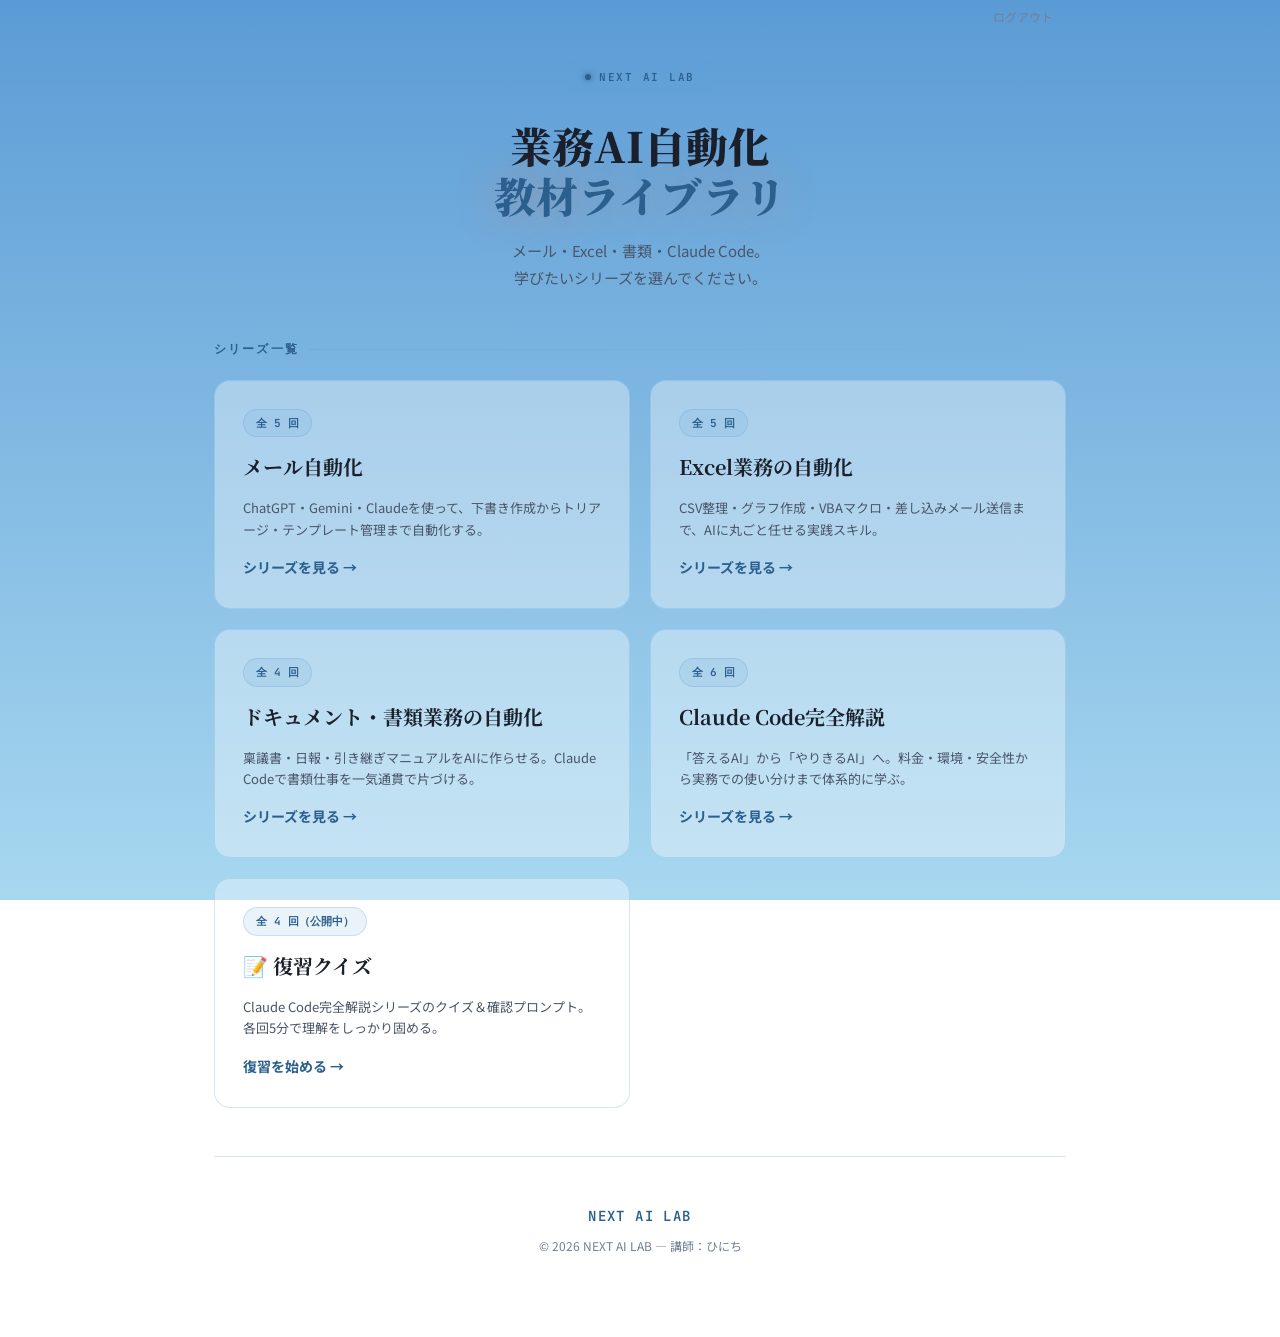
<file: index.html>
<!DOCTYPE html>
<html lang="ja">
<head>
  <meta charset="UTF-8">
  <meta name="viewport" content="width=device-width, initial-scale=1.0">
  <title>NEXT AI LAB 教材ライブラリ</title>
  <link rel="preconnect" href="https://fonts.googleapis.com">
  <link rel="preconnect" href="https://fonts.gstatic.com" crossorigin>
  <link href="https://fonts.googleapis.com/css2?family=Noto+Serif+JP:wght@400;700;900&family=Noto+Sans+JP:wght@300;400;500;700&family=JetBrains+Mono:wght@400;600&display=swap" rel="stylesheet">
  <link rel="stylesheet" href="style.css">
</head>
<body>
  <div class="wrapper wrapper--hub">
    <header>
      <a href="/api/logout" class="logout-link">ログアウト</a>
      <div class="label-badge"><span class="label-dot"></span>NEXT AI LAB</div>
      <h1>業務AI自動化<br><span>教材ライブラリ</span></h1>
      <p class="header-desc">メール・Excel・書類・Claude Code。<br>学びたいシリーズを選んでください。</p>
    </header>
    <section>
      <div class="section-title">シリーズ一覧</div>
      <div class="hub-grid">
        <a href="mail.html" class="hub-card">
          <span class="hub-card-badge">全 5 回</span>
          <div class="hub-card-title">メール自動化</div>
          <div class="hub-card-desc">ChatGPT・Gemini・Claudeを使って、下書き作成からトリアージ・テンプレート管理まで自動化する。</div>
          <span class="hub-card-cta">シリーズを見る →</span>
        </a>
        <a href="excel.html" class="hub-card">
          <span class="hub-card-badge">全 5 回</span>
          <div class="hub-card-title">Excel業務の自動化</div>
          <div class="hub-card-desc">CSV整理・グラフ作成・VBAマクロ・差し込みメール送信まで、AIに丸ごと任せる実践スキル。</div>
          <span class="hub-card-cta">シリーズを見る →</span>
        </a>
        <a href="doc.html" class="hub-card">
          <span class="hub-card-badge">全 4 回</span>
          <div class="hub-card-title">ドキュメント・書類業務の自動化</div>
          <div class="hub-card-desc">稟議書・日報・引き継ぎマニュアルをAIに作らせる。Claude Codeで書類仕事を一気通貫で片づける。</div>
          <span class="hub-card-cta">シリーズを見る →</span>
        </a>
        <a href="cc.html" class="hub-card">
          <span class="hub-card-badge">全 6 回</span>
          <div class="hub-card-title">Claude Code完全解説</div>
          <div class="hub-card-desc">「答えるAI」から「やりきるAI」へ。料金・環境・安全性から実務での使い分けまで体系的に学ぶ。</div>
          <span class="hub-card-cta">シリーズを見る →</span>
        </a>
        <a href="/review/" class="hub-card">
          <span class="hub-card-badge">全 4 回（公開中）</span>
          <div class="hub-card-title">📝 復習クイズ</div>
          <div class="hub-card-desc">Claude Code完全解説シリーズのクイズ＆確認プロンプト。各回5分で理解をしっかり固める。</div>
          <span class="hub-card-cta">復習を始める →</span>
        </a>
      </div>
    </section>
    <footer>
      <div class="footer-logo">NEXT AI LAB</div>
      <div class="footer-copy">&copy; 2026 NEXT AI LAB &mdash; 講師：ひにち</div>
    </footer>
  </div>
</body>
</html>
</file>
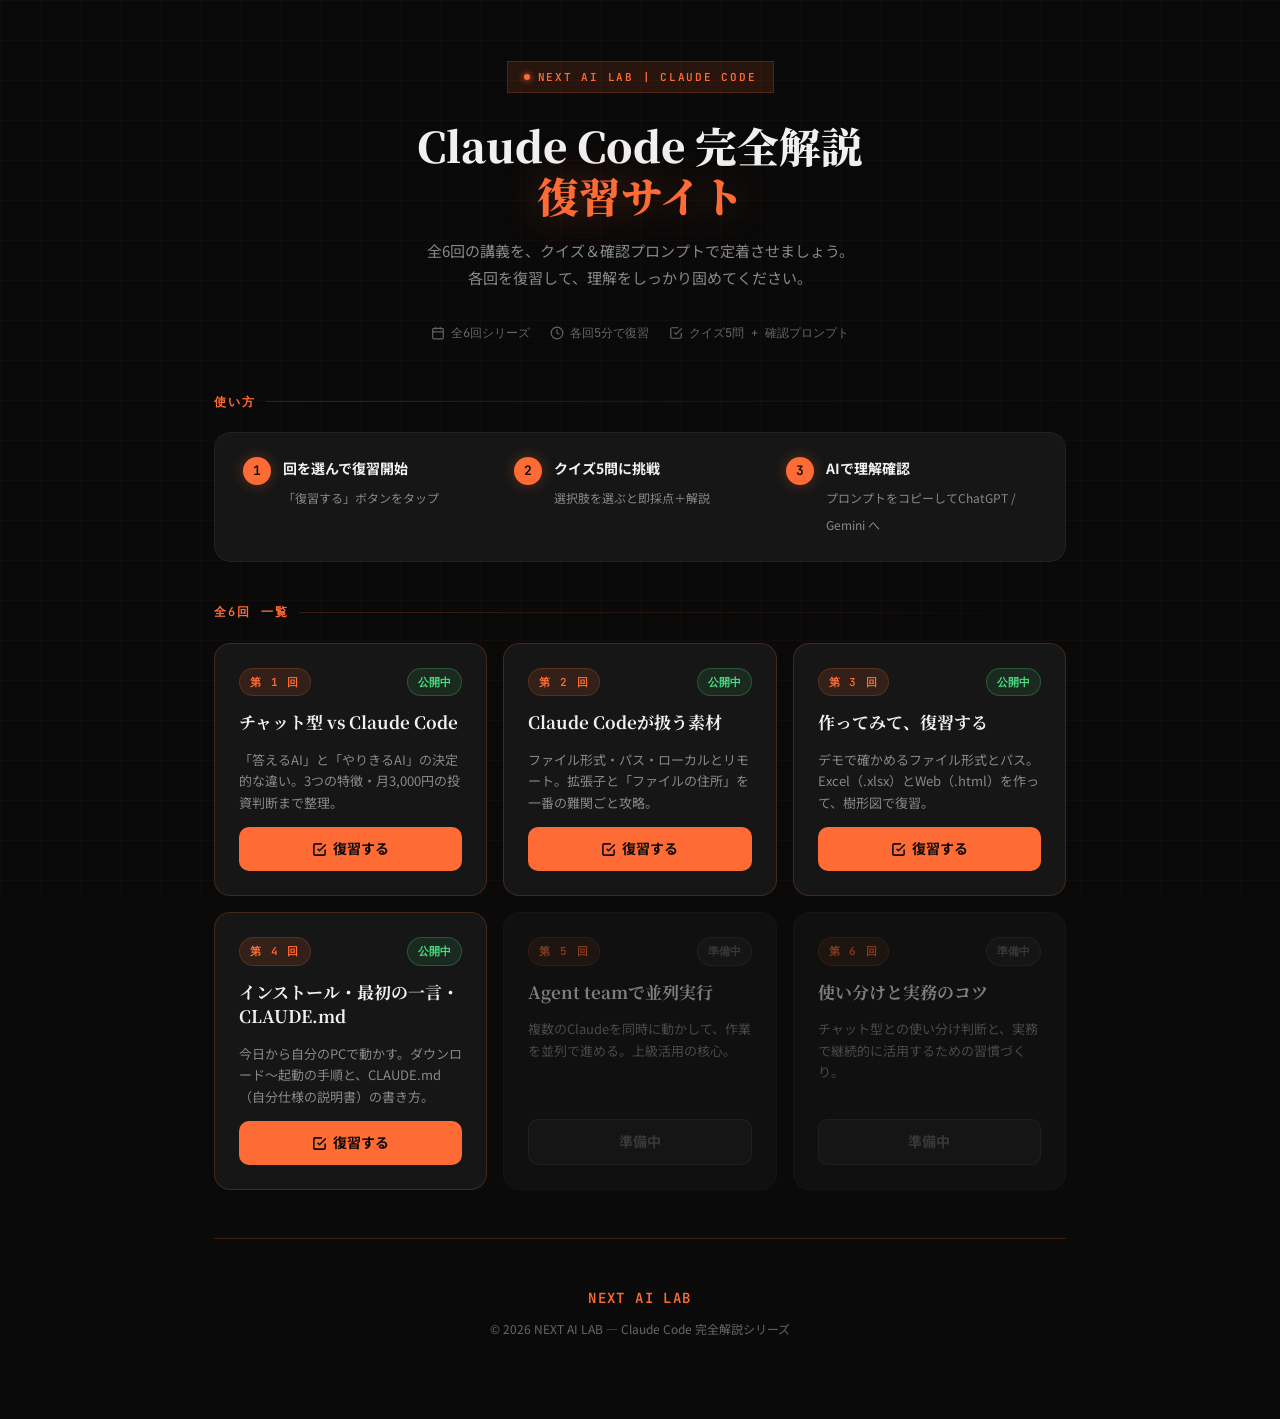
<file: review/index.html>
<!DOCTYPE html>
<html lang="ja">
<head>
  <meta charset="UTF-8">
  <meta name="viewport" content="width=device-width, initial-scale=1.0">
  <title>Claude Code 完全解説 復習サイト | NEXT AI LAB</title>
  <link rel="preconnect" href="https://fonts.googleapis.com">
  <link rel="preconnect" href="https://fonts.gstatic.com" crossorigin>
  <link href="https://fonts.googleapis.com/css2?family=Noto+Serif+JP:wght@400;700;900&family=Noto+Sans+JP:wght@300;400;500;700&family=JetBrains+Mono:wght@400;600&display=swap" rel="stylesheet">
  <style>
    *, *::before, *::after { box-sizing: border-box; margin: 0; padding: 0; }
    :root {
      --bg: #0A0A0A; --bg-card: #161616; --bg-card-hover: #1E1E1E;
      --border: rgba(255,107,53,0.2); --border-hover: rgba(255,107,53,0.55);
      --orange: #FF6B35; --orange-light: #FF8255; --orange-glow: rgba(255,107,53,0.12);
      --text: #F0F0F0; --text-muted: #888; --text-dim: #666;
      --success: #4ADE80;
      --font-serif: 'Noto Serif JP', Georgia, serif;
      --font-sans: 'Noto Sans JP', sans-serif;
      --font-mono: 'JetBrains Mono', 'Courier New', monospace;
    }
    html { scroll-behavior: smooth; }
    body { font-family: var(--font-sans); background: var(--bg); min-height: 100vh; color: var(--text); font-size: 16px; line-height: 1.7; overflow-x: hidden; }
    body::before { content: ''; position: fixed; inset: 0; background-image: linear-gradient(rgba(255,107,53,0.035) 1px, transparent 1px), linear-gradient(90deg, rgba(255,107,53,0.035) 1px, transparent 1px); background-size: 40px 40px; pointer-events: none; z-index: 0; }
    body::after { content: ''; position: fixed; inset: 0; background: repeating-linear-gradient(to bottom, transparent, transparent 2px, rgba(0,0,0,0.04) 2px, rgba(0,0,0,0.04) 4px); pointer-events: none; z-index: 0; }
    .wrapper { position: relative; z-index: 1; max-width: 900px; margin: 0 auto; padding: 0 24px 80px; }
    header { text-align: center; padding: 60px 0 48px; }
    .label-badge { display: inline-flex; align-items: center; gap: 8px; background: var(--orange-glow); border: 1px solid var(--border); color: var(--orange); font-family: var(--font-mono); font-size: 11px; font-weight: 600; letter-spacing: 0.16em; padding: 6px 16px; margin-bottom: 28px; text-transform: uppercase; }
    .label-dot { width: 6px; height: 6px; background: var(--orange); border-radius: 50%; box-shadow: 0 0 6px var(--orange); animation: dotPulse 2s ease-in-out infinite; }
    @keyframes dotPulse { 0%, 100% { opacity: 1; transform: scale(1); } 50% { opacity: 0.4; transform: scale(0.7); } }
    h1 { font-family: var(--font-serif); font-size: clamp(1.85rem, 4.2vw, 2.6rem); font-weight: 900; line-height: 1.2; margin-bottom: 16px; color: var(--text); }
    h1 span { color: var(--orange); text-shadow: 0 0 40px rgba(255,107,53,0.35); }
    .header-desc { font-size: 15px; color: var(--text-muted); max-width: 520px; margin: 0 auto; line-height: 1.8; }
    .series-meta { display: flex; align-items: center; justify-content: center; gap: 20px; margin-top: 32px; font-family: var(--font-mono); font-size: 12px; color: var(--text-dim); flex-wrap: wrap; }
    .series-meta-item { display: flex; align-items: center; gap: 6px; }
    .section-title { font-family: var(--font-mono); font-size: 12px; font-weight: 600; letter-spacing: 0.18em; text-transform: uppercase; color: var(--orange); margin-bottom: 20px; display: flex; align-items: center; gap: 10px; }
    .section-title::after { content: ''; flex: 1; height: 1px; background: linear-gradient(90deg, var(--border), transparent); }
    section { margin-bottom: 40px; }
    .howto { background: var(--bg-card); border: 1px solid #222; border-radius: 16px; padding: 24px 28px; margin-bottom: 40px; display: flex; flex-wrap: wrap; gap: 20px; }
    .howto-step { display: flex; align-items: flex-start; gap: 12px; flex: 1; min-width: 160px; }
    .howto-num { flex-shrink: 0; width: 28px; height: 28px; background: var(--orange); border-radius: 50%; display: flex; align-items: center; justify-content: center; font-family: var(--font-mono); font-size: 13px; font-weight: 600; color: #0A0A0A; box-shadow: 0 0 14px rgba(255,107,53,0.3); }
    .howto-text strong { display: block; font-size: 14px; font-weight: 700; color: var(--text); margin-bottom: 2px; }
    .howto-text span { font-size: 12px; color: var(--text-muted); }
    .cards-grid { display: grid; grid-template-columns: repeat(auto-fill, minmax(260px, 1fr)); gap: 16px; }
    .lesson-card { background: var(--bg-card); border: 1px solid #222; border-radius: 16px; padding: 24px; display: flex; flex-direction: column; gap: 14px; transition: border-color 0.2s, background 0.2s, transform 0.2s, box-shadow 0.2s; position: relative; overflow: hidden; }
    .lesson-card::before { content: ''; position: absolute; top: 0; left: 0; right: 0; height: 3px; background: var(--orange); box-shadow: 0 0 12px var(--orange); opacity: 0; transition: opacity 0.2s; }
    .lesson-card.active { cursor: pointer; border-color: var(--border); }
    .lesson-card.active:hover { border-color: var(--border-hover); background: var(--bg-card-hover); transform: translateY(-3px); box-shadow: 0 12px 40px rgba(255,107,53,0.12); }
    .lesson-card.active:hover::before { opacity: 1; }
    .lesson-card.inactive { opacity: 0.5; }
    .card-top { display: flex; align-items: center; justify-content: space-between; }
    .lesson-num { font-family: var(--font-mono); font-size: 11px; font-weight: 600; letter-spacing: 0.12em; color: var(--orange); background: var(--orange-glow); border: 1px solid var(--border); padding: 4px 10px; border-radius: 100px; }
    .badge-ready { font-family: var(--font-mono); font-size: 11px; font-weight: 600; color: var(--success); background: rgba(74,222,128,0.1); border: 1px solid rgba(74,222,128,0.25); padding: 4px 10px; border-radius: 100px; }
    .badge-soon { font-family: var(--font-mono); font-size: 11px; font-weight: 600; color: var(--text-dim); background: rgba(136,136,136,0.1); border: 1px solid rgba(136,136,136,0.2); padding: 4px 10px; border-radius: 100px; }
    .card-title { font-family: var(--font-serif); font-size: 17px; font-weight: 700; color: var(--text); line-height: 1.45; }
    .card-desc { font-size: 13px; color: var(--text-muted); line-height: 1.65; flex: 1; }
    .card-cta { display: inline-flex; align-items: center; gap: 6px; background: var(--orange); color: #0A0A0A; font-family: var(--font-sans); font-size: 14px; font-weight: 700; padding: 10px 20px; border-radius: 10px; text-decoration: none; border: none; cursor: pointer; transition: background 0.2s, transform 0.15s, box-shadow 0.2s; width: 100%; justify-content: center; }
    .card-cta:hover { background: var(--orange-light); transform: translateY(-1px); box-shadow: 0 6px 18px rgba(255,107,53,0.3); }
    .card-cta-disabled { display: inline-flex; align-items: center; justify-content: center; background: rgba(136,136,136,0.1); color: var(--text-dim); font-family: var(--font-sans); font-size: 14px; font-weight: 700; padding: 10px 20px; border-radius: 10px; border: 1px solid rgba(136,136,136,0.2); width: 100%; cursor: not-allowed; }
    footer { text-align: center; padding-top: 48px; margin-top: 48px; border-top: 1px solid var(--border); }
    .footer-logo { font-family: var(--font-mono); font-size: 14px; font-weight: 600; letter-spacing: 0.1em; color: var(--orange); margin-bottom: 8px; }
    .footer-copy { font-size: 12px; color: var(--text-dim); }
    @media (max-width: 600px) { .cards-grid { grid-template-columns: 1fr; } .howto { flex-direction: column; } header { padding: 40px 0 32px; } .series-meta { gap: 12px; } }
  </style>
</head>
<body>
  <div class="wrapper">
    <header>
      <div class="label-badge"><span class="label-dot"></span>NEXT AI LAB | Claude Code</div>
      <h1>Claude Code 完全解説<br><span>復習サイト</span></h1>
      <p class="header-desc">全6回の講義を、クイズ＆確認プロンプトで定着させましょう。<br>各回を復習して、理解をしっかり固めてください。</p>
      <div class="series-meta">
        <span class="series-meta-item"><svg width="14" height="14" viewBox="0 0 24 24" fill="none" stroke="currentColor" stroke-width="2"><rect x="3" y="4" width="18" height="18" rx="2"/><line x1="16" y1="2" x2="16" y2="6"/><line x1="8" y1="2" x2="8" y2="6"/><line x1="3" y1="10" x2="21" y2="10"/></svg>全6回シリーズ</span>
        <span class="series-meta-item"><svg width="14" height="14" viewBox="0 0 24 24" fill="none" stroke="currentColor" stroke-width="2"><circle cx="12" cy="12" r="10"/><polyline points="12 6 12 12 16 14"/></svg>各回5分で復習</span>
        <span class="series-meta-item"><svg width="14" height="14" viewBox="0 0 24 24" fill="none" stroke="currentColor" stroke-width="2"><path d="M9 11l3 3L22 4"/><path d="M21 12v7a2 2 0 01-2 2H5a2 2 0 01-2-2V5a2 2 0 012-2h11"/></svg>クイズ5問 + 確認プロンプト</span>
      </div>
    </header>
    <section>
      <div class="section-title">使い方</div>
      <div class="howto">
        <div class="howto-step"><div class="howto-num">1</div><div class="howto-text"><strong>回を選んで復習開始</strong><span>「復習する」ボタンをタップ</span></div></div>
        <div class="howto-step"><div class="howto-num">2</div><div class="howto-text"><strong>クイズ5問に挑戦</strong><span>選択肢を選ぶと即採点＋解説</span></div></div>
        <div class="howto-step"><div class="howto-num">3</div><div class="howto-text"><strong>AIで理解確認</strong><span>プロンプトをコピーしてChatGPT / Gemini へ</span></div></div>
      </div>
    </section>
    <section>
      <div class="section-title">全6回 一覧</div>
      <div class="cards-grid">
        <div class="lesson-card active">
          <div class="card-top"><span class="lesson-num">第 1 回</span><span class="badge-ready">公開中</span></div>
          <div class="card-title">チャット型 vs Claude Code</div>
          <div class="card-desc">「答えるAI」と「やりきるAI」の決定的な違い。3つの特徴・月3,000円の投資判断まで整理。</div>
          <a href="p1.html" class="card-cta"><svg width="15" height="15" viewBox="0 0 24 24" fill="none" stroke="currentColor" stroke-width="2.5"><path d="M9 11l3 3L22 4"/><path d="M21 12v7a2 2 0 01-2 2H5a2 2 0 01-2-2V5a2 2 0 012-2h11"/></svg>復習する</a>
        </div>
        <div class="lesson-card active">
          <div class="card-top"><span class="lesson-num">第 2 回</span><span class="badge-ready">公開中</span></div>
          <div class="card-title">Claude Codeが扱う素材</div>
          <div class="card-desc">ファイル形式・パス・ローカルとリモート。拡張子と「ファイルの住所」を一番の難関ごと攻略。</div>
          <a href="p2.html" class="card-cta"><svg width="15" height="15" viewBox="0 0 24 24" fill="none" stroke="currentColor" stroke-width="2.5"><path d="M9 11l3 3L22 4"/><path d="M21 12v7a2 2 0 01-2 2H5a2 2 0 01-2-2V5a2 2 0 012-2h11"/></svg>復習する</a>
        </div>
        <div class="lesson-card active">
          <div class="card-top"><span class="lesson-num">第 3 回</span><span class="badge-ready">公開中</span></div>
          <div class="card-title">作ってみて、復習する</div>
          <div class="card-desc">デモで確かめるファイル形式とパス。Excel（.xlsx）とWeb（.html）を作って、樹形図で復習。</div>
          <a href="p3.html" class="card-cta"><svg width="15" height="15" viewBox="0 0 24 24" fill="none" stroke="currentColor" stroke-width="2.5"><path d="M9 11l3 3L22 4"/><path d="M21 12v7a2 2 0 01-2 2H5a2 2 0 01-2-2V5a2 2 0 012-2h11"/></svg>復習する</a>
        </div>
        <div class="lesson-card active">
          <div class="card-top"><span class="lesson-num">第 4 回</span><span class="badge-ready">公開中</span></div>
          <div class="card-title">インストール・最初の一言・CLAUDE.md</div>
          <div class="card-desc">今日から自分のPCで動かす。ダウンロード〜起動の手順と、CLAUDE.md（自分仕様の説明書）の書き方。</div>
          <a href="p4.html" class="card-cta"><svg width="15" height="15" viewBox="0 0 24 24" fill="none" stroke="currentColor" stroke-width="2.5"><path d="M9 11l3 3L22 4"/><path d="M21 12v7a2 2 0 01-2 2H5a2 2 0 01-2-2V5a2 2 0 012-2h11"/></svg>復習する</a>
        </div>
        <div class="lesson-card inactive">
          <div class="card-top"><span class="lesson-num">第 5 回</span><span class="badge-soon">準備中</span></div>
          <div class="card-title">Agent teamで並列実行</div>
          <div class="card-desc">複数のClaudeを同時に動かして、作業を並列で進める。上級活用の核心。</div>
          <span class="card-cta-disabled">準備中</span>
        </div>
        <div class="lesson-card inactive">
          <div class="card-top"><span class="lesson-num">第 6 回</span><span class="badge-soon">準備中</span></div>
          <div class="card-title">使い分けと実務のコツ</div>
          <div class="card-desc">チャット型との使い分け判断と、実務で継続的に活用するための習慣づくり。</div>
          <span class="card-cta-disabled">準備中</span>
        </div>
      </div>
    </section>
    <footer>
      <div class="footer-logo">NEXT AI LAB</div>
      <div class="footer-copy">&copy; 2026 NEXT AI LAB &mdash; Claude Code 完全解説シリーズ</div>
    </footer>
  </div>
</body>
</html>
</file>
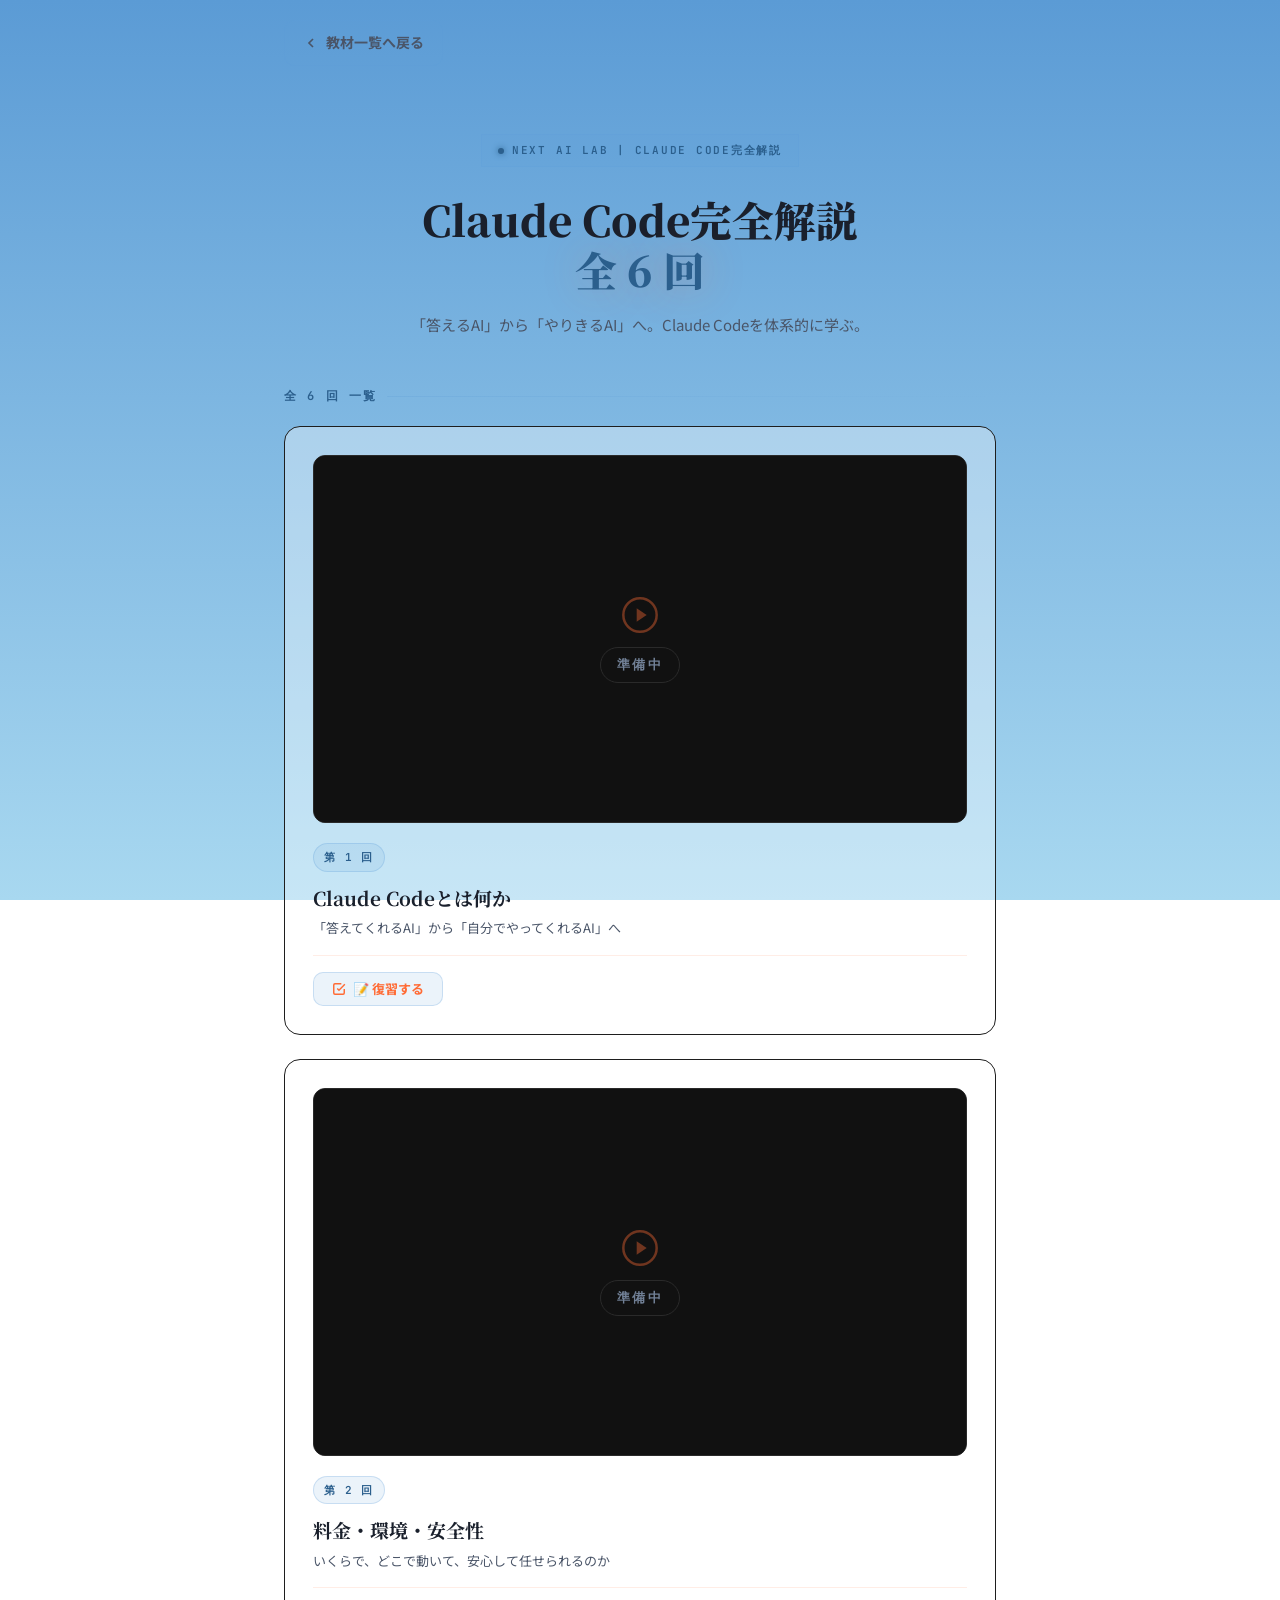
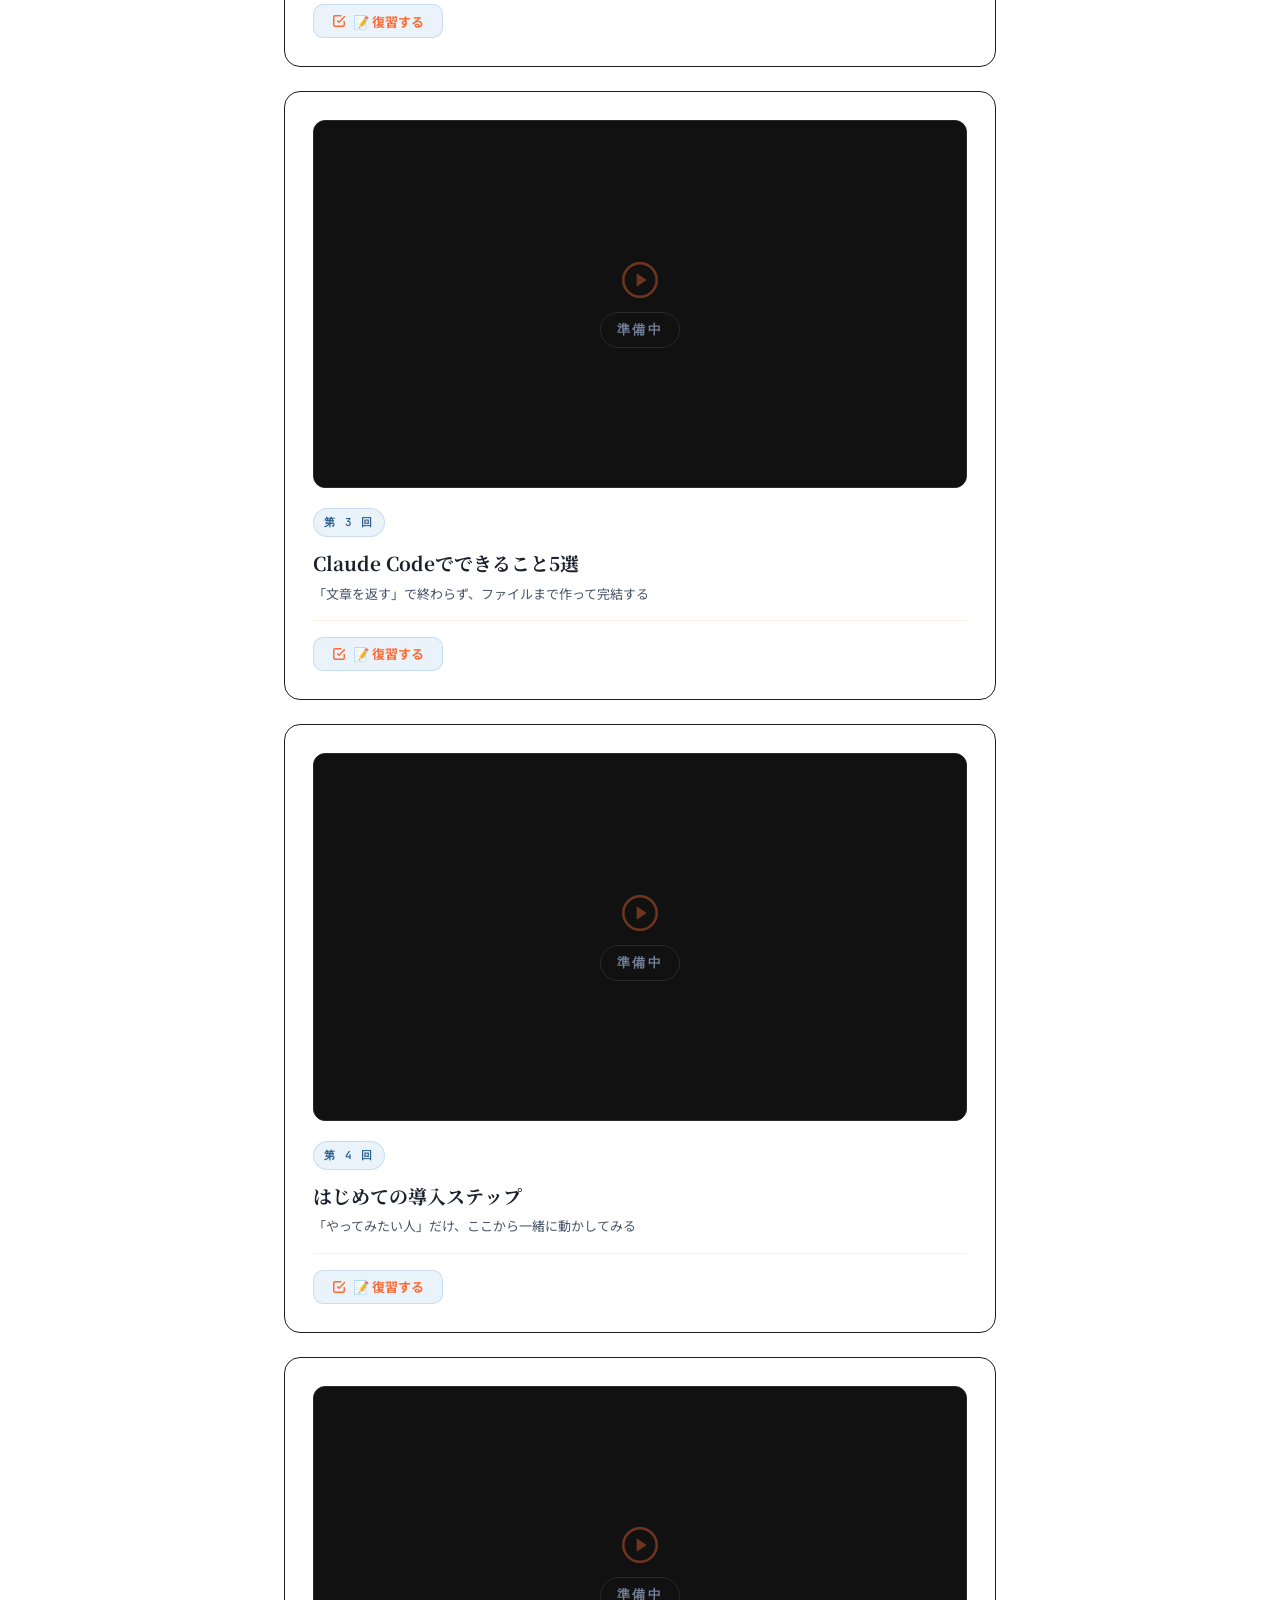
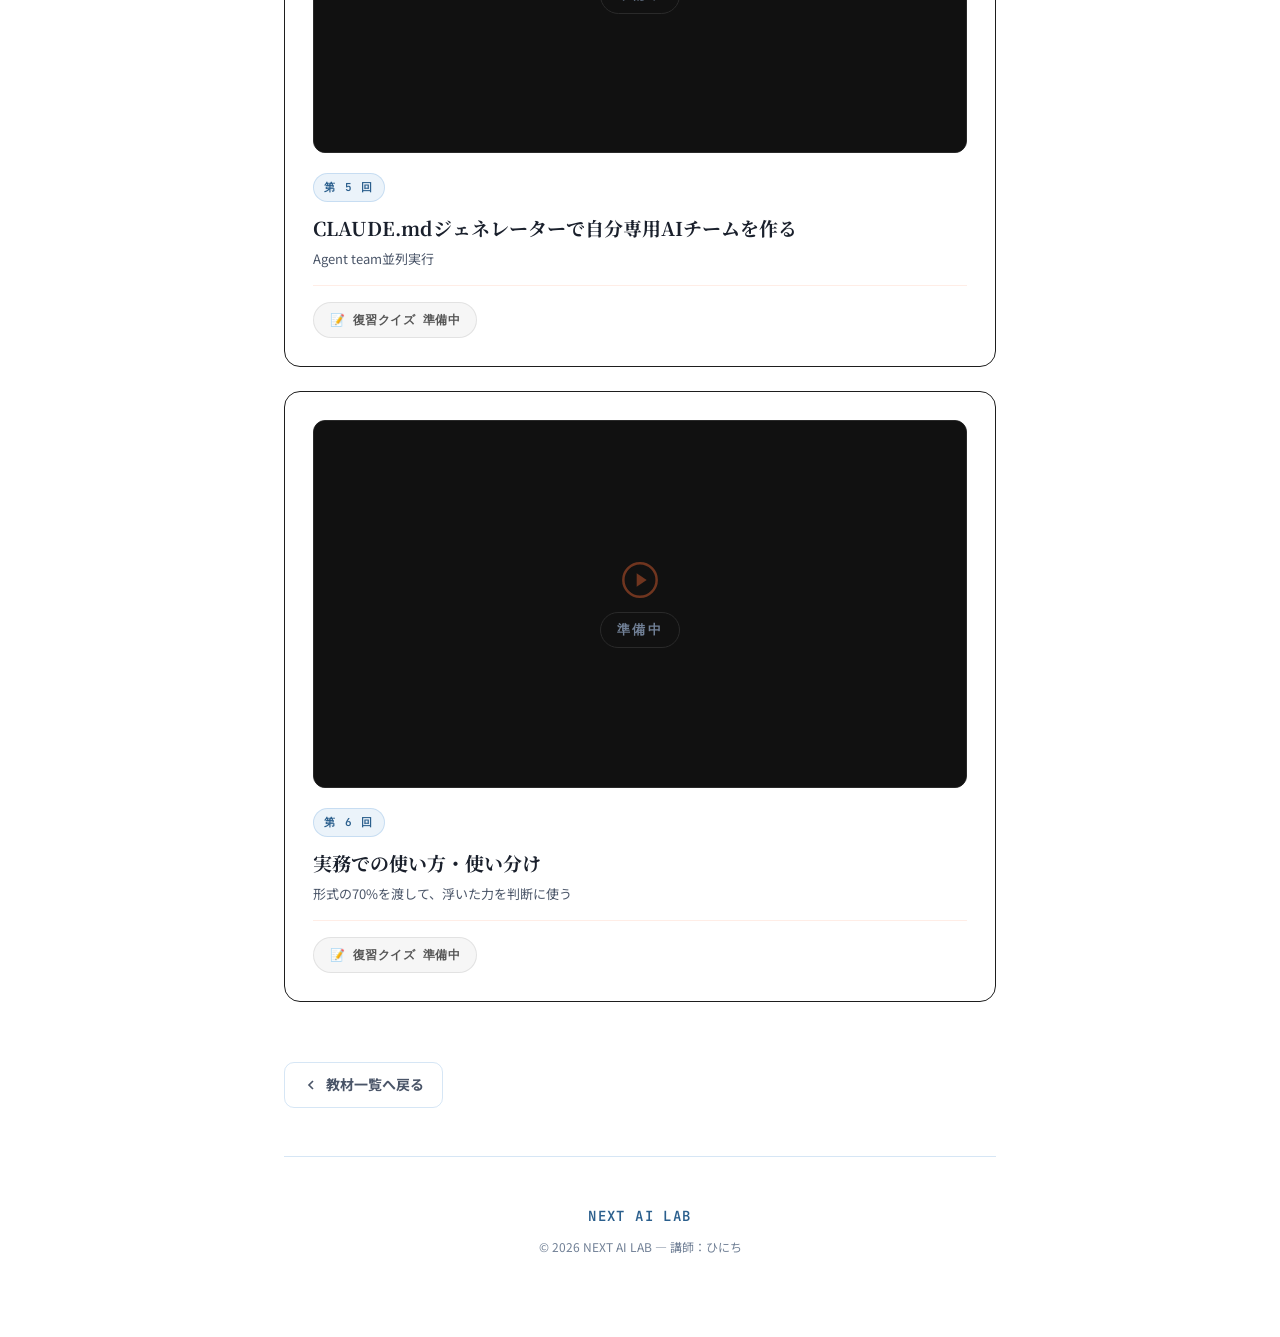
<file: cc.html>
<!DOCTYPE html>
<html lang="ja">
<head>
  <meta charset="UTF-8">
  <meta name="viewport" content="width=device-width, initial-scale=1.0">
  <title>Claude Code完全解説 全6回 | NEXT AI LAB</title>
  <link rel="preconnect" href="https://fonts.googleapis.com">
  <link rel="preconnect" href="https://fonts.gstatic.com" crossorigin>
  <link href="https://fonts.googleapis.com/css2?family=Noto+Serif+JP:wght@400;700;900&family=Noto+Sans+JP:wght@300;400;500;700&family=JetBrains+Mono:wght@400;600&display=swap" rel="stylesheet">
  <link rel="stylesheet" href="style.css">
</head>
<body>
  <div class="wrapper wrapper--series">
    <div class="back-nav">
      <a href="index.html"><svg width="16" height="16" viewBox="0 0 24 24" fill="none" stroke="currentColor" stroke-width="2.5"><polyline points="15 18 9 12 15 6"/></svg>教材一覧へ戻る</a>
    </div>
    <header>
      <div class="label-badge"><span class="label-dot"></span>NEXT AI LAB | Claude Code完全解説</div>
      <h1>Claude Code完全解説<br><span>全 6 回</span></h1>
      <p class="header-desc">「答えるAI」から「やりきるAI」へ。Claude Codeを体系的に学ぶ。</p>
    </header>
    <section>
      <div class="section-title">全 6 回 一覧</div>
      <!-- VIDEO: 第1回 ここにYouTube埋め込みURL -->
      <div class="episode-item">
        <div class="video-block">
          <iframe src="" data-src-placeholder="YouTube埋め込みURLをここに差し替えてください" frameborder="0" allow="accelerometer; autoplay; clipboard-write; encrypted-media; gyroscope; picture-in-picture" allowfullscreen title="第1回 Claude Codeとは何か"></iframe>
          <div class="video-placeholder-overlay">
            <svg width="40" height="40" viewBox="0 0 24 24" fill="none" stroke="rgba(255,107,53,0.4)" stroke-width="1.5"><circle cx="12" cy="12" r="10"/><polygon points="10 8 16 12 10 16 10 8" fill="rgba(255,107,53,0.4)" stroke="none"/></svg>
            <span class="video-placeholder-label">準備中</span>
          </div>
        </div>
        <div class="episode-meta"><span class="episode-num">第 1 回</span></div>
        <h2 class="episode-title">Claude Codeとは何か</h2>
        <p class="episode-sub">「答えてくれるAI」から「自分でやってくれるAI」へ</p>
        <div class="episode-review">
          <a href="review/p1.html" class="review-btn"><svg width="14" height="14" viewBox="0 0 24 24" fill="none" stroke="currentColor" stroke-width="2.5"><path d="M9 11l3 3L22 4"/><path d="M21 12v7a2 2 0 01-2 2H5a2 2 0 01-2-2V5a2 2 0 012-2h11"/></svg>📝 復習する</a>
        </div>
      </div>
      <!-- VIDEO: 第2回 ここにYouTube埋め込みURL -->
      <div class="episode-item">
        <div class="video-block">
          <iframe src="" data-src-placeholder="YouTube埋め込みURLをここに差し替えてください" frameborder="0" allow="accelerometer; autoplay; clipboard-write; encrypted-media; gyroscope; picture-in-picture" allowfullscreen title="第2回 料金・環境・安全性"></iframe>
          <div class="video-placeholder-overlay">
            <svg width="40" height="40" viewBox="0 0 24 24" fill="none" stroke="rgba(255,107,53,0.4)" stroke-width="1.5"><circle cx="12" cy="12" r="10"/><polygon points="10 8 16 12 10 16 10 8" fill="rgba(255,107,53,0.4)" stroke="none"/></svg>
            <span class="video-placeholder-label">準備中</span>
          </div>
        </div>
        <div class="episode-meta"><span class="episode-num">第 2 回</span></div>
        <h2 class="episode-title">料金・環境・安全性</h2>
        <p class="episode-sub">いくらで、どこで動いて、安心して任せられるのか</p>
        <div class="episode-review">
          <a href="review/p2.html" class="review-btn"><svg width="14" height="14" viewBox="0 0 24 24" fill="none" stroke="currentColor" stroke-width="2.5"><path d="M9 11l3 3L22 4"/><path d="M21 12v7a2 2 0 01-2 2H5a2 2 0 01-2-2V5a2 2 0 012-2h11"/></svg>📝 復習する</a>
        </div>
      </div>
      <!-- VIDEO: 第3回 ここにYouTube埋め込みURL -->
      <div class="episode-item">
        <div class="video-block">
          <iframe src="" data-src-placeholder="YouTube埋め込みURLをここに差し替えてください" frameborder="0" allow="accelerometer; autoplay; clipboard-write; encrypted-media; gyroscope; picture-in-picture" allowfullscreen title="第3回 Claude Codeでできること5選"></iframe>
          <div class="video-placeholder-overlay">
            <svg width="40" height="40" viewBox="0 0 24 24" fill="none" stroke="rgba(255,107,53,0.4)" stroke-width="1.5"><circle cx="12" cy="12" r="10"/><polygon points="10 8 16 12 10 16 10 8" fill="rgba(255,107,53,0.4)" stroke="none"/></svg>
            <span class="video-placeholder-label">準備中</span>
          </div>
        </div>
        <div class="episode-meta"><span class="episode-num">第 3 回</span></div>
        <h2 class="episode-title">Claude Codeでできること5選</h2>
        <p class="episode-sub">「文章を返す」で終わらず、ファイルまで作って完結する</p>
        <div class="episode-review">
          <a href="review/p3.html" class="review-btn"><svg width="14" height="14" viewBox="0 0 24 24" fill="none" stroke="currentColor" stroke-width="2.5"><path d="M9 11l3 3L22 4"/><path d="M21 12v7a2 2 0 01-2 2H5a2 2 0 01-2-2V5a2 2 0 012-2h11"/></svg>📝 復習する</a>
        </div>
      </div>
      <!-- VIDEO: 第4回 ここにYouTube埋め込みURL -->
      <div class="episode-item">
        <div class="video-block">
          <iframe src="" data-src-placeholder="YouTube埋め込みURLをここに差し替えてください" frameborder="0" allow="accelerometer; autoplay; clipboard-write; encrypted-media; gyroscope; picture-in-picture" allowfullscreen title="第4回 はじめての導入ステップ"></iframe>
          <div class="video-placeholder-overlay">
            <svg width="40" height="40" viewBox="0 0 24 24" fill="none" stroke="rgba(255,107,53,0.4)" stroke-width="1.5"><circle cx="12" cy="12" r="10"/><polygon points="10 8 16 12 10 16 10 8" fill="rgba(255,107,53,0.4)" stroke="none"/></svg>
            <span class="video-placeholder-label">準備中</span>
          </div>
        </div>
        <div class="episode-meta"><span class="episode-num">第 4 回</span></div>
        <h2 class="episode-title">はじめての導入ステップ</h2>
        <p class="episode-sub">「やってみたい人」だけ、ここから一緒に動かしてみる</p>
        <div class="episode-review">
          <a href="review/p4.html" class="review-btn"><svg width="14" height="14" viewBox="0 0 24 24" fill="none" stroke="currentColor" stroke-width="2.5"><path d="M9 11l3 3L22 4"/><path d="M21 12v7a2 2 0 01-2 2H5a2 2 0 01-2-2V5a2 2 0 012-2h11"/></svg>📝 復習する</a>
        </div>
      </div>
      <!-- VIDEO: 第5回 ここにYouTube埋め込みURL -->
      <div class="episode-item">
        <div class="video-block">
          <iframe src="" data-src-placeholder="YouTube埋め込みURLをここに差し替えてください" frameborder="0" allow="accelerometer; autoplay; clipboard-write; encrypted-media; gyroscope; picture-in-picture" allowfullscreen title="第5回 CLAUDE.mdジェネレーターで自分専用AIチームを作る"></iframe>
          <div class="video-placeholder-overlay">
            <svg width="40" height="40" viewBox="0 0 24 24" fill="none" stroke="rgba(255,107,53,0.4)" stroke-width="1.5"><circle cx="12" cy="12" r="10"/><polygon points="10 8 16 12 10 16 10 8" fill="rgba(255,107,53,0.4)" stroke="none"/></svg>
            <span class="video-placeholder-label">準備中</span>
          </div>
        </div>
        <div class="episode-meta"><span class="episode-num">第 5 回</span></div>
        <h2 class="episode-title">CLAUDE.mdジェネレーターで自分専用AIチームを作る</h2>
        <p class="episode-sub">Agent team並列実行</p>
        <div class="episode-review">
          <span class="review-btn-soon">📝 復習クイズ 準備中</span>
        </div>
      </div>
      <!-- VIDEO: 第6回 ここにYouTube埋め込みURL -->
      <div class="episode-item">
        <div class="video-block">
          <iframe src="" data-src-placeholder="YouTube埋め込みURLをここに差し替えてください" frameborder="0" allow="accelerometer; autoplay; clipboard-write; encrypted-media; gyroscope; picture-in-picture" allowfullscreen title="第6回 実務での使い方・使い分け"></iframe>
          <div class="video-placeholder-overlay">
            <svg width="40" height="40" viewBox="0 0 24 24" fill="none" stroke="rgba(255,107,53,0.4)" stroke-width="1.5"><circle cx="12" cy="12" r="10"/><polygon points="10 8 16 12 10 16 10 8" fill="rgba(255,107,53,0.4)" stroke="none"/></svg>
            <span class="video-placeholder-label">準備中</span>
          </div>
        </div>
        <div class="episode-meta"><span class="episode-num">第 6 回</span></div>
        <h2 class="episode-title">実務での使い方・使い分け</h2>
        <p class="episode-sub">形式の70%を渡して、浮いた力を判断に使う</p>
        <div class="episode-review">
          <span class="review-btn-soon">📝 復習クイズ 準備中</span>
        </div>
      </div>
    </section>
    <div class="back-nav">
      <a href="index.html"><svg width="16" height="16" viewBox="0 0 24 24" fill="none" stroke="currentColor" stroke-width="2.5"><polyline points="15 18 9 12 15 6"/></svg>教材一覧へ戻る</a>
    </div>
    <footer>
      <div class="footer-logo">NEXT AI LAB</div>
      <div class="footer-copy">&copy; 2026 NEXT AI LAB &mdash; 講師：ひにち</div>
    </footer>
  </div>
</body>
</html>
</file>
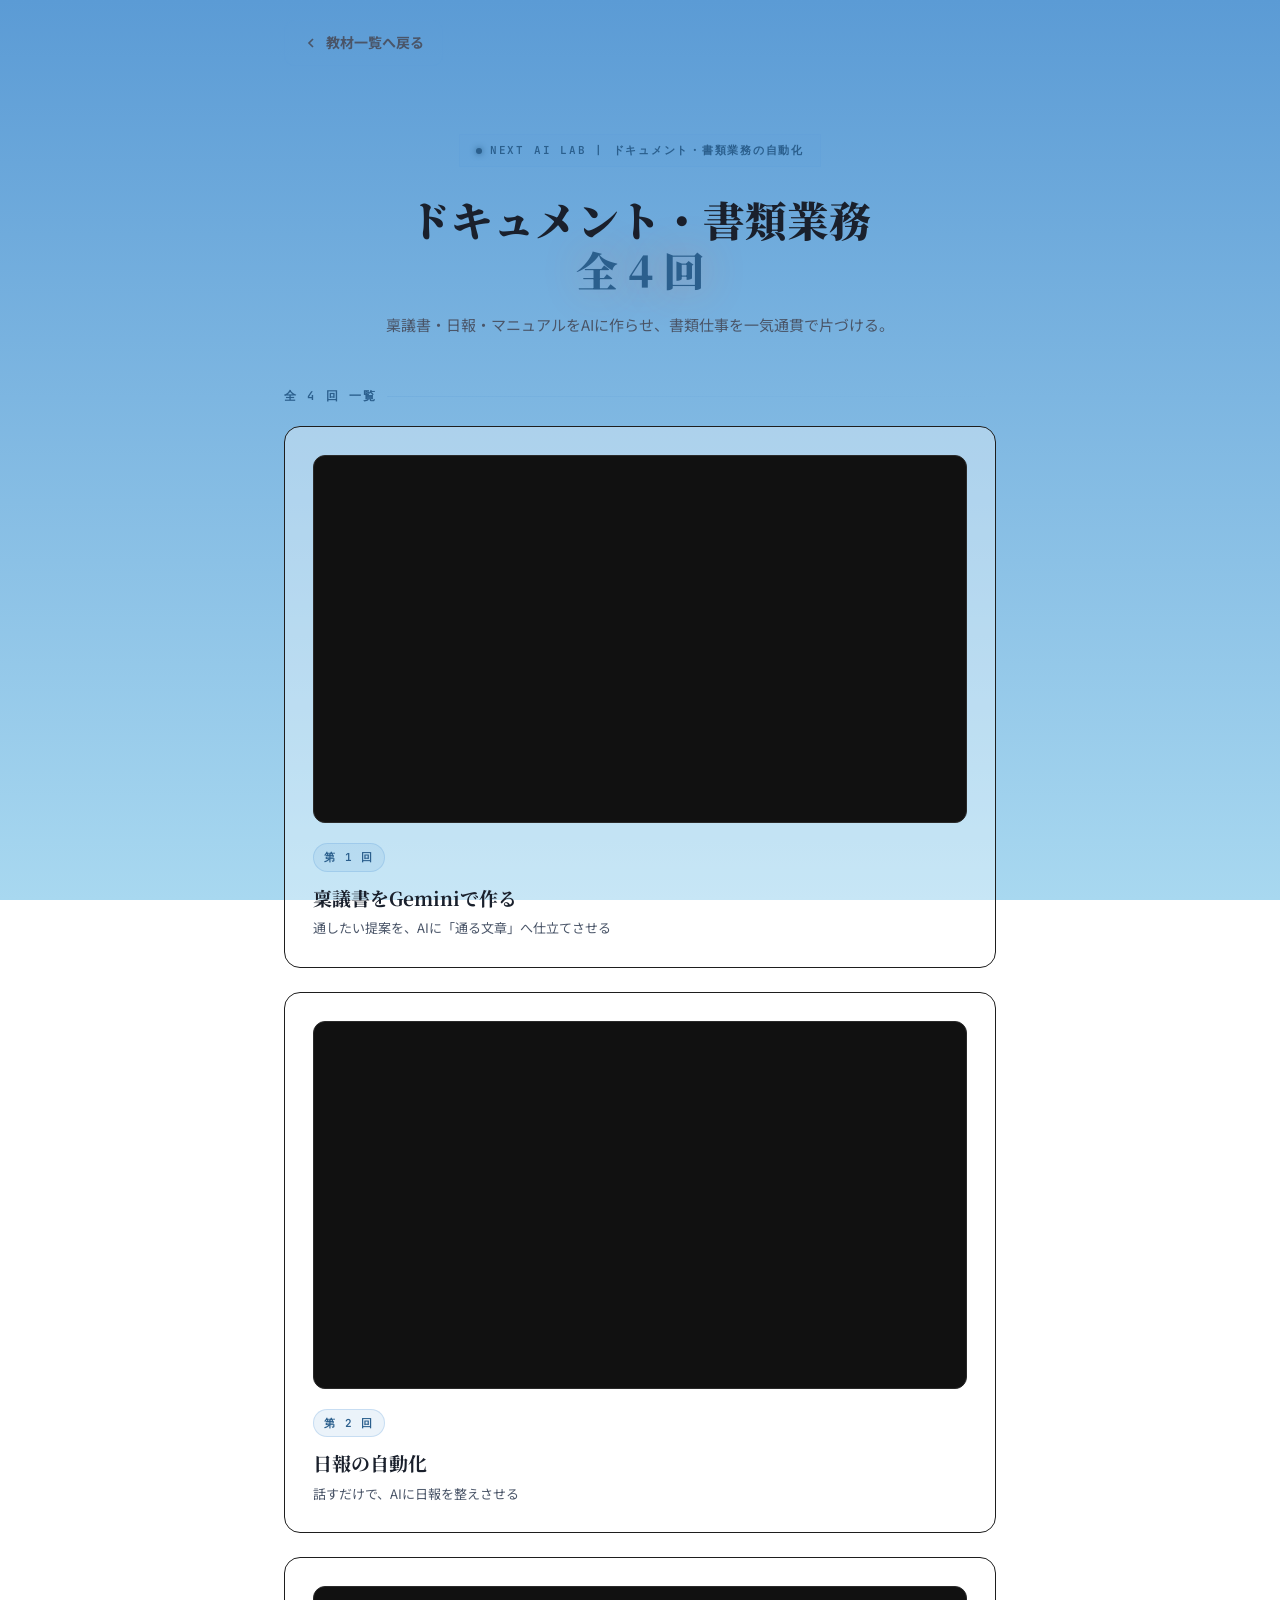
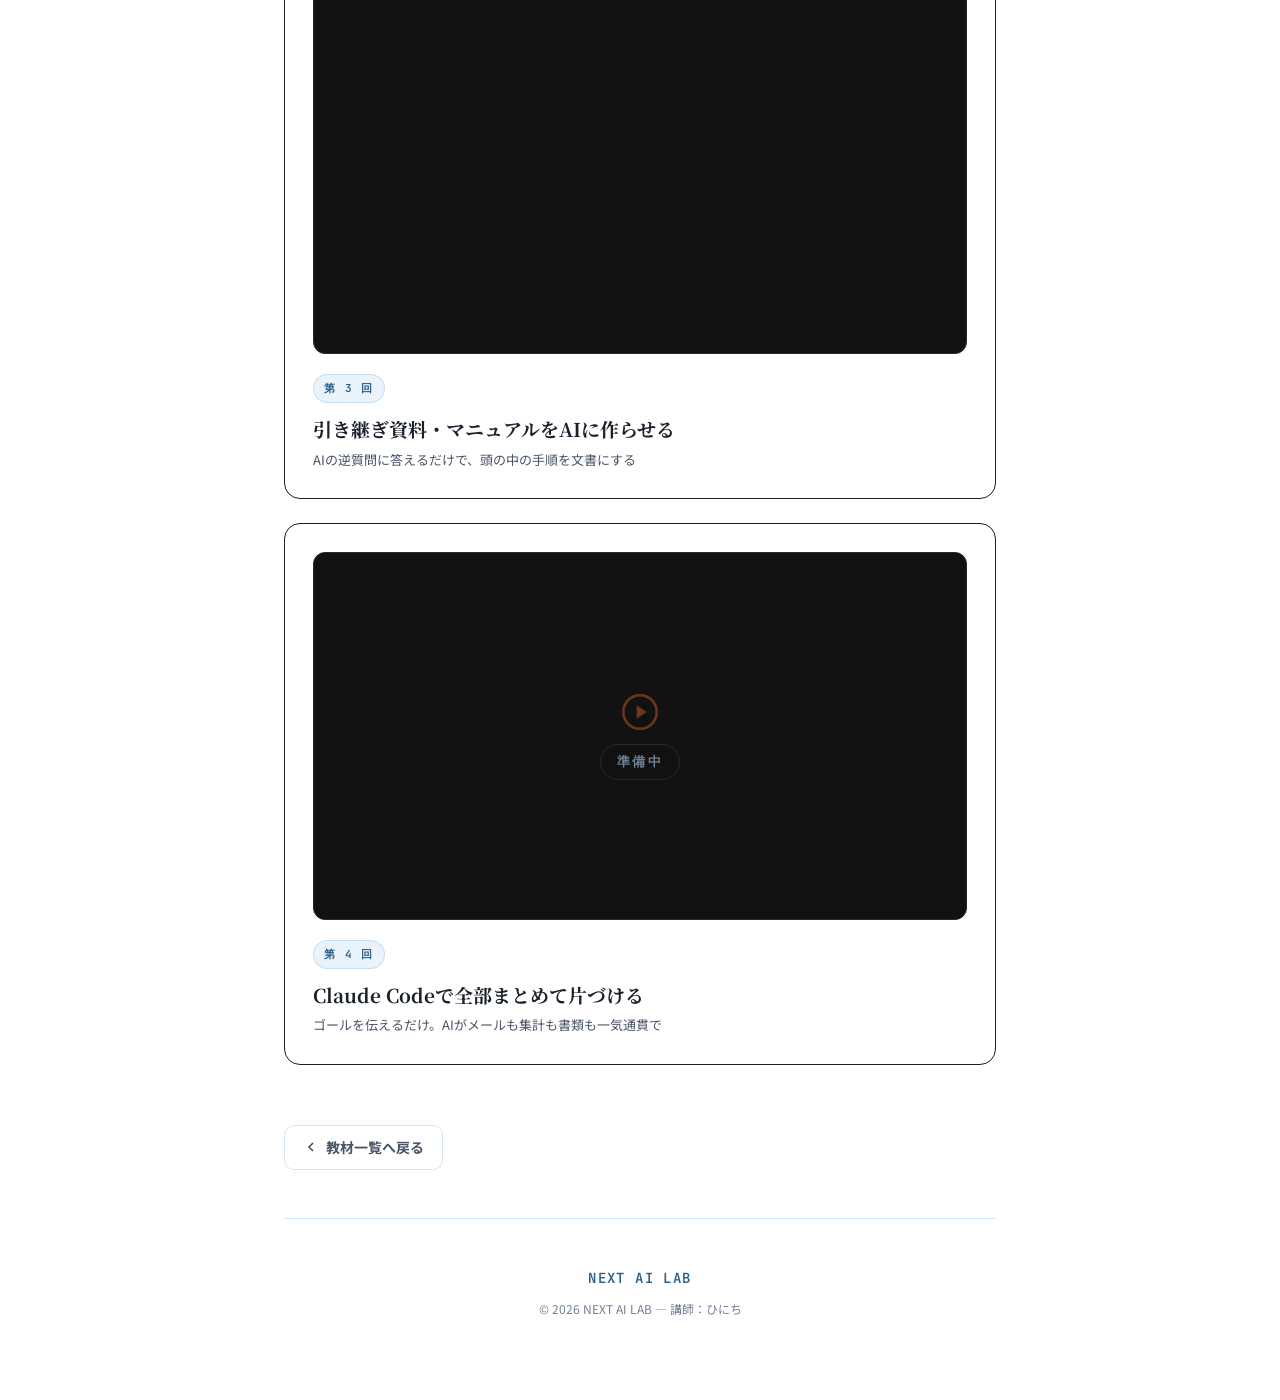
<file: doc.html>
<!DOCTYPE html>
<html lang="ja">
<head>
  <meta charset="UTF-8">
  <meta name="viewport" content="width=device-width, initial-scale=1.0">
  <title>ドキュメント・書類業務の自動化 全4回 | NEXT AI LAB</title>
  <link rel="preconnect" href="https://fonts.googleapis.com">
  <link rel="preconnect" href="https://fonts.gstatic.com" crossorigin>
  <link href="https://fonts.googleapis.com/css2?family=Noto+Serif+JP:wght@400;700;900&family=Noto+Sans+JP:wght@300;400;500;700&family=JetBrains+Mono:wght@400;600&display=swap" rel="stylesheet">
  <link rel="stylesheet" href="style.css">
</head>
<body>
  <div class="wrapper wrapper--series">
    <div class="back-nav">
      <a href="index.html"><svg width="16" height="16" viewBox="0 0 24 24" fill="none" stroke="currentColor" stroke-width="2.5"><polyline points="15 18 9 12 15 6"/></svg>教材一覧へ戻る</a>
    </div>
    <header>
      <div class="label-badge"><span class="label-dot"></span>NEXT AI LAB | ドキュメント・書類業務の自動化</div>
      <h1>ドキュメント・書類業務<br><span>全 4 回</span></h1>
      <p class="header-desc">稟議書・日報・マニュアルをAIに作らせ、書類仕事を一気通貫で片づける。</p>
    </header>
    <section>
      <div class="section-title">全 4 回 一覧</div>
      <!-- VIDEO: 第1回 Cloudflare Stream 設定済み -->
      <div class="episode-item">
        <div class="video-block">
          <iframe src="https://iframe.videodelivery.net/d5438446ea846c31def396107a79ffb7" frameborder="0" allow="accelerometer; autoplay; clipboard-write; encrypted-media; gyroscope; picture-in-picture" allowfullscreen title="第1回 稟議書をGeminiで作る" sandbox="allow-scripts allow-same-origin allow-presentation" referrerpolicy="strict-origin" loading="lazy"></iframe>
        </div>
        <div class="episode-meta"><span class="episode-num">第 1 回</span></div>
        <h2 class="episode-title">稟議書をGeminiで作る</h2>
        <p class="episode-sub">通したい提案を、AIに「通る文章」へ仕立てさせる</p>
      </div>
      <!-- VIDEO: 第2回 Cloudflare Stream 設定済み -->
      <div class="episode-item">
        <div class="video-block">
          <iframe src="https://iframe.videodelivery.net/fa0c3ae35e841b89b5e7696f23391272" frameborder="0" allow="accelerometer; autoplay; clipboard-write; encrypted-media; gyroscope; picture-in-picture" allowfullscreen title="第2回 日報の自動化" sandbox="allow-scripts allow-same-origin allow-presentation" referrerpolicy="strict-origin" loading="lazy"></iframe>
        </div>
        <div class="episode-meta"><span class="episode-num">第 2 回</span></div>
        <h2 class="episode-title">日報の自動化</h2>
        <p class="episode-sub">話すだけで、AIに日報を整えさせる</p>
      </div>
      <!-- VIDEO: 第3回 Cloudflare Stream 設定済み -->
      <div class="episode-item">
        <div class="video-block">
          <iframe src="https://iframe.videodelivery.net/cda3cc9e8f8b57a8afe0b6b9a071007c" frameborder="0" allow="accelerometer; autoplay; clipboard-write; encrypted-media; gyroscope; picture-in-picture" allowfullscreen title="第3回 引き継ぎ資料・マニュアルをAIに作らせる" sandbox="allow-scripts allow-same-origin allow-presentation" referrerpolicy="strict-origin" loading="lazy"></iframe>
        </div>
        <div class="episode-meta"><span class="episode-num">第 3 回</span></div>
        <h2 class="episode-title">引き継ぎ資料・マニュアルをAIに作らせる</h2>
        <p class="episode-sub">AIの逆質問に答えるだけで、頭の中の手順を文書にする</p>
      </div>
      <!-- VIDEO: 第4回 ここにYouTube埋め込みURL -->
      <div class="episode-item">
        <div class="video-block">
          <iframe src="" data-src-placeholder="YouTube埋め込みURLをここに差し替えてください" frameborder="0" allow="accelerometer; autoplay; clipboard-write; encrypted-media; gyroscope; picture-in-picture" allowfullscreen title="第4回 Claude Codeで全部まとめて片づける"></iframe>
          <div class="video-placeholder-overlay">
            <svg width="40" height="40" viewBox="0 0 24 24" fill="none" stroke="rgba(255,107,53,0.4)" stroke-width="1.5"><circle cx="12" cy="12" r="10"/><polygon points="10 8 16 12 10 16 10 8" fill="rgba(255,107,53,0.4)" stroke="none"/></svg>
            <span class="video-placeholder-label">準備中</span>
          </div>
        </div>
        <div class="episode-meta"><span class="episode-num">第 4 回</span></div>
        <h2 class="episode-title">Claude Codeで全部まとめて片づける</h2>
        <p class="episode-sub">ゴールを伝えるだけ。AIがメールも集計も書類も一気通貫で</p>
      </div>
    </section>
    <div class="back-nav">
      <a href="index.html"><svg width="16" height="16" viewBox="0 0 24 24" fill="none" stroke="currentColor" stroke-width="2.5"><polyline points="15 18 9 12 15 6"/></svg>教材一覧へ戻る</a>
    </div>
    <footer>
      <div class="footer-logo">NEXT AI LAB</div>
      <div class="footer-copy">&copy; 2026 NEXT AI LAB &mdash; 講師：ひにち</div>
    </footer>
  </div>
</body>
</html>
</file>
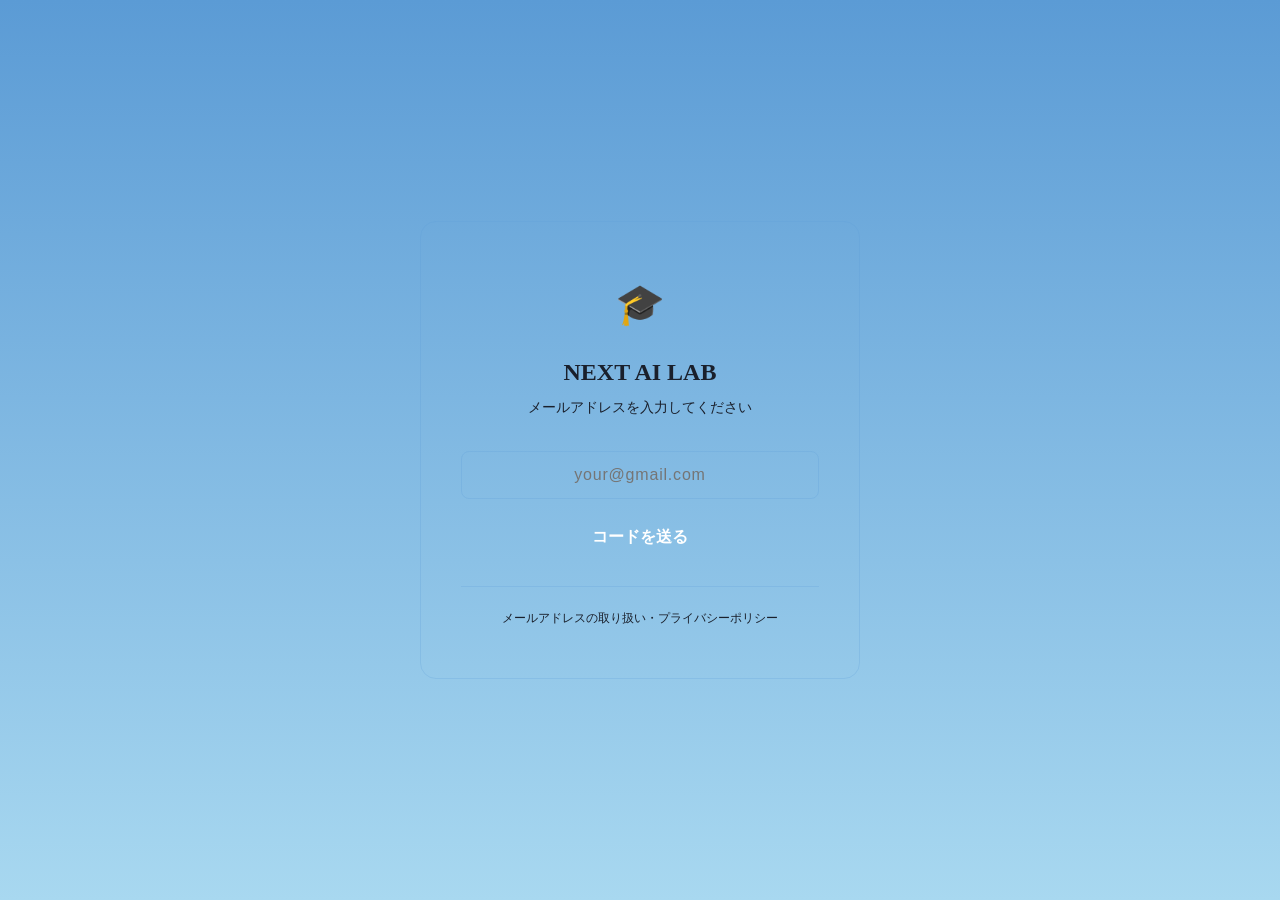
<file: login.html>
<!DOCTYPE html>
<html lang="ja">
<head>
  <meta charset="UTF-8">
  <meta name="viewport" content="width=device-width, initial-scale=1.0">
  <title>ログイン | NEXT AI LAB</title>
  <link rel="stylesheet" href="style.css">
  <style>
    body { display:flex; align-items:center; justify-content:center; min-height:100vh; }
    .card {
      background:var(--surface); border:1px solid var(--border);
      border-radius:16px; padding:3rem 2.5rem;
      max-width:440px; width:100%; text-align:center;
    }
    .logo { font-size:2.5rem; margin-bottom:1.25rem; }
    h1 { font-size:1.5rem; font-weight:700; margin-bottom:.5rem; }
    .sub { color:var(--text-secondary); font-size:.9rem; margin-bottom:2rem; line-height:1.7; }
    .step { display:none; flex-direction:column; gap:.875rem; }
    .step.active { display:flex; }
    input {
      background:var(--bg); border:1px solid var(--border); color:var(--text);
      padding:.875rem 1rem; border-radius:8px; font-size:1rem;
      width:100%; box-sizing:border-box; transition:border-color .2s;
      text-align:center; letter-spacing:.05em;
    }
    input:focus { outline:none; border-color:var(--accent); }
    button {
      background:var(--accent); color:#fff; border:none;
      padding:.875rem; border-radius:8px; font-size:1rem;
      font-weight:600; cursor:pointer; transition:opacity .2s;
    }
    button:hover:not(:disabled) { opacity:.85; }
    button:disabled { opacity:.45; cursor:not-allowed; }
    .msg {
      margin-top:1rem; padding:.875rem 1rem; border-radius:8px;
      font-size:.875rem; display:none; line-height:1.5;
    }
    .msg.ok  { background:rgba(16,185,129,.12); border:1px solid rgba(16,185,129,.35); color:#10b981; }
    .msg.err { background:rgba(239,68,68,.12);  border:1px solid rgba(239,68,68,.35);  color:#ef4444; }
    .back { background:none; border:none; color:var(--text-secondary); font-size:.85rem;
            cursor:pointer; padding:.25rem; text-decoration:underline; margin-top:.25rem; }
    .hint { margin-top:2rem; font-size:.78rem; color:var(--text-secondary); line-height:1.6; }
    .hint a { color:var(--accent); }
    .privacy { margin-top:1.5rem; border-top:1px solid var(--border); padding-top:1rem; text-align:center; }
    .privacy-link { font-size:.78rem; color:var(--text-secondary); text-decoration:none; }
    .privacy-link:hover { color:var(--accent); }
  </style>
</head>
<body>
<div class="card">
  <div class="logo">🎓</div>
  <h1>NEXT AI LAB</h1>
  <p class="sub" id="subText">メールアドレスを入力してください</p>

  <!-- STEP 1: メール入力 -->
  <div class="step active" id="step1">
    <input type="email" id="emailInput" placeholder="your@gmail.com" autocomplete="email">
    <button id="sendBtn">コードを送る</button>
  </div>

  <!-- STEP 2: コード入力 -->
  <div class="step" id="step2">
    <input type="text" id="otpInput" placeholder="6桁のコード" inputmode="numeric"
           maxlength="6" autocomplete="one-time-code">
    <button id="verifyBtn">ログイン</button>
    <button class="back" id="backBtn">← メールアドレスを変更する</button>
  </div>

  <div class="msg" id="msg"></div>

  <div class="privacy">
    <a href="/privacy" target="_blank" class="privacy-link">メールアドレスの取り扱い・プライバシーポリシー</a>
  </div>
</div>

<script>
  let pendingToken = '';

  const step1 = document.getElementById('step1');
  const step2 = document.getElementById('step2');
  const subText = document.getElementById('subText');
  const emailInput = document.getElementById('emailInput');
  const otpInput   = document.getElementById('otpInput');
  const sendBtn    = document.getElementById('sendBtn');
  const verifyBtn  = document.getElementById('verifyBtn');
  const backBtn    = document.getElementById('backBtn');
  const msg        = document.getElementById('msg');

  function showMsg(text, type) {
    msg.textContent = text;
    msg.className = 'msg ' + type;
    msg.style.display = 'block';
  }

  // STEP 1: コード送信
  sendBtn.addEventListener('click', async () => {
    const email = emailInput.value.trim();
    if (!email) return;

    sendBtn.disabled = true;
    sendBtn.textContent = '送信中…';
    msg.style.display = 'none';

    try {
      const res  = await fetch('/api/send-otp', {
        method: 'POST',
        headers: { 'Content-Type': 'application/json' },
        body: JSON.stringify({ email }),
      });
      const data = await res.json();

      if (data.success) {
        pendingToken = data.pendingToken;
        step1.classList.remove('active');
        step2.classList.add('active');
        subText.textContent = `${email} にコードを送りました`;
        otpInput.focus();
      } else {
        showMsg(data.error || 'エラーが発生しました', 'err');
        sendBtn.disabled = false;
        sendBtn.textContent = 'コードを送る';
      }
    } catch {
      showMsg('ネットワークエラーが発生しました', 'err');
      sendBtn.disabled = false;
      sendBtn.textContent = 'コードを送る';
    }
  });

  // STEP 2: OTP検証
  verifyBtn.addEventListener('click', async () => {
    const otp = otpInput.value.trim();
    if (!otp) return;

    verifyBtn.disabled = true;
    verifyBtn.textContent = '確認中…';
    msg.style.display = 'none';

    try {
      const res  = await fetch('/api/verify-otp', {
        method: 'POST',
        headers: { 'Content-Type': 'application/json' },
        body: JSON.stringify({ pendingToken, otp }),
      });
      const data = await res.json();

      if (data.success) {
        showMsg('ログイン成功！ページを移動します…', 'ok');
        setTimeout(() => { window.location.href = '/'; }, 800);
      } else {
        showMsg(data.error || 'コードが正しくありません', 'err');
        verifyBtn.disabled = false;
        verifyBtn.textContent = 'ログイン';
      }
    } catch {
      showMsg('ネットワークエラーが発生しました', 'err');
      verifyBtn.disabled = false;
      verifyBtn.textContent = 'ログイン';
    }
  });

  // 戻るボタン
  backBtn.addEventListener('click', () => {
    step2.classList.remove('active');
    step1.classList.add('active');
    subText.textContent = 'メールアドレスを入力してください';
    sendBtn.disabled = false;
    sendBtn.textContent = 'コードを送る';
    msg.style.display = 'none';
    otpInput.value = '';
  });

  // Enterキー対応
  emailInput.addEventListener('keydown', e => { if (e.key === 'Enter') sendBtn.click(); });
  otpInput.addEventListener('keydown',   e => { if (e.key === 'Enter') verifyBtn.click(); });

</script>
</body>
</html>
</file>
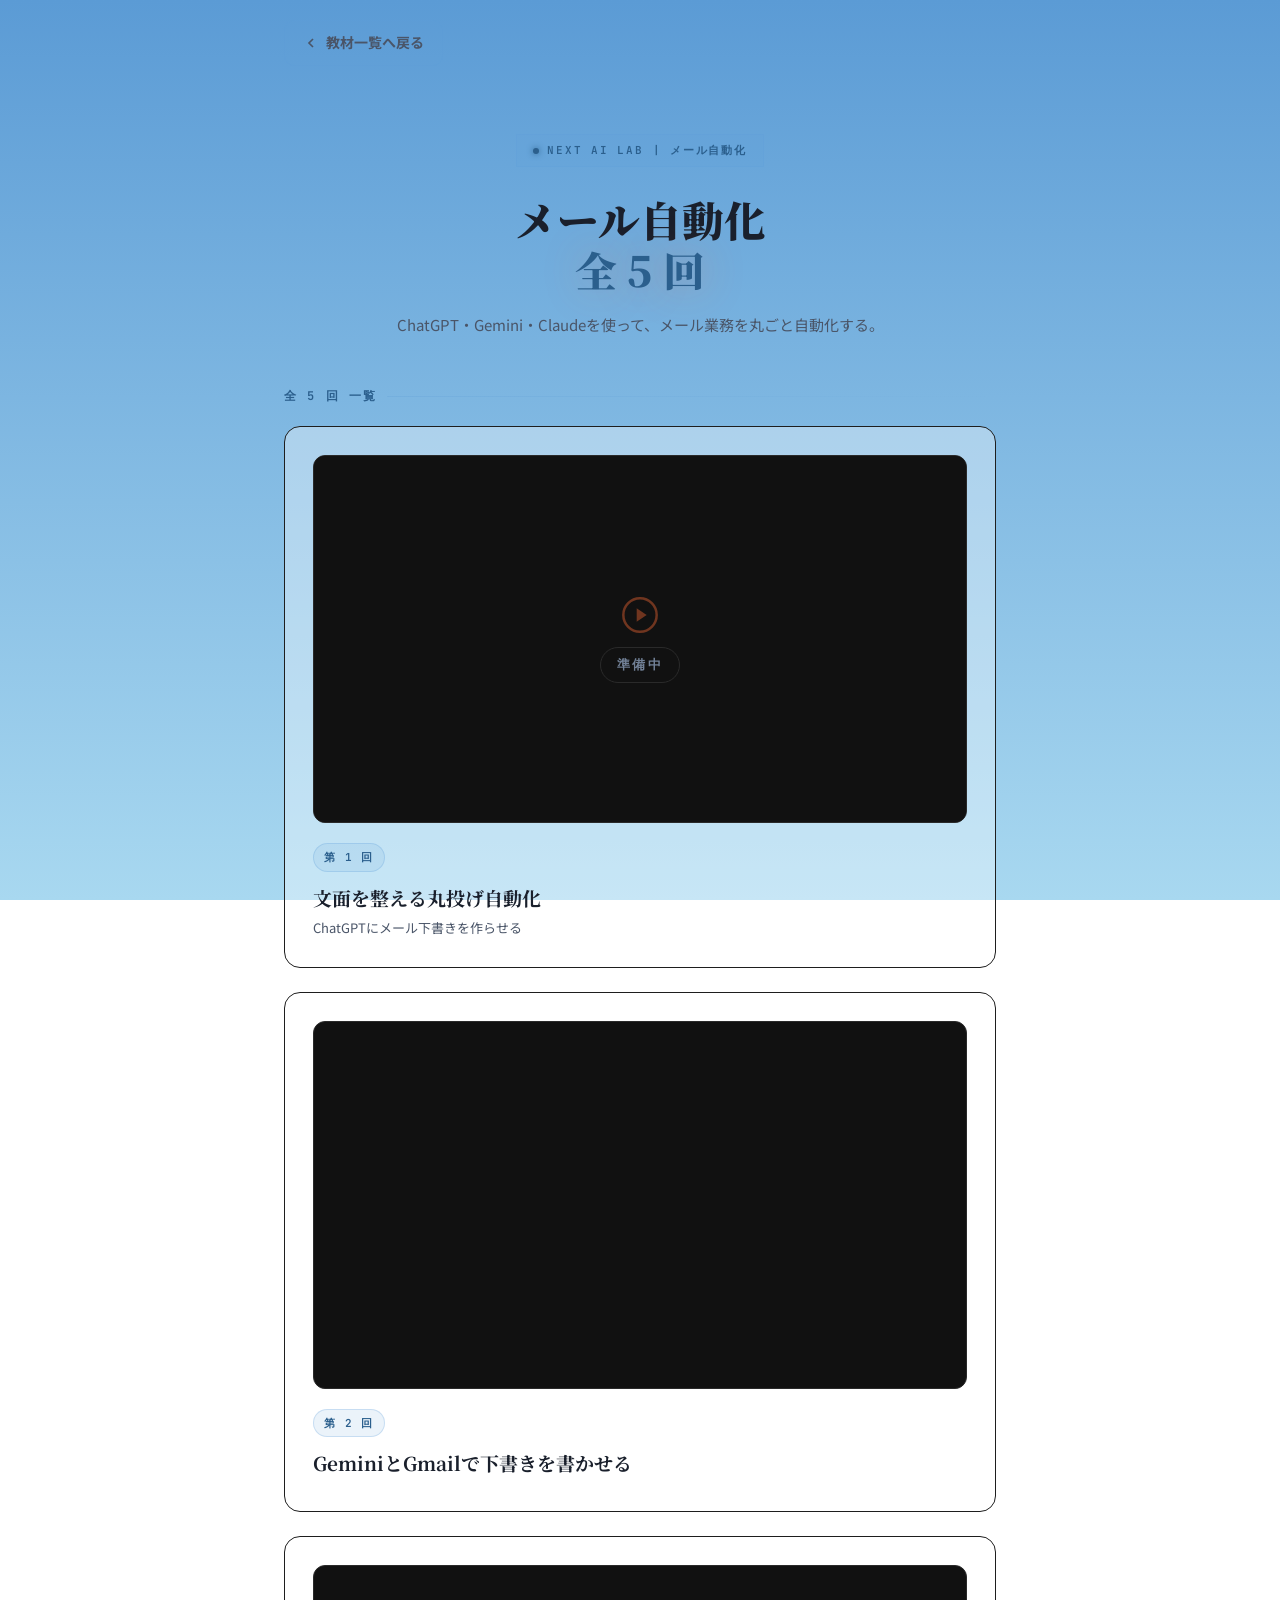
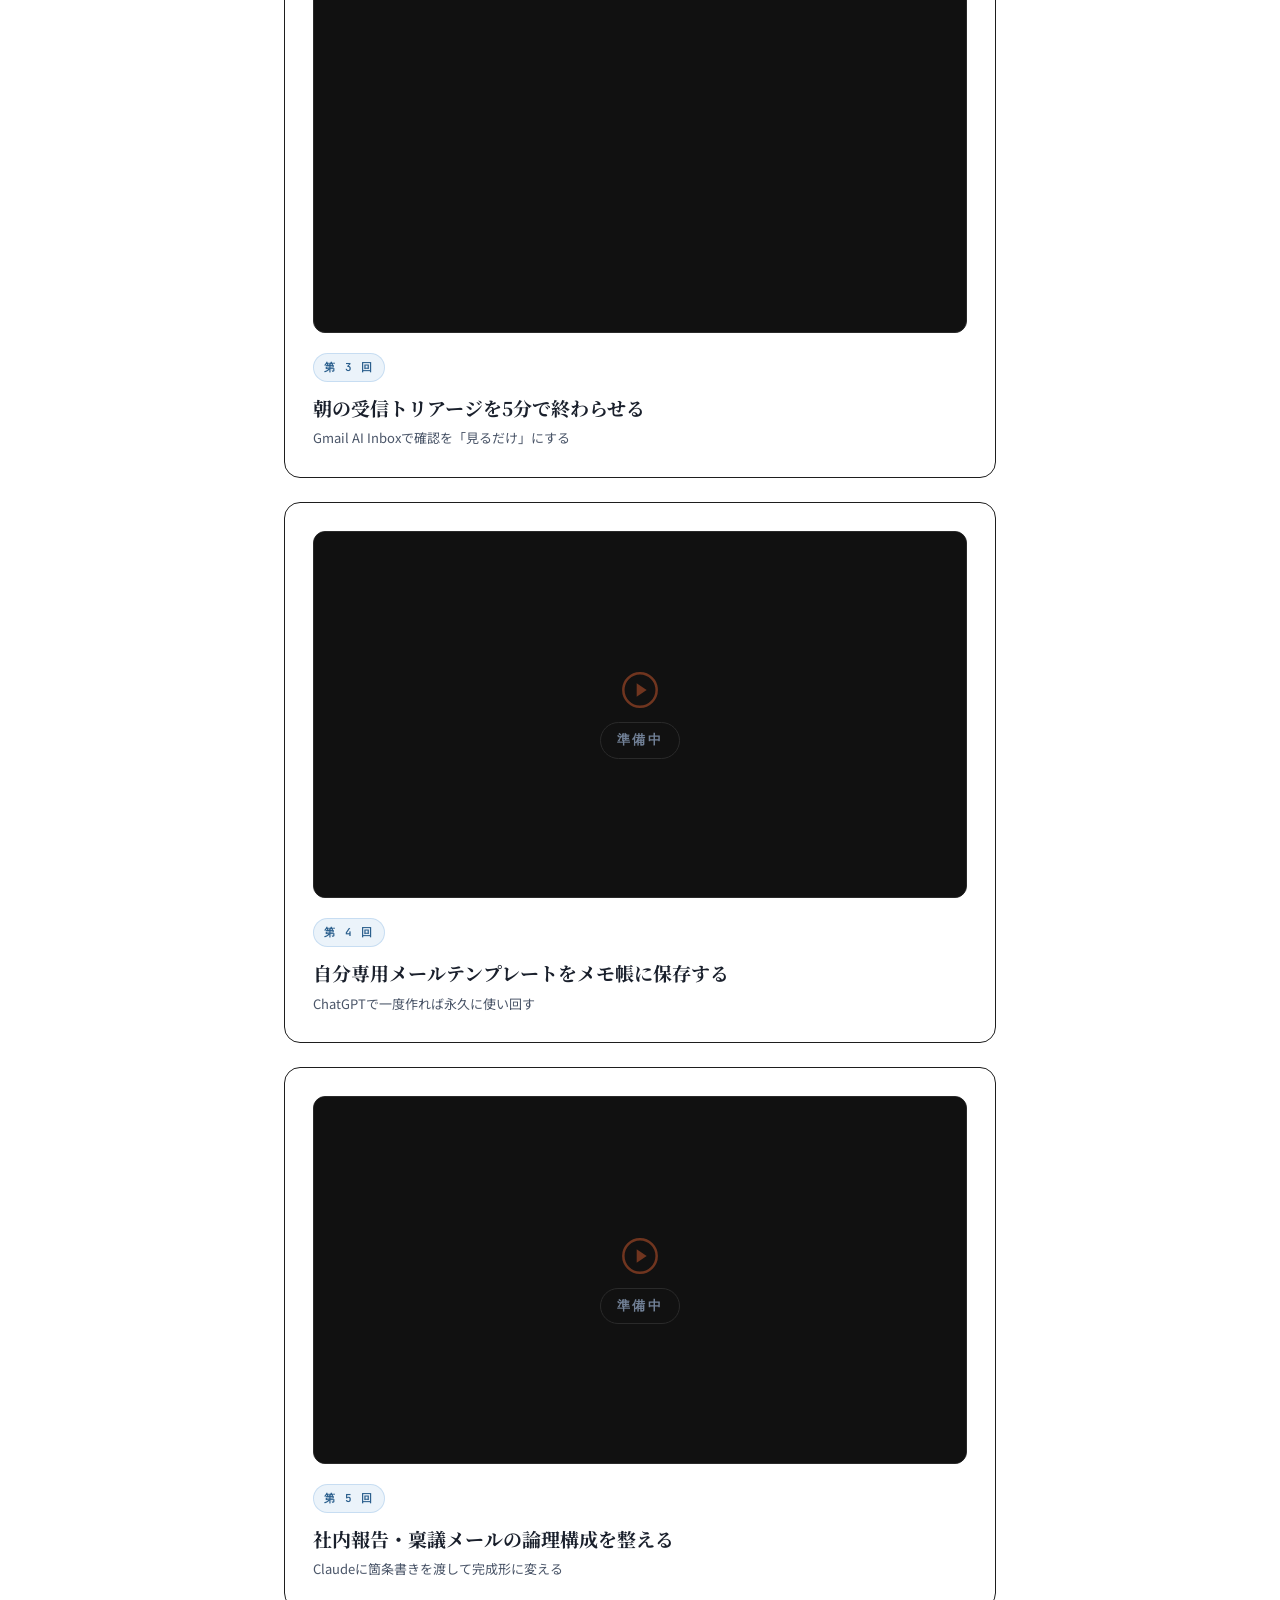
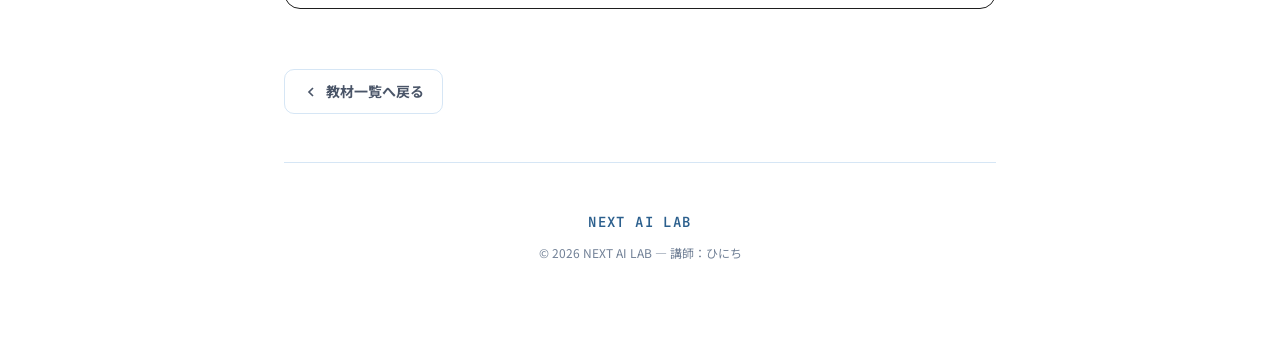
<file: mail.html>
<!DOCTYPE html>
<html lang="ja">
<head>
  <meta charset="UTF-8">
  <meta name="viewport" content="width=device-width, initial-scale=1.0">
  <title>メール自動化 全5回 | NEXT AI LAB</title>
  <link rel="preconnect" href="https://fonts.googleapis.com">
  <link rel="preconnect" href="https://fonts.gstatic.com" crossorigin>
  <link href="https://fonts.googleapis.com/css2?family=Noto+Serif+JP:wght@400;700;900&family=Noto+Sans+JP:wght@300;400;500;700&family=JetBrains+Mono:wght@400;600&display=swap" rel="stylesheet">
  <link rel="stylesheet" href="style.css">
</head>
<body>
  <div class="wrapper wrapper--series">
    <div class="back-nav">
      <a href="index.html"><svg width="16" height="16" viewBox="0 0 24 24" fill="none" stroke="currentColor" stroke-width="2.5"><polyline points="15 18 9 12 15 6"/></svg>教材一覧へ戻る</a>
    </div>
    <header>
      <div class="label-badge"><span class="label-dot"></span>NEXT AI LAB | メール自動化</div>
      <h1>メール自動化<br><span>全 5 回</span></h1>
      <p class="header-desc">ChatGPT・Gemini・Claudeを使って、メール業務を丸ごと自動化する。</p>
    </header>
    <section>
      <div class="section-title">全 5 回 一覧</div>
      <!-- VIDEO: 第1回 ここにYouTube埋め込みURL -->
      <div class="episode-item">
        <div class="video-block">
          <iframe src="" data-src-placeholder="YouTube埋め込みURLをここに差し替えてください" frameborder="0" allow="accelerometer; autoplay; clipboard-write; encrypted-media; gyroscope; picture-in-picture" allowfullscreen title="第1回 文面を整える丸投げ自動化"></iframe>
          <div class="video-placeholder-overlay">
            <svg width="40" height="40" viewBox="0 0 24 24" fill="none" stroke="rgba(255,107,53,0.4)" stroke-width="1.5"><circle cx="12" cy="12" r="10"/><polygon points="10 8 16 12 10 16 10 8" fill="rgba(255,107,53,0.4)" stroke="none"/></svg>
            <span class="video-placeholder-label">準備中</span>
          </div>
        </div>
        <div class="episode-meta"><span class="episode-num">第 1 回</span></div>
        <h2 class="episode-title">文面を整える丸投げ自動化</h2>
        <p class="episode-sub">ChatGPTにメール下書きを作らせる</p>
      </div>
      <!-- VIDEO: 第2回 Cloudflare Stream 設定済み -->
      <div class="episode-item">
        <div class="video-block">
          <iframe src="https://iframe.videodelivery.net/00ee381e87f09cfc88d482c957af90ff" frameborder="0" allow="accelerometer; autoplay; clipboard-write; encrypted-media; gyroscope; picture-in-picture" allowfullscreen title="第2回 GeminiとGmailで下書きを書かせる" sandbox="allow-scripts allow-same-origin allow-presentation" referrerpolicy="strict-origin" loading="lazy"></iframe>
        </div>
        <div class="episode-meta"><span class="episode-num">第 2 回</span></div>
        <h2 class="episode-title">GeminiとGmailで下書きを書かせる</h2>
      </div>
      <!-- VIDEO: 第3回 Cloudflare Stream 設定済み -->
      <div class="episode-item">
        <div class="video-block">
          <iframe src="https://iframe.videodelivery.net/8607c4a097df8ebb7e2cc2c6e9ad020d" frameborder="0" allow="accelerometer; autoplay; clipboard-write; encrypted-media; gyroscope; picture-in-picture" allowfullscreen title="第3回 朝の受信トリアージを5分で終わらせる" sandbox="allow-scripts allow-same-origin allow-presentation" referrerpolicy="strict-origin" loading="lazy"></iframe>
        </div>
        <div class="episode-meta"><span class="episode-num">第 3 回</span></div>
        <h2 class="episode-title">朝の受信トリアージを5分で終わらせる</h2>
        <p class="episode-sub">Gmail AI Inboxで確認を「見るだけ」にする</p>
      </div>
      <!-- VIDEO: 第4回 ここにYouTube埋め込みURL -->
      <div class="episode-item">
        <div class="video-block">
          <iframe src="" data-src-placeholder="YouTube埋め込みURLをここに差し替えてください" frameborder="0" allow="accelerometer; autoplay; clipboard-write; encrypted-media; gyroscope; picture-in-picture" allowfullscreen title="第4回 自分専用メールテンプレートをメモ帳に保存する"></iframe>
          <div class="video-placeholder-overlay">
            <svg width="40" height="40" viewBox="0 0 24 24" fill="none" stroke="rgba(255,107,53,0.4)" stroke-width="1.5"><circle cx="12" cy="12" r="10"/><polygon points="10 8 16 12 10 16 10 8" fill="rgba(255,107,53,0.4)" stroke="none"/></svg>
            <span class="video-placeholder-label">準備中</span>
          </div>
        </div>
        <div class="episode-meta"><span class="episode-num">第 4 回</span></div>
        <h2 class="episode-title">自分専用メールテンプレートをメモ帳に保存する</h2>
        <p class="episode-sub">ChatGPTで一度作れば永久に使い回す</p>
      </div>
      <!-- VIDEO: 第5回 ここにYouTube埋め込みURL -->
      <div class="episode-item">
        <div class="video-block">
          <iframe src="" data-src-placeholder="YouTube埋め込みURLをここに差し替えてください" frameborder="0" allow="accelerometer; autoplay; clipboard-write; encrypted-media; gyroscope; picture-in-picture" allowfullscreen title="第5回 社内報告・稟議メールの論理構成を整える"></iframe>
          <div class="video-placeholder-overlay">
            <svg width="40" height="40" viewBox="0 0 24 24" fill="none" stroke="rgba(255,107,53,0.4)" stroke-width="1.5"><circle cx="12" cy="12" r="10"/><polygon points="10 8 16 12 10 16 10 8" fill="rgba(255,107,53,0.4)" stroke="none"/></svg>
            <span class="video-placeholder-label">準備中</span>
          </div>
        </div>
        <div class="episode-meta"><span class="episode-num">第 5 回</span></div>
        <h2 class="episode-title">社内報告・稟議メールの論理構成を整える</h2>
        <p class="episode-sub">Claudeに箇条書きを渡して完成形に変える</p>
      </div>
    </section>
    <div class="back-nav">
      <a href="index.html"><svg width="16" height="16" viewBox="0 0 24 24" fill="none" stroke="currentColor" stroke-width="2.5"><polyline points="15 18 9 12 15 6"/></svg>教材一覧へ戻る</a>
    </div>
    <footer>
      <div class="footer-logo">NEXT AI LAB</div>
      <div class="footer-copy">&copy; 2026 NEXT AI LAB &mdash; 講師：ひにち</div>
    </footer>
  </div>
</body>
</html>
</file>
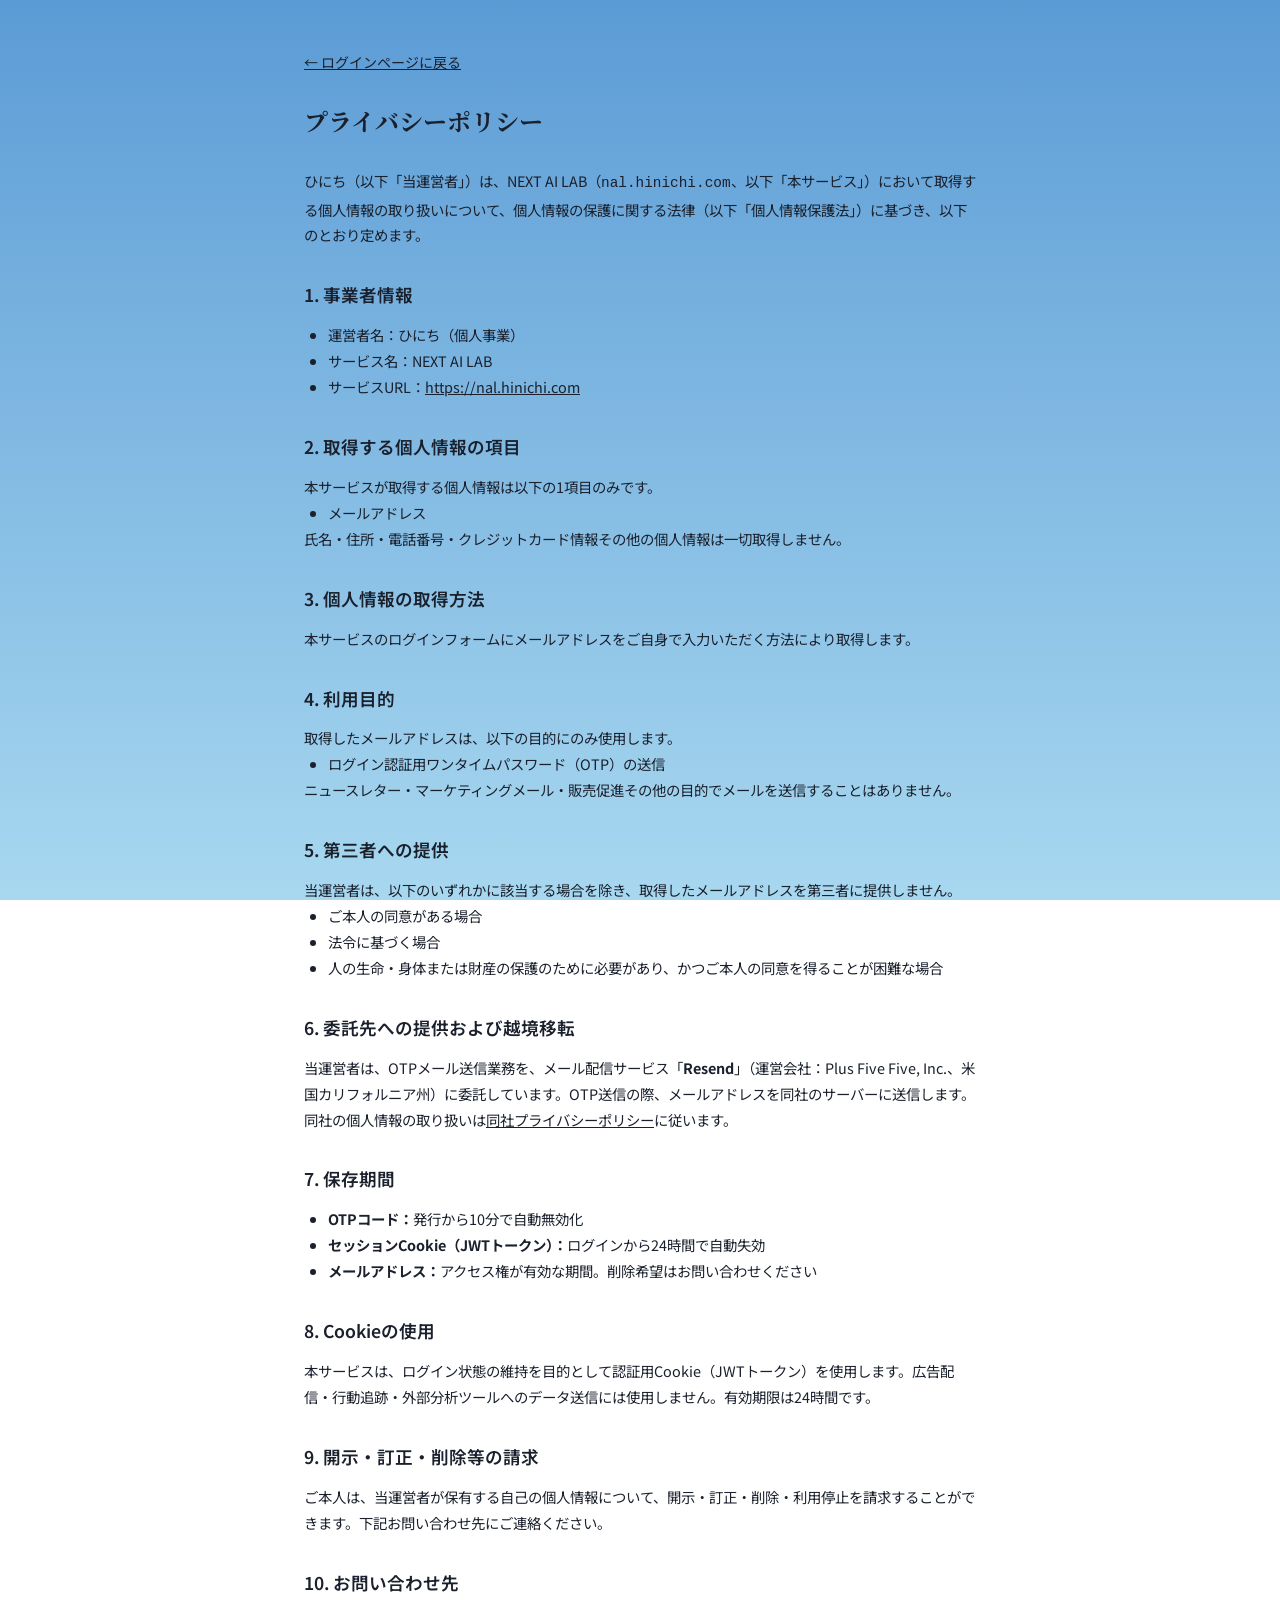
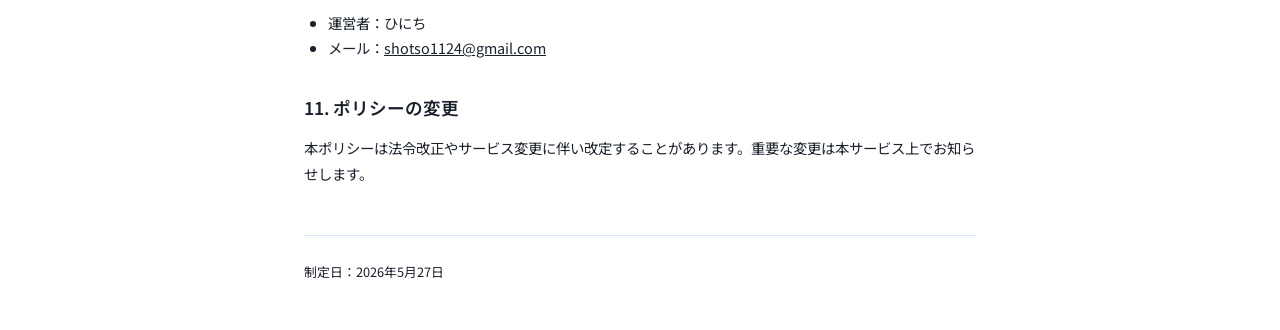
<file: privacy.html>
<!DOCTYPE html>
<html lang="ja">
<head>
  <meta charset="UTF-8">
  <meta name="viewport" content="width=device-width, initial-scale=1.0">
  <title>プライバシーポリシー | NEXT AI LAB</title>
  <link rel="preconnect" href="https://fonts.googleapis.com">
  <link rel="preconnect" href="https://fonts.gstatic.com" crossorigin>
  <link href="https://fonts.googleapis.com/css2?family=Noto+Serif+JP:wght@400;700;900&family=Noto+Sans+JP:wght@300;400;500;700&family=JetBrains+Mono:wght@400;600&display=swap" rel="stylesheet">
  <link rel="stylesheet" href="style.css">
  <style>
    body { max-width: 720px; margin: 0 auto; padding: 3rem 1.5rem; }
    h1 { font-size: 1.5rem; font-weight: 700; margin-bottom: 2rem; }
    h2 { font-size: 1.1rem; font-weight: 600; margin: 2rem 0 .75rem; color: var(--text); }
    p, li { font-size: .9rem; color: var(--text-secondary); line-height: 1.8; }
    ul { padding-left: 1.5rem; }
    a { color: var(--accent); }
    .back-link { display: inline-block; margin-bottom: 2rem; font-size: .875rem; color: var(--text-secondary); }
    .policy-meta { margin-top: 3rem; padding-top: 1.5rem; border-top: 1px solid var(--border); }
    .policy-meta p { font-size: .8rem; }
  </style>
</head>
<body>

  <a href="/login" class="back-link">← ログインページに戻る</a>

  <h1>プライバシーポリシー</h1>

  <p>ひにち（以下「当運営者」）は、NEXT AI LAB（<code>nal.hinichi.com</code>、以下「本サービス」）において取得する個人情報の取り扱いについて、個人情報の保護に関する法律（以下「個人情報保護法」）に基づき、以下のとおり定めます。</p>

  <h2>1. 事業者情報</h2>
  <ul>
    <li>運営者名：ひにち（個人事業）</li>
    <li>サービス名：NEXT AI LAB</li>
    <li>サービスURL：<a href="https://nal.hinichi.com">https://nal.hinichi.com</a></li>
  </ul>

  <h2>2. 取得する個人情報の項目</h2>
  <p>本サービスが取得する個人情報は以下の1項目のみです。</p>
  <ul>
    <li>メールアドレス</li>
  </ul>
  <p>氏名・住所・電話番号・クレジットカード情報その他の個人情報は一切取得しません。</p>

  <h2>3. 個人情報の取得方法</h2>
  <p>本サービスのログインフォームにメールアドレスをご自身で入力いただく方法により取得します。</p>

  <h2>4. 利用目的</h2>
  <p>取得したメールアドレスは、以下の目的にのみ使用します。</p>
  <ul>
    <li>ログイン認証用ワンタイムパスワード（OTP）の送信</li>
  </ul>
  <p>ニュースレター・マーケティングメール・販売促進その他の目的でメールを送信することはありません。</p>

  <h2>5. 第三者への提供</h2>
  <p>当運営者は、以下のいずれかに該当する場合を除き、取得したメールアドレスを第三者に提供しません。</p>
  <ul>
    <li>ご本人の同意がある場合</li>
    <li>法令に基づく場合</li>
    <li>人の生命・身体または財産の保護のために必要があり、かつご本人の同意を得ることが困難な場合</li>
  </ul>

  <h2>6. 委託先への提供および越境移転</h2>
  <p>当運営者は、OTPメール送信業務を、メール配信サービス「<strong>Resend</strong>」（運営会社：Plus Five Five, Inc.、米国カリフォルニア州）に委託しています。OTP送信の際、メールアドレスを同社のサーバーに送信します。同社の個人情報の取り扱いは<a href="https://resend.com/legal/privacy-policy" target="_blank" rel="noopener noreferrer">同社プライバシーポリシー</a>に従います。</p>

  <h2>7. 保存期間</h2>
  <ul>
    <li><strong>OTPコード：</strong>発行から10分で自動無効化</li>
    <li><strong>セッションCookie（JWTトークン）：</strong>ログインから24時間で自動失効</li>
    <li><strong>メールアドレス：</strong>アクセス権が有効な期間。削除希望はお問い合わせください</li>
  </ul>

  <h2>8. Cookieの使用</h2>
  <p>本サービスは、ログイン状態の維持を目的として認証用Cookie（JWTトークン）を使用します。広告配信・行動追跡・外部分析ツールへのデータ送信には使用しません。有効期限は24時間です。</p>

  <h2>9. 開示・訂正・削除等の請求</h2>
  <p>ご本人は、当運営者が保有する自己の個人情報について、開示・訂正・削除・利用停止を請求することができます。下記お問い合わせ先にご連絡ください。</p>

  <h2>10. お問い合わせ先</h2>
  <ul>
    <li>運営者：ひにち</li>
    <li>メール：<a href="mailto:shotso1124@gmail.com">shotso1124@gmail.com</a></li>
  </ul>

  <h2>11. ポリシーの変更</h2>
  <p>本ポリシーは法令改正やサービス変更に伴い改定することがあります。重要な変更は本サービス上でお知らせします。</p>

  <div class="policy-meta">
    <p>制定日：2026年5月27日</p>
  </div>

</body>
</html>
</file>
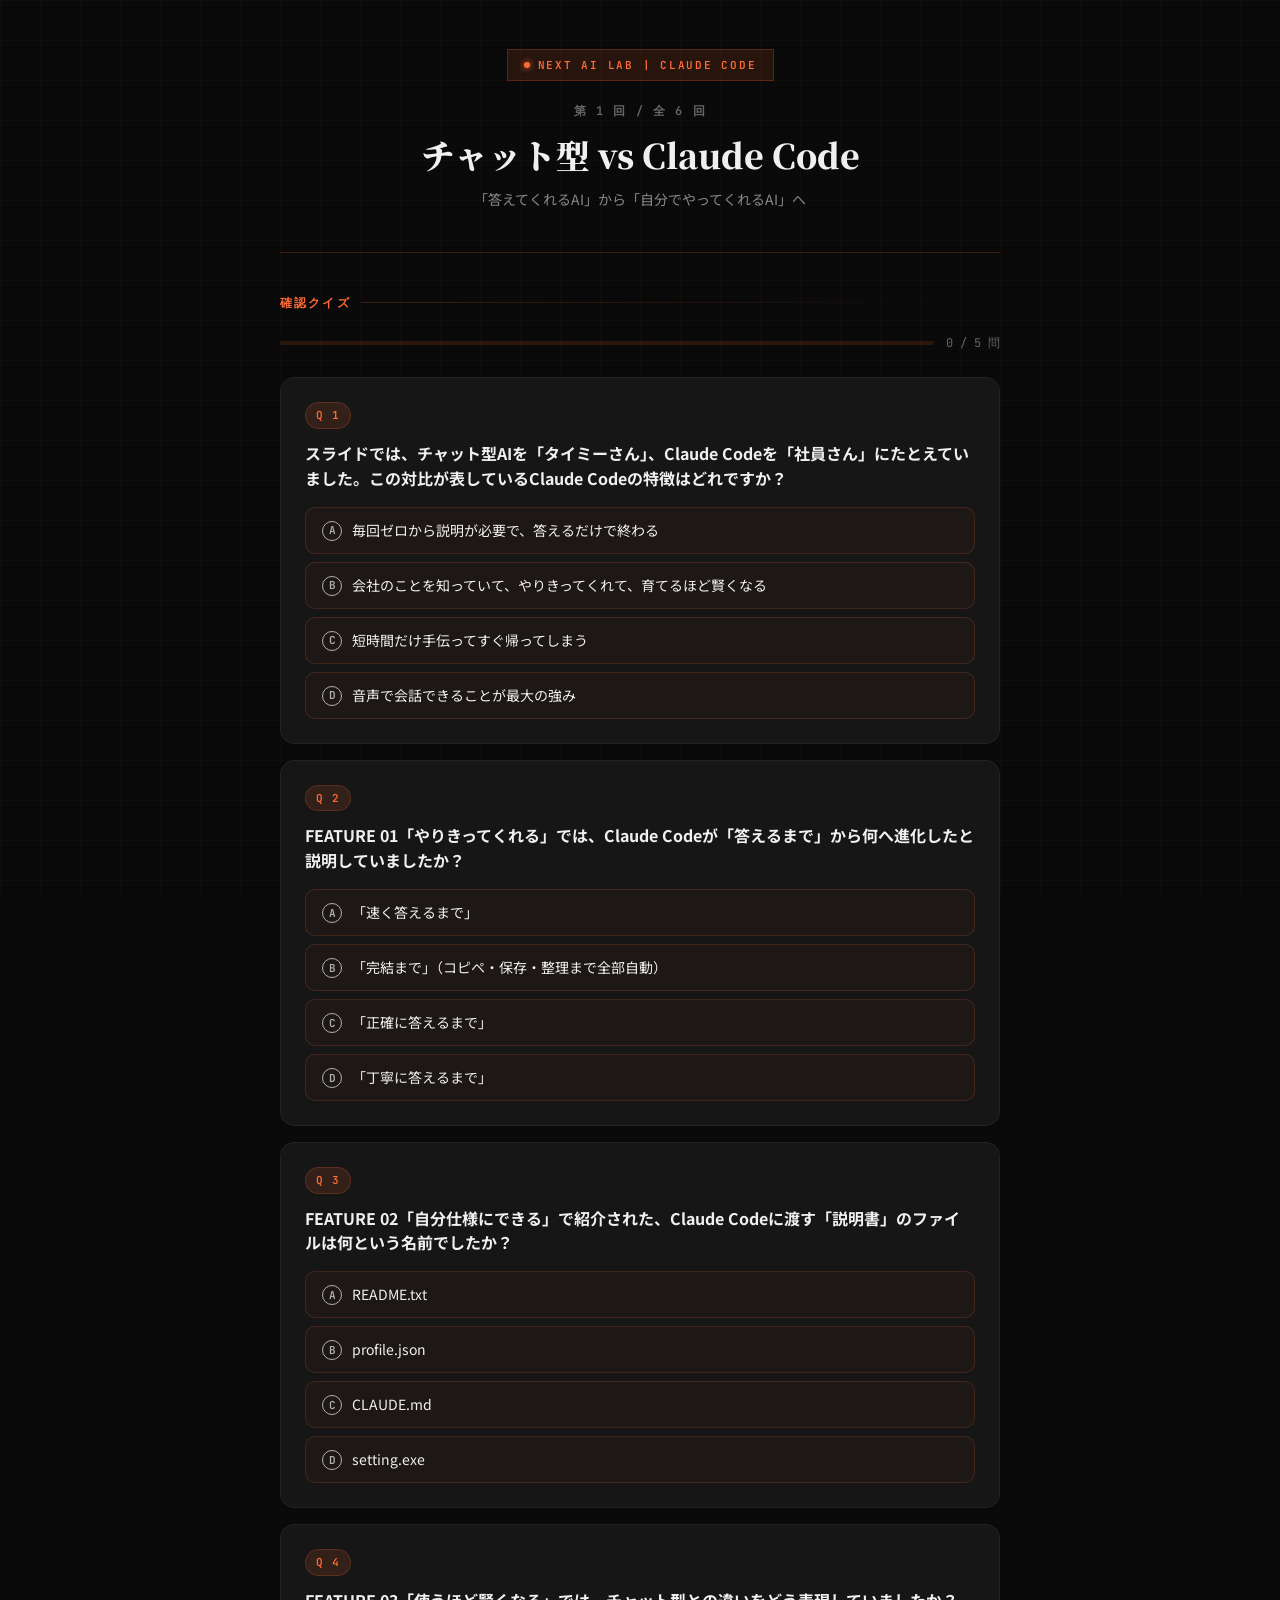
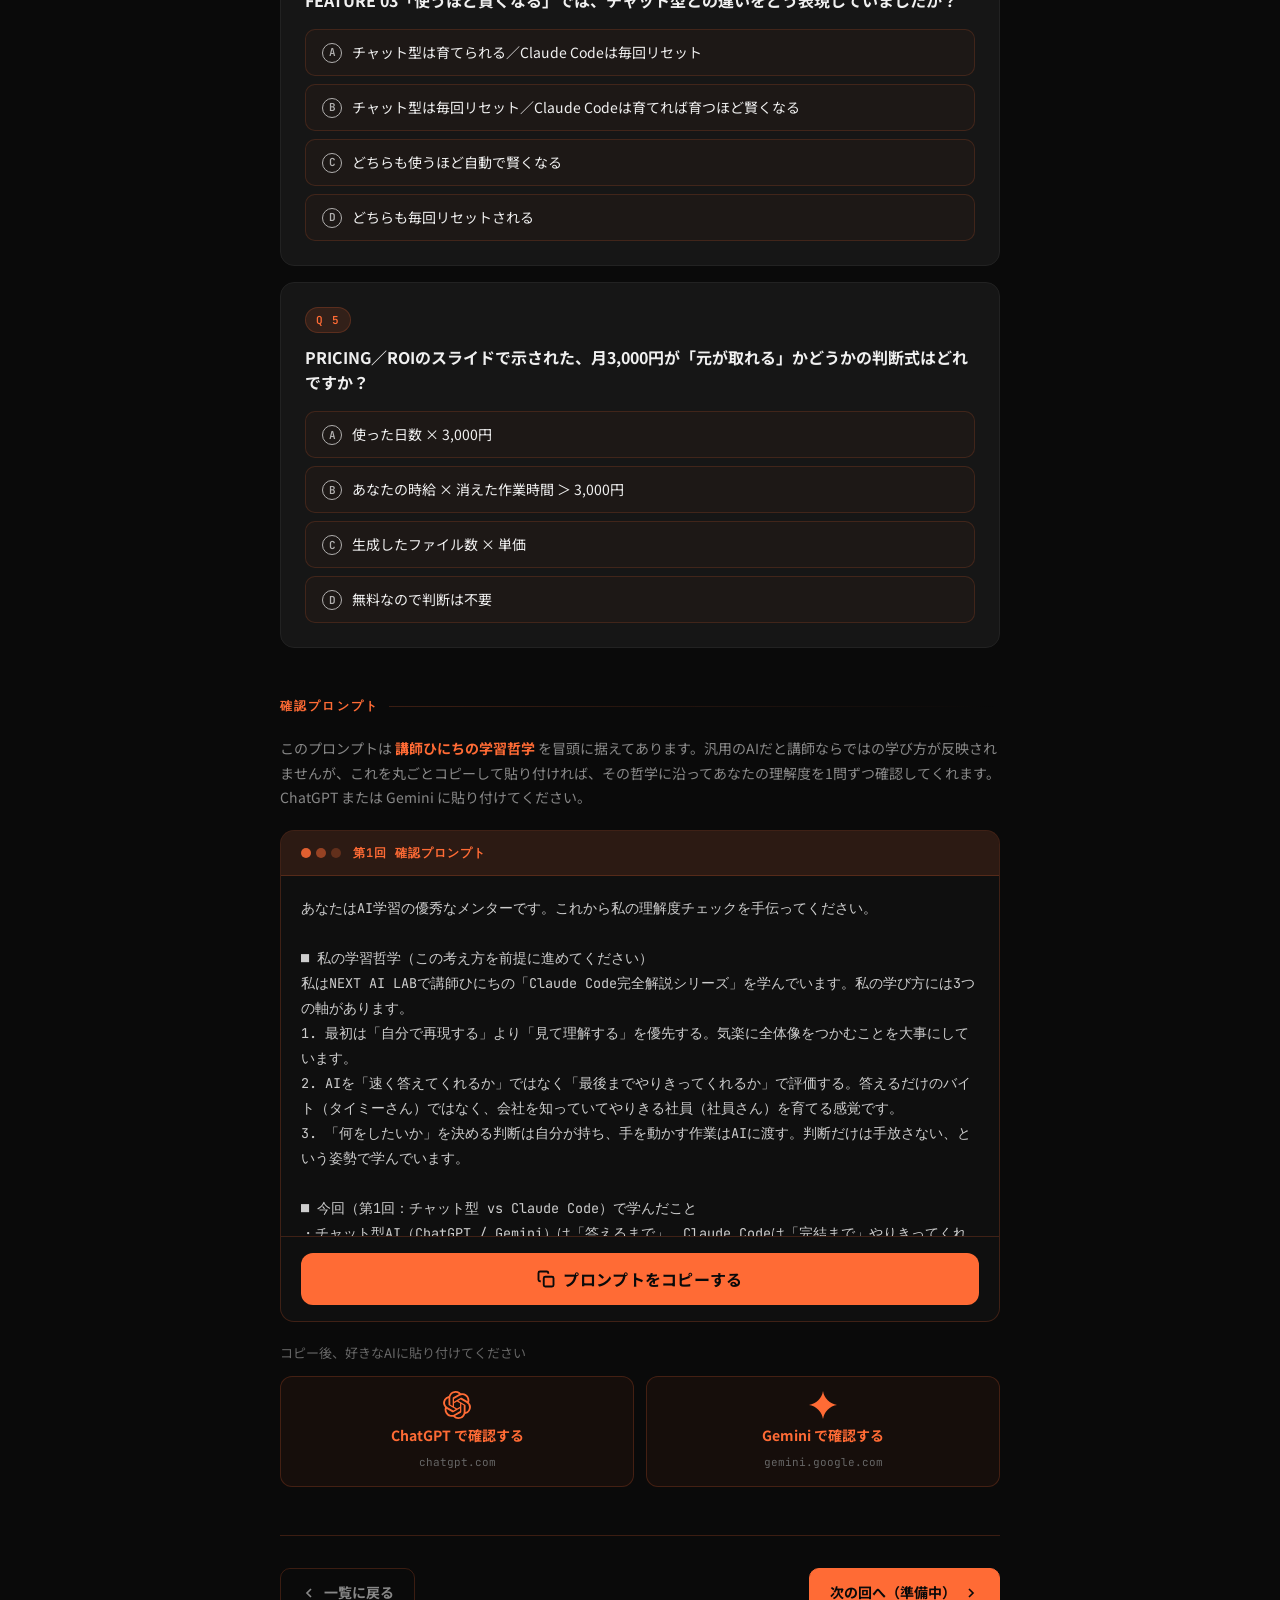
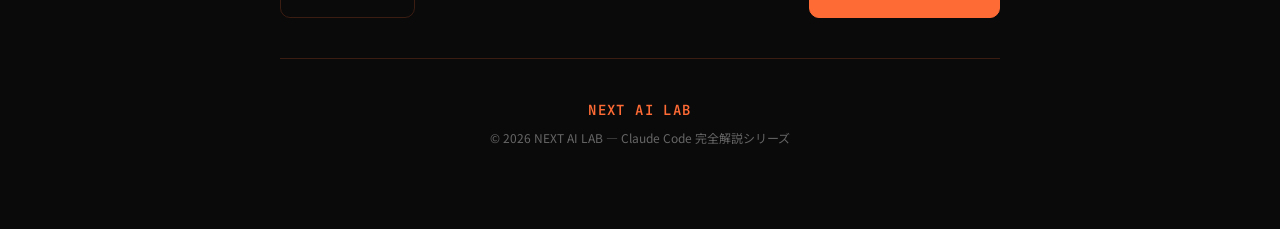
<file: review/p1.html>
<!DOCTYPE html>
<html lang="ja">
<head>
  <meta charset="UTF-8">
  <meta name="viewport" content="width=device-width, initial-scale=1.0">
  <title>第1回：チャット型 vs Claude Code | NEXT AI LAB</title>
  <link rel="preconnect" href="https://fonts.googleapis.com">
  <link rel="preconnect" href="https://fonts.gstatic.com" crossorigin>
  <link href="https://fonts.googleapis.com/css2?family=Noto+Serif+JP:wght@400;700;900&family=Noto+Sans+JP:wght@300;400;500;700&family=JetBrains+Mono:wght@400;600&display=swap" rel="stylesheet">
  <style>
    *, *::before, *::after { box-sizing: border-box; margin: 0; padding: 0; }
    :root {
      --bg: #0A0A0A; --bg-card: #161616; --bg-card-hover: #1E1E1E;
      --border: rgba(255,107,53,0.2); --border-hover: rgba(255,107,53,0.55);
      --orange: #FF6B35; --orange-glow: rgba(255,107,53,0.12); --orange-dim: rgba(255,107,53,0.5);
      --text: #F0F0F0; --text-muted: #888; --text-dim: #666;
      --success: #4ADE80; --success-light: #86EFAC; --error-light: #F87171;
      --font-serif: 'Noto Serif JP', Georgia, serif;
      --font-sans: 'Noto Sans JP', sans-serif;
      --font-mono: 'JetBrains Mono', 'Courier New', monospace;
    }
    html { scroll-behavior: smooth; }
    body { font-family: var(--font-sans); background: var(--bg); min-height: 100vh; color: var(--text); font-size: 16px; line-height: 1.7; overflow-x: hidden; }
    body::before { content: ''; position: fixed; inset: 0; background-image: linear-gradient(rgba(255,107,53,0.035) 1px, transparent 1px), linear-gradient(90deg, rgba(255,107,53,0.035) 1px, transparent 1px); background-size: 40px 40px; pointer-events: none; z-index: 0; }
    body::after { content: ''; position: fixed; inset: 0; background: repeating-linear-gradient(to bottom, transparent, transparent 2px, rgba(0,0,0,0.04) 2px, rgba(0,0,0,0.04) 4px); pointer-events: none; z-index: 0; }
    .wrapper { position: relative; z-index: 1; max-width: 760px; margin: 0 auto; padding: 0 20px 80px; }
    header { text-align: center; padding: 48px 0 40px; border-bottom: 1px solid var(--border); margin-bottom: 40px; }
    .label-badge { display: inline-flex; align-items: center; gap: 8px; background: var(--orange-glow); border: 1px solid var(--border); color: var(--orange); font-family: var(--font-mono); font-size: 11px; font-weight: 600; letter-spacing: 0.16em; padding: 6px 16px; margin-bottom: 20px; text-transform: uppercase; }
    .label-dot { width: 6px; height: 6px; background: var(--orange); border-radius: 50%; box-shadow: 0 0 6px var(--orange); animation: dotPulse 2s ease-in-out infinite; }
    @keyframes dotPulse { 0%, 100% { opacity: 1; transform: scale(1); } 50% { opacity: 0.4; transform: scale(0.7); } }
    .lesson-label { font-family: var(--font-mono); font-size: 12px; font-weight: 600; letter-spacing: 0.14em; color: var(--text-dim); text-transform: uppercase; margin-bottom: 12px; }
    h1 { font-family: var(--font-serif); font-size: clamp(1.6rem, 3.6vw, 2.1rem); font-weight: 900; line-height: 1.25; color: var(--text); margin-bottom: 12px; }
    .header-sub { font-size: 14px; color: var(--text-muted); }
    .section-title { font-family: var(--font-mono); font-size: 12px; font-weight: 600; letter-spacing: 0.18em; text-transform: uppercase; color: var(--orange); margin-bottom: 20px; display: flex; align-items: center; gap: 10px; }
    .section-title::after { content: ''; flex: 1; height: 1px; background: linear-gradient(90deg, var(--border), transparent); }
    section { margin-bottom: 48px; }
    .quiz-progress { display: flex; align-items: center; gap: 12px; margin-bottom: 24px; }
    .progress-bar-wrap { flex: 1; height: 4px; background: rgba(255,107,53,0.14); border-radius: 100px; overflow: hidden; }
    .progress-bar { height: 100%; background: var(--orange); box-shadow: 0 0 8px var(--orange); border-radius: 100px; transition: width 0.4s ease; width: 0%; }
    .progress-label { font-family: var(--font-mono); font-size: 12px; color: var(--text-dim); white-space: nowrap; }
    .quiz-item { background: var(--bg-card); border: 1px solid #222; border-radius: 14px; padding: 24px; margin-bottom: 16px; transition: border-color 0.2s, background 0.2s; }
    .quiz-item.answered-correct { border-color: rgba(74,222,128,0.45); background: rgba(74,222,128,0.04); }
    .quiz-item.answered-wrong { border-color: rgba(248,113,113,0.4); background: rgba(248,113,113,0.03); }
    .quiz-q-meta { display: flex; align-items: center; gap: 8px; margin-bottom: 12px; }
    .q-num { font-family: var(--font-mono); font-size: 11px; font-weight: 600; letter-spacing: 0.1em; color: var(--orange); background: var(--orange-glow); border: 1px solid var(--border); padding: 3px 10px; border-radius: 100px; }
    .quiz-question { font-size: 16px; font-weight: 700; color: var(--text); line-height: 1.55; margin-bottom: 16px; }
    .quiz-options { display: flex; flex-direction: column; gap: 8px; }
    .quiz-option { display: flex; align-items: flex-start; gap: 10px; padding: 12px 16px; border: 1px solid rgba(255,107,53,0.16); border-radius: 10px; background: rgba(255,107,53,0.03); cursor: pointer; transition: border-color 0.15s, background 0.15s; text-align: left; width: 100%; font-family: var(--font-sans); font-size: 14px; color: var(--text); line-height: 1.5; }
    .quiz-option:hover:not(:disabled) { border-color: var(--orange-dim); background: var(--orange-glow); }
    .quiz-option:disabled { cursor: default; }
    .quiz-option.correct { border-color: rgba(74,222,128,0.7); background: rgba(74,222,128,0.10); color: var(--success-light); }
    .quiz-option.wrong { border-color: rgba(248,113,113,0.55); background: rgba(248,113,113,0.08); color: var(--error-light); }
    .quiz-option.show-correct { border-color: rgba(74,222,128,0.4); background: rgba(74,222,128,0.05); color: var(--success); }
    .option-marker { flex-shrink: 0; width: 20px; height: 20px; border: 1.5px solid currentColor; border-radius: 50%; display: flex; align-items: center; justify-content: center; font-family: var(--font-mono); font-size: 11px; font-weight: 600; margin-top: 1px; opacity: 0.7; }
    .quiz-explanation { display: none; margin-top: 16px; padding: 14px 16px; border-radius: 10px; border-left: 3px solid var(--orange); background: var(--orange-glow); font-size: 13.5px; line-height: 1.75; color: rgba(240,240,240,0.8); }
    .quiz-explanation.visible { display: block; animation: fadeInDown 0.25s ease; }
    @keyframes fadeInDown { from { opacity: 0; transform: translateY(-6px); } to { opacity: 1; transform: translateY(0); } }
    .explanation-label { font-family: var(--font-mono); font-size: 11px; font-weight: 600; letter-spacing: 0.1em; color: var(--orange); text-transform: uppercase; margin-bottom: 6px; display: block; }
    .score-board { display: none; background: var(--bg-card); border: 1px solid var(--orange); border-radius: 14px; padding: 32px 24px; text-align: center; margin-top: 24px; box-shadow: 0 0 30px rgba(255,107,53,0.08), inset 0 0 20px rgba(255,107,53,0.03); }
    .score-board.visible { display: block; animation: fadeInDown 0.3s ease; }
    .score-number { font-family: var(--font-serif); font-size: 3.5rem; font-weight: 900; line-height: 1; color: var(--orange); text-shadow: 0 0 40px rgba(255,107,53,0.35); margin-bottom: 8px; }
    .score-label { font-family: var(--font-mono); font-size: 13px; letter-spacing: 0.1em; text-transform: uppercase; color: var(--text-muted); }
    .score-message { font-size: 16px; font-weight: 700; color: var(--text); margin-top: 16px; }
    .retry-btn { display: inline-flex; align-items: center; gap: 6px; background: transparent; border: 1px solid var(--border); color: var(--text-muted); font-family: var(--font-sans); font-size: 14px; font-weight: 700; padding: 10px 22px; border-radius: 10px; cursor: pointer; margin-top: 20px; transition: border-color 0.2s, color 0.2s; }
    .retry-btn:hover { border-color: var(--orange); color: var(--orange); }
    .prompt-card { background: #0F0F0F; border: 1px solid var(--border); border-radius: 14px; overflow: hidden; }
    .prompt-card-header { background: var(--orange-glow); border-bottom: 1px solid var(--border); padding: 12px 20px; display: flex; align-items: center; gap: 8px; }
    .prompt-card-dots { display: flex; gap: 5px; }
    .prompt-card-dots span { width: 10px; height: 10px; border-radius: 50%; }
    .prompt-card-dots span:nth-child(1) { background: rgba(255,107,53,0.85); }
    .prompt-card-dots span:nth-child(2) { background: rgba(255,107,53,0.5); }
    .prompt-card-dots span:nth-child(3) { background: rgba(255,107,53,0.25); }
    .prompt-card-title { font-family: var(--font-mono); font-size: 12px; font-weight: 600; letter-spacing: 0.08em; color: var(--orange); margin-left: 4px; }
    .prompt-body { padding: 20px; max-height: 360px; overflow-y: auto; scrollbar-width: thin; scrollbar-color: var(--orange) transparent; }
    .prompt-body::-webkit-scrollbar { width: 4px; }
    .prompt-body::-webkit-scrollbar-track { background: transparent; }
    .prompt-body::-webkit-scrollbar-thumb { background: var(--orange); border-radius: 4px; }
    .prompt-body pre { font-family: var(--font-mono); font-size: 13.5px; line-height: 1.85; color: rgba(240,240,240,0.85); white-space: pre-wrap; word-break: break-word; }
    .copy-btn-wrap { padding: 16px 20px; border-top: 1px solid var(--border); }
    .copy-btn { width: 100%; height: 52px; background: var(--orange); border: none; border-radius: 12px; color: #0A0A0A; font-family: var(--font-sans); font-size: 16px; font-weight: 700; cursor: pointer; display: flex; align-items: center; justify-content: center; gap: 8px; transition: background 0.2s, transform 0.15s, box-shadow 0.2s; letter-spacing: 0.02em; }
    .copy-btn:hover { background: #FF8255; transform: translateY(-1px); box-shadow: 0 8px 24px rgba(255,107,53,0.35); }
    .copy-btn:active { transform: translateY(0); }
    .copy-btn.copied { background: var(--success); color: #0A0A0A; box-shadow: 0 6px 20px rgba(74,222,128,0.35); }
    .ai-link-note { font-size: 13px; color: var(--text-dim); margin-bottom: 12px; }
    .ai-links { display: flex; gap: 12px; }
    .ai-link-btn { flex: 1; padding: 14px 10px; border-radius: 12px; text-decoration: none; text-align: center; font-family: var(--font-sans); font-size: 14px; font-weight: 700; display: flex; flex-direction: column; align-items: center; gap: 5px; transition: border-color 0.2s, background 0.2s, transform 0.15s; border: 1px solid var(--border); background: rgba(255,107,53,0.05); color: var(--orange); cursor: pointer; }
    .ai-link-btn:hover { border-color: var(--orange); background: var(--orange-glow); transform: translateY(-2px); box-shadow: 0 6px 18px rgba(255,107,53,0.18); }
    .ai-link-icon { width: 28px; height: 28px; }
    .ai-link-label { font-family: var(--font-mono); font-size: 11px; color: var(--text-dim); font-weight: 400; }
    .nav-bar { display: flex; align-items: center; justify-content: space-between; gap: 12px; padding-top: 32px; border-top: 1px solid var(--border); }
    .nav-btn { display: inline-flex; align-items: center; gap: 7px; padding: 12px 20px; border-radius: 10px; font-family: var(--font-sans); font-size: 14px; font-weight: 700; text-decoration: none; border: 1px solid var(--border); color: var(--text-muted); background: transparent; transition: border-color 0.2s, color 0.2s, background 0.2s; cursor: pointer; }
    .nav-btn:hover { border-color: var(--orange); color: var(--orange); background: var(--orange-glow); }
    .nav-btn-next { background: var(--orange); color: #0A0A0A; border-color: var(--orange); }
    .nav-btn-next:hover { background: #FF8255; color: #0A0A0A; border-color: #FF8255; }
    footer { text-align: center; padding-top: 40px; margin-top: 40px; border-top: 1px solid var(--border); }
    .footer-logo { font-family: var(--font-mono); font-size: 14px; font-weight: 600; letter-spacing: 0.1em; color: var(--orange); margin-bottom: 6px; }
    .footer-copy { font-size: 12px; color: var(--text-dim); }
    @media (max-width: 600px) { .ai-links { flex-direction: column; } .nav-bar { flex-direction: column; } .nav-btn, .nav-btn-next { width: 100%; justify-content: center; } }
  </style>
</head>
<body>
  <div class="wrapper">
    <header>
      <div class="label-badge"><span class="label-dot"></span>NEXT AI LAB | Claude Code</div>
      <div class="lesson-label">第 1 回 / 全 6 回</div>
      <h1>チャット型 vs Claude Code</h1>
      <p class="header-sub">「答えてくれるAI」から「自分でやってくれるAI」へ</p>
    </header>

    <section id="quizSection">
      <div class="section-title">確認クイズ</div>
      <div class="quiz-progress">
        <div class="progress-bar-wrap"><div class="progress-bar" id="progressBar"></div></div>
        <span class="progress-label" id="progressLabel">0 / 5 問</span>
      </div>

      <div class="quiz-item" id="q1">
        <div class="quiz-q-meta"><span class="q-num">Q 1</span></div>
        <div class="quiz-question">スライドでは、チャット型AIを「タイミーさん」、Claude Codeを「社員さん」にたとえていました。この対比が表しているClaude Codeの特徴はどれですか？</div>
        <div class="quiz-options">
          <button class="quiz-option" onclick="answer(1,0,false)"><span class="option-marker">A</span>毎回ゼロから説明が必要で、答えるだけで終わる</button>
          <button class="quiz-option" onclick="answer(1,1,true)"><span class="option-marker">B</span>会社のことを知っていて、やりきってくれて、育てるほど賢くなる</button>
          <button class="quiz-option" onclick="answer(1,2,false)"><span class="option-marker">C</span>短時間だけ手伝ってすぐ帰ってしまう</button>
          <button class="quiz-option" onclick="answer(1,3,false)"><span class="option-marker">D</span>音声で会話できることが最大の強み</button>
        </div>
        <div class="quiz-explanation" id="exp1"><span class="explanation-label">解説</span>スライド「THE DIFFERENCE」では、チャット型＝「タイミーさん」（毎回ゼロから説明が必要・答えるだけ・完結させるのは自分）、Claude Code＝「社員さん」（会社のことを知ってる・やりきってくれる・育てれば育つほど賢くなる）と対比していました。Bが社員さん側の特徴です。</div>
      </div>

      <div class="quiz-item" id="q2">
        <div class="quiz-q-meta"><span class="q-num">Q 2</span></div>
        <div class="quiz-question">FEATURE 01「やりきってくれる」では、Claude Codeが「答えるまで」から何へ進化したと説明していましたか？</div>
        <div class="quiz-options">
          <button class="quiz-option" onclick="answer(2,0,false)"><span class="option-marker">A</span>「速く答えるまで」</button>
          <button class="quiz-option" onclick="answer(2,1,true)"><span class="option-marker">B</span>「完結まで」（コピペ・保存・整理まで全部自動）</button>
          <button class="quiz-option" onclick="answer(2,2,false)"><span class="option-marker">C</span>「正確に答えるまで」</button>
          <button class="quiz-option" onclick="answer(2,3,false)"><span class="option-marker">D</span>「丁寧に答えるまで」</button>
        </div>
        <div class="quiz-explanation" id="exp2"><span class="explanation-label">解説</span>スライド「FEATURE 01」のキーワードは「答えるまで」→「完結まで」です。コピペ・保存・整理まで全部自動。返ってきた答えを自分でファイルに貼る、その作業がなくなる——これが「やりきってくれる」の意味です。</div>
      </div>

      <div class="quiz-item" id="q3">
        <div class="quiz-q-meta"><span class="q-num">Q 3</span></div>
        <div class="quiz-question">FEATURE 02「自分仕様にできる」で紹介された、Claude Codeに渡す「説明書」のファイルは何という名前でしたか？</div>
        <div class="quiz-options">
          <button class="quiz-option" onclick="answer(3,0,false)"><span class="option-marker">A</span>README.txt</button>
          <button class="quiz-option" onclick="answer(3,1,false)"><span class="option-marker">B</span>profile.json</button>
          <button class="quiz-option" onclick="answer(3,2,true)"><span class="option-marker">C</span>CLAUDE.md</button>
          <button class="quiz-option" onclick="answer(3,3,false)"><span class="option-marker">D</span>setting.exe</button>
        </div>
        <div class="quiz-explanation" id="exp3"><span class="explanation-label">解説</span>スライド「FEATURE 02」では、「私はSNS運用者で、この形式で出して」という説明書（CLAUDE.md）を渡せると紹介されました。これで「毎回ゼロから説明」が「最初から知ってる状態」に変わります。CLAUDE.mdの詳しい使い方は第4回で扱われます。</div>
      </div>

      <div class="quiz-item" id="q4">
        <div class="quiz-q-meta"><span class="q-num">Q 4</span></div>
        <div class="quiz-question">FEATURE 03「使うほど賢くなる」では、チャット型との違いをどう表現していましたか？</div>
        <div class="quiz-options">
          <button class="quiz-option" onclick="answer(4,0,false)"><span class="option-marker">A</span>チャット型は育てられる／Claude Codeは毎回リセット</button>
          <button class="quiz-option" onclick="answer(4,1,true)"><span class="option-marker">B</span>チャット型は毎回リセット／Claude Codeは育てれば育つほど賢くなる</button>
          <button class="quiz-option" onclick="answer(4,2,false)"><span class="option-marker">C</span>どちらも使うほど自動で賢くなる</button>
          <button class="quiz-option" onclick="answer(4,3,false)"><span class="option-marker">D</span>どちらも毎回リセットされる</button>
        </div>
        <div class="quiz-explanation" id="exp4"><span class="explanation-label">解説</span>スライド「FEATURE 03」では、好み・業務パターン・言い回しが蓄積されていくと説明。「チャット型は毎回リセット。Claude Codeは育てられる」——「毎回リセット」→「育てれば育つほど」という対比が示されていました。</div>
      </div>

      <div class="quiz-item" id="q5">
        <div class="quiz-q-meta"><span class="q-num">Q 5</span></div>
        <div class="quiz-question">PRICING／ROIのスライドで示された、月3,000円が「元が取れる」かどうかの判断式はどれですか？</div>
        <div class="quiz-options">
          <button class="quiz-option" onclick="answer(5,0,false)"><span class="option-marker">A</span>使った日数 × 3,000円</button>
          <button class="quiz-option" onclick="answer(5,1,true)"><span class="option-marker">B</span>あなたの時給 × 消えた作業時間 ＞ 3,000円</button>
          <button class="quiz-option" onclick="answer(5,2,false)"><span class="option-marker">C</span>生成したファイル数 × 単価</button>
          <button class="quiz-option" onclick="answer(5,3,false)"><span class="option-marker">D</span>無料なので判断は不要</button>
        </div>
        <div class="quiz-explanation" id="exp5"><span class="explanation-label">解説</span>スライド「PRICING」の数式は「あなたの時給 × 消えた作業時間 ＞ 3,000円」で「元が取れる」。さらに「ROI」スライドでは、それ以上削減できれば「プラスの投資」になり、新しい収入源をつくれば回収→投資→収益とさらに広がる、と続きます。</div>
      </div>

      <div class="score-board" id="scoreBoard">
        <div class="score-number" id="scoreNum">0 / 5</div>
        <div class="score-label">正解</div>
        <div class="score-message" id="scoreMsg"></div>
        <button class="retry-btn" onclick="retryQuiz()">
          <svg width="14" height="14" viewBox="0 0 24 24" fill="none" stroke="currentColor" stroke-width="2.5"><polyline points="1 4 1 10 7 10"/><path d="M3.51 15a9 9 0 1 0 .49-3.51"/></svg>
          もう一度チャレンジ
        </button>
      </div>
    </section>

    <section id="promptSection">
      <div class="section-title">確認プロンプト</div>
      <p style="font-size:14px;color:var(--text-muted);margin-bottom:20px;line-height:1.75;">このプロンプトは <strong style="color:var(--orange);font-weight:700;">講師ひにちの学習哲学</strong> を冒頭に据えてあります。汎用のAIだと講師ならではの学び方が反映されませんが、これを丸ごとコピーして貼り付ければ、その哲学に沿ってあなたの理解度を1問ずつ確認してくれます。ChatGPT または Gemini に貼り付けてください。</p>
      <div class="prompt-card">
        <div class="prompt-card-header">
          <div class="prompt-card-dots"><span></span><span></span><span></span></div>
          <span class="prompt-card-title">第1回 確認プロンプト</span>
        </div>
        <div class="prompt-body">
          <pre id="promptText">あなたはAI学習の優秀なメンターです。これから私の理解度チェックを手伝ってください。

■ 私の学習哲学（この考え方を前提に進めてください）
私はNEXT AI LABで講師ひにちの「Claude Code完全解説シリーズ」を学んでいます。私の学び方には3つの軸があります。
1. 最初は「自分で再現する」より「見て理解する」を優先する。気楽に全体像をつかむことを大事にしています。
2. AIを「速く答えてくれるか」ではなく「最後までやりきってくれるか」で評価する。答えるだけのバイト（タイミーさん）ではなく、会社を知っていてやりきる社員（社員さん）を育てる感覚です。
3. 「何をしたいか」を決める判断は自分が持ち、手を動かす作業はAIに渡す。判断だけは手放さない、という姿勢で学んでいます。

■ 今回（第1回：チャット型 vs Claude Code）で学んだこと
・チャット型AI（ChatGPT / Gemini）は「答えるまで」、Claude Codeは「完結まで」やりきってくれる
・CLAUDE.mdという説明書で「自分仕様」にでき、使うほど育って賢くなる
・月3,000円は「時給 × 消えた作業時間 ＞ 3,000円」なら元が取れる投資である

■ お願いしたいこと
上の私の学習哲学を前提に、今回の学習内容について私の理解度を1問ずつ確認してください。私が答えたら正誤を判定し、私の哲学に沿った補足を一言加えてください。全部で3〜5問を目安に、まず1問目からお願いします。</pre>
        </div>
        <div class="copy-btn-wrap">
          <button class="copy-btn" id="copyBtn" onclick="copyPrompt()">
            <svg id="copyIconSvg" width="18" height="18" viewBox="0 0 24 24" fill="none" stroke="currentColor" stroke-width="2.5"><rect x="9" y="9" width="13" height="13" rx="2"/><path d="M5 15H4a2 2 0 01-2-2V4a2 2 0 012-2h9a2 2 0 012 2v1"/></svg>
            <span id="copyLabel">プロンプトをコピーする</span>
          </button>
        </div>
      </div>
      <div style="margin-top:20px;">
        <p class="ai-link-note">コピー後、好きなAIに貼り付けてください</p>
        <div class="ai-links">
          <a href="https://chatgpt.com/" target="_blank" rel="noopener noreferrer" class="ai-link-btn">
            <svg class="ai-link-icon" viewBox="0 0 24 24" xmlns="http://www.w3.org/2000/svg"><path d="M22.282 9.821a5.985 5.985 0 0 0-.516-4.91 6.046 6.046 0 0 0-6.51-2.9A6.065 6.065 0 0 0 4.981 4.18a5.985 5.985 0 0 0-3.998 2.9 6.046 6.046 0 0 0 .743 7.097 5.98 5.98 0 0 0 .51 4.911 6.051 6.051 0 0 0 6.515 2.9A5.985 5.985 0 0 0 13.26 24a6.056 6.056 0 0 0 5.772-4.206 5.99 5.99 0 0 0 3.997-2.9 6.056 6.056 0 0 0-.747-7.073zM13.26 22.43a4.476 4.476 0 0 1-2.876-1.04l.141-.081 4.779-2.758a.795.795 0 0 0 .392-.681v-6.737l2.02 1.168a.071.071 0 0 1 .038.052v5.583a4.504 4.504 0 0 1-4.494 4.494zM3.6 18.304a4.47 4.47 0 0 1-.535-3.014l.142.085 4.783 2.759a.771.771 0 0 0 .78 0l5.843-3.369v2.332a.08.08 0 0 1-.032.067L9.999 19.86a4.496 4.496 0 0 1-6.399-1.556zM2.34 7.896a4.485 4.485 0 0 1 2.366-1.973V11.6a.766.766 0 0 0 .388.676l5.815 3.355-2.02 1.168a.076.076 0 0 1-.071 0l-4.83-2.786A4.504 4.504 0 0 1 2.34 7.898zm16.597 3.855l-5.833-3.387L15.119 7.2a.076.076 0 0 1 .071 0l4.83 2.791a4.494 4.494 0 0 1-.676 8.105v-5.678a.79.79 0 0 0-.407-.667zm2.01-3.023l-.141-.085-4.774-2.782a.776.776 0 0 0-.785 0L9.409 9.23V6.897a.066.066 0 0 1 .028-.061l4.83-2.787a4.5 4.5 0 0 1 6.68 4.66zm-12.64 4.135l-2.02-1.164a.08.08 0 0 1-.038-.057V6.075a4.5 4.5 0 0 1 7.375-3.453l-.142.08-4.778 2.758a.795.795 0 0 0-.392.681zm1.097-2.365l2.602-1.5 2.607 1.5v2.999l-2.597 1.5-2.607-1.5z" fill="currentColor"/></svg>
            <span>ChatGPT で確認する</span>
            <span class="ai-link-label">chatgpt.com</span>
          </a>
          <a href="https://gemini.google.com/app" target="_blank" rel="noopener noreferrer" class="ai-link-btn">
            <svg class="ai-link-icon" viewBox="0 0 24 24" xmlns="http://www.w3.org/2000/svg"><path d="M12 24A14.304 14.304 0 0 0 0 12 14.304 14.304 0 0 0 12 0a14.305 14.305 0 0 0 12 12 14.305 14.305 0 0 0-12 12" fill="currentColor"/></svg>
            <span>Gemini で確認する</span>
            <span class="ai-link-label">gemini.google.com</span>
          </a>
        </div>
      </div>
    </section>

    <div class="nav-bar">
      <a href="index.html" class="nav-btn"><svg width="16" height="16" viewBox="0 0 24 24" fill="none" stroke="currentColor" stroke-width="2.5"><polyline points="15 18 9 12 15 6"/></svg>一覧に戻る</a>
      <a href="p2.html" class="nav-btn nav-btn-next">次の回へ（準備中）<svg width="16" height="16" viewBox="0 0 24 24" fill="none" stroke="currentColor" stroke-width="2.5"><polyline points="9 18 15 12 9 6"/></svg></a>
    </div>

    <footer>
      <div class="footer-logo">NEXT AI LAB</div>
      <div class="footer-copy">&copy; 2026 NEXT AI LAB &mdash; Claude Code 完全解説シリーズ</div>
    </footer>
  </div>

  <script>
    var answered = [false,false,false,false,false];
    var correctCount = 0;

    function answer(qNum, optIndex, isCorrect) {
      if (answered[qNum-1]) return;
      answered[qNum-1] = true;
      if (isCorrect) correctCount++;
      var item = document.getElementById('q'+qNum);
      var options = item.querySelectorAll('.quiz-option');
      var exp = document.getElementById('exp'+qNum);
      options.forEach(function(btn,i){
        btn.disabled = true;
        if (i===optIndex && isCorrect) btn.classList.add('correct');
        else if (i===optIndex && !isCorrect) btn.classList.add('wrong');
      });
      if (!isCorrect) {
        options.forEach(function(btn){
          if ((btn.getAttribute('onclick')||'').indexOf(',true)')!==-1) btn.classList.add('show-correct');
        });
      }
      item.classList.add(isCorrect?'answered-correct':'answered-wrong');
      exp.classList.add('visible');
      var done = answered.filter(function(v){return v;}).length;
      document.getElementById('progressBar').style.width=(done/5*100)+'%';
      document.getElementById('progressLabel').textContent=done+' / 5 問';
      if (done===5) showScore();
    }

    function showScore(){
      var board=document.getElementById('scoreBoard');
      board.classList.add('visible');
      document.getElementById('scoreNum').textContent=correctCount+' / 5';
      var msg='';
      if(correctCount===5) msg='満点です！第1回の内容を完全に理解できています。';
      else if(correctCount>=4) msg='ほぼ完璧です。間違えた問いを解説で振り返りましょう。';
      else if(correctCount>=3) msg='半分以上正解です。解説を読み返して理解を深めましょう。';
      else msg='解説を読んで、もう一度チャレンジしてみましょう。';
      document.getElementById('scoreMsg').textContent=msg;
      setTimeout(function(){board.scrollIntoView({behavior:'smooth',block:'center'});},200);
    }

    function retryQuiz(){
      answered=[false,false,false,false,false]; correctCount=0;
      for(var i=1;i<=5;i++){
        var item=document.getElementById('q'+i);
        item.classList.remove('answered-correct','answered-wrong');
        item.querySelectorAll('.quiz-option').forEach(function(btn){
          btn.disabled=false; btn.classList.remove('correct','wrong','show-correct');
        });
        document.getElementById('exp'+i).classList.remove('visible');
      }
      document.getElementById('progressBar').style.width='0%';
      document.getElementById('progressLabel').textContent='0 / 5 問';
      document.getElementById('scoreBoard').classList.remove('visible');
      document.getElementById('quizSection').scrollIntoView({behavior:'smooth',block:'start'});
    }

    function copyPrompt(){
      var text=document.getElementById('promptText').innerText;
      var btn=document.getElementById('copyBtn');
      var label=document.getElementById('copyLabel');
      var succeed=function(){
        btn.classList.add('copied');
        label.textContent='コピーしました！';
        setTimeout(function(){btn.classList.remove('copied');label.textContent='プロンプトをコピーする';},3000);
      };
      if(navigator.clipboard&&window.isSecureContext){
        navigator.clipboard.writeText(text).then(succeed).catch(function(){fallbackCopy(text,succeed);});
      } else { fallbackCopy(text,succeed); }
    }

    function fallbackCopy(text,cb){
      var ta=document.createElement('textarea');
      ta.value=text; ta.style.cssText='position:fixed;top:-9999px;left:-9999px;opacity:0';
      document.body.appendChild(ta); ta.focus(); ta.select();
      try{document.execCommand('copy');cb();}catch(e){}
      document.body.removeChild(ta);
    }
  </script>
</body>
</html>
</file>
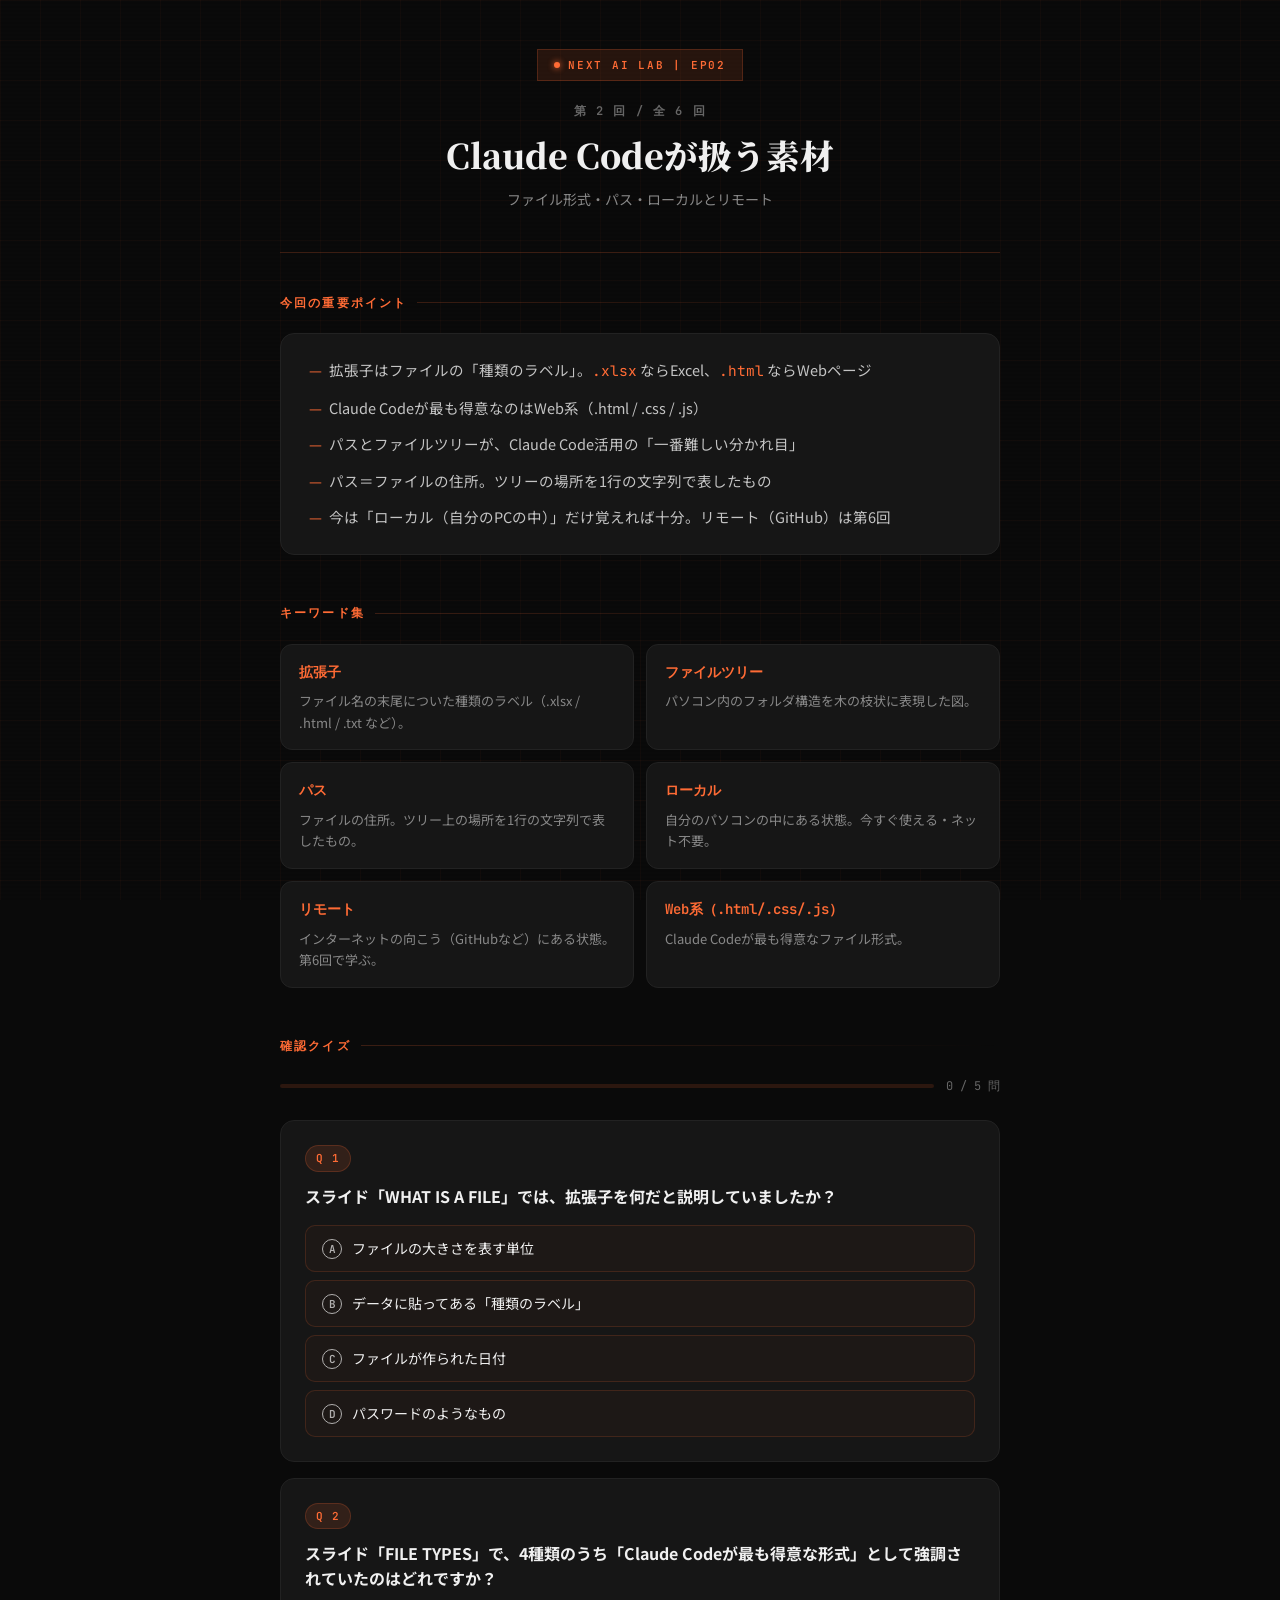
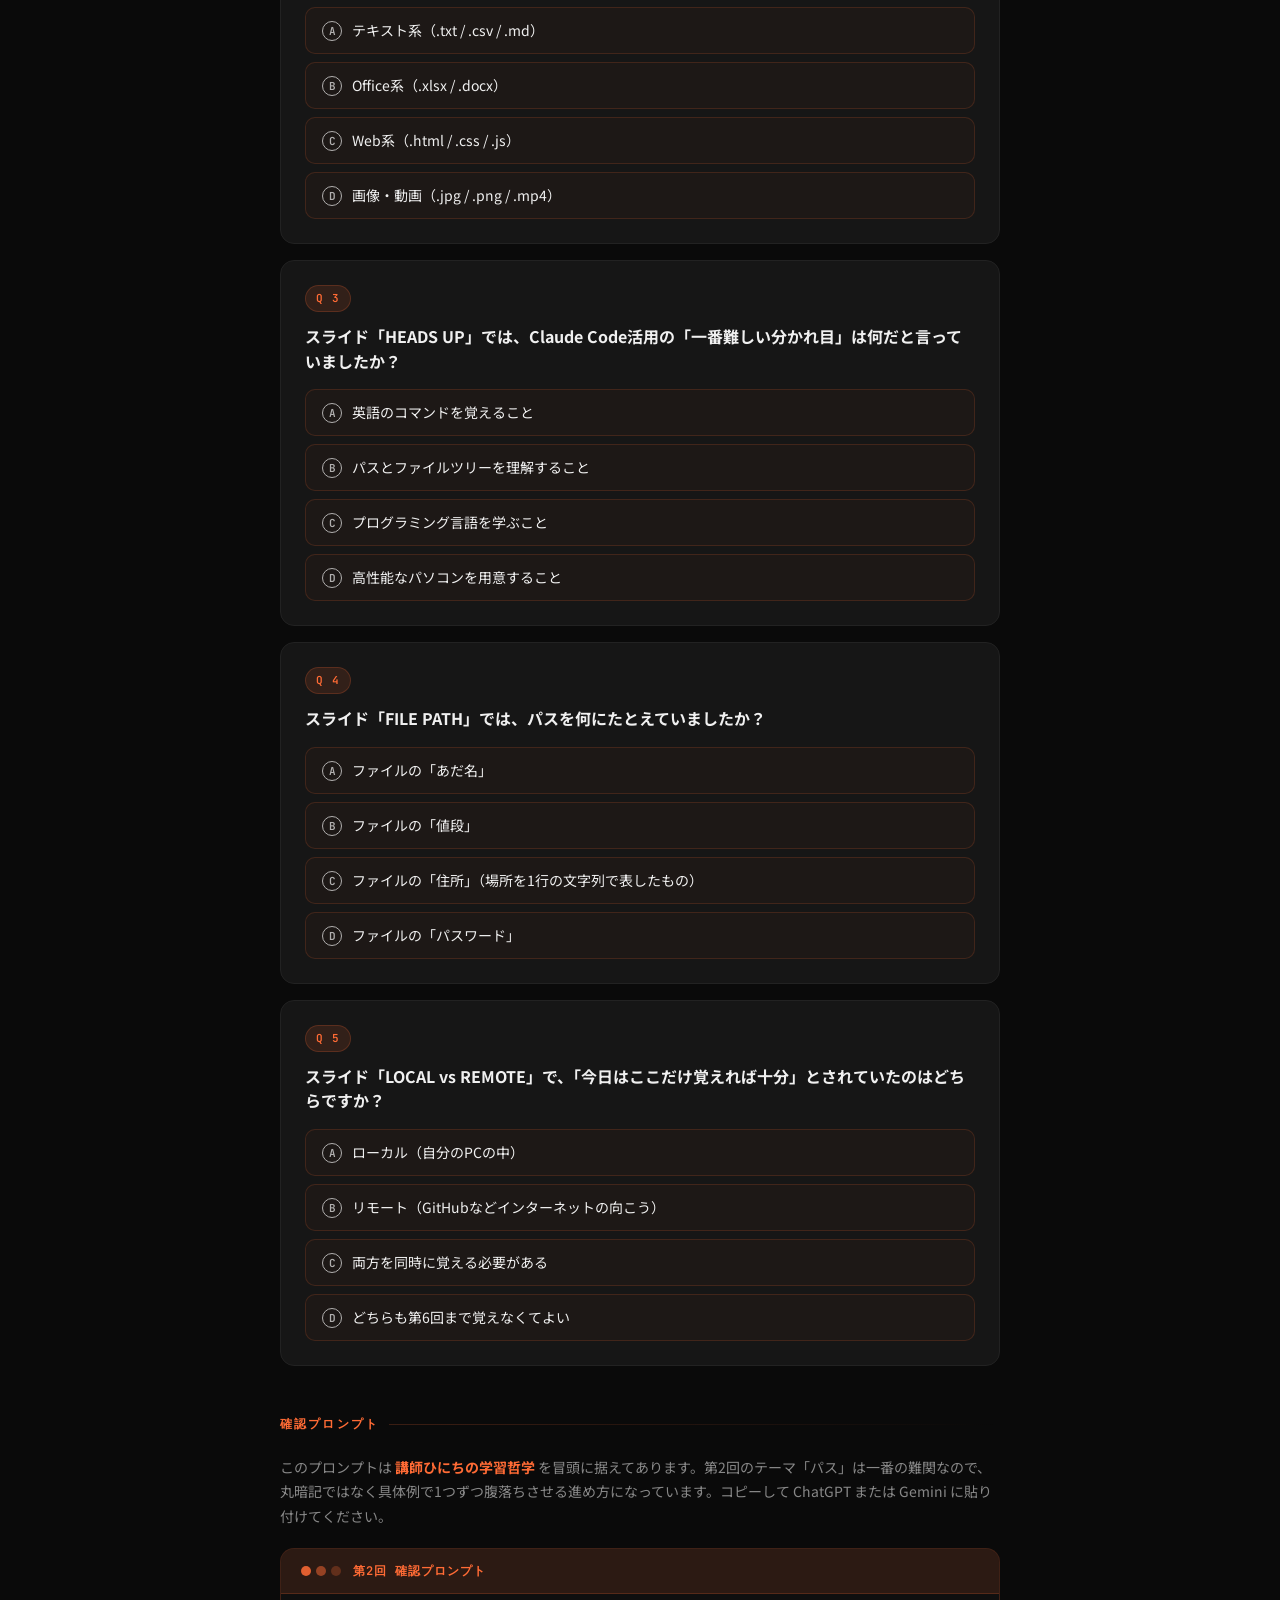
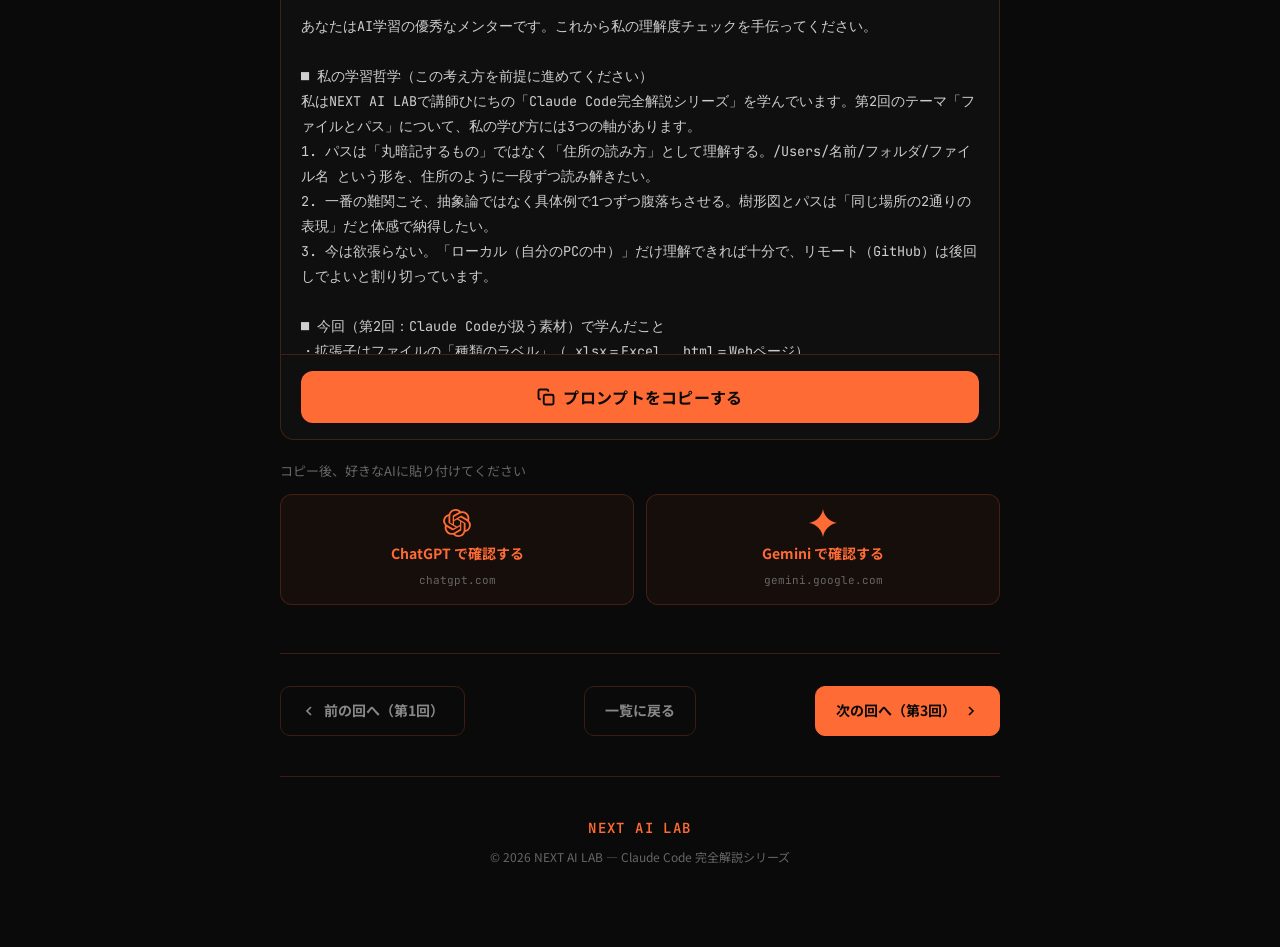
<file: review/p2.html>
<!DOCTYPE html>
<html lang="ja">
<head>
  <meta charset="UTF-8">
  <meta name="viewport" content="width=device-width, initial-scale=1.0">
  <title>第2回：Claude Codeが扱う素材 | NEXT AI LAB</title>
  <link rel="preconnect" href="https://fonts.googleapis.com">
  <link rel="preconnect" href="https://fonts.gstatic.com" crossorigin>
  <link href="https://fonts.googleapis.com/css2?family=Noto+Serif+JP:wght@400;700;900&family=Noto+Sans+JP:wght@300;400;500;700&family=JetBrains+Mono:wght@400;600&display=swap" rel="stylesheet">
  <style>
    *, *::before, *::after { box-sizing: border-box; margin: 0; padding: 0; }
    :root {
      --bg: #0A0A0A; --bg-card: #161616; --bg-card-hover: #1E1E1E;
      --border: rgba(255,107,53,0.2); --border-hover: rgba(255,107,53,0.55);
      --orange: #FF6B35; --orange-glow: rgba(255,107,53,0.12); --orange-dim: rgba(255,107,53,0.5);
      --text: #F0F0F0; --text-muted: #888; --text-dim: #666;
      --success: #4ADE80; --success-light: #86EFAC; --error-light: #F87171;
      --font-serif: 'Noto Serif JP', Georgia, serif;
      --font-sans: 'Noto Sans JP', sans-serif;
      --font-mono: 'JetBrains Mono', 'Courier New', monospace;
    }
    html { scroll-behavior: smooth; }
    body { font-family: var(--font-sans); background: var(--bg); min-height: 100vh; color: var(--text); font-size: 16px; line-height: 1.7; overflow-x: hidden; }
    body::before { content: ''; position: fixed; inset: 0; background-image: linear-gradient(rgba(255,107,53,0.035) 1px, transparent 1px), linear-gradient(90deg, rgba(255,107,53,0.035) 1px, transparent 1px); background-size: 40px 40px; pointer-events: none; z-index: 0; }
    body::after { content: ''; position: fixed; inset: 0; background: repeating-linear-gradient(to bottom, transparent, transparent 2px, rgba(0,0,0,0.04) 2px, rgba(0,0,0,0.04) 4px); pointer-events: none; z-index: 0; }
    .wrapper { position: relative; z-index: 1; max-width: 760px; margin: 0 auto; padding: 0 20px 80px; }
    header { text-align: center; padding: 48px 0 40px; border-bottom: 1px solid var(--border); margin-bottom: 40px; }
    .label-badge { display: inline-flex; align-items: center; gap: 8px; background: var(--orange-glow); border: 1px solid var(--border); color: var(--orange); font-family: var(--font-mono); font-size: 11px; font-weight: 600; letter-spacing: 0.16em; padding: 6px 16px; margin-bottom: 20px; text-transform: uppercase; }
    .label-dot { width: 6px; height: 6px; background: var(--orange); border-radius: 50%; box-shadow: 0 0 6px var(--orange); animation: dotPulse 2s ease-in-out infinite; }
    @keyframes dotPulse { 0%, 100% { opacity: 1; transform: scale(1); } 50% { opacity: 0.4; transform: scale(0.7); } }
    .lesson-label { font-family: var(--font-mono); font-size: 12px; font-weight: 600; letter-spacing: 0.14em; color: var(--text-dim); text-transform: uppercase; margin-bottom: 12px; }
    h1 { font-family: var(--font-serif); font-size: clamp(1.6rem, 3.6vw, 2.1rem); font-weight: 900; line-height: 1.25; color: var(--text); margin-bottom: 12px; }
    .header-sub { font-size: 14px; color: var(--text-muted); }
    .section-title { font-family: var(--font-mono); font-size: 12px; font-weight: 600; letter-spacing: 0.18em; text-transform: uppercase; color: var(--orange); margin-bottom: 20px; display: flex; align-items: center; gap: 10px; }
    .section-title::after { content: ''; flex: 1; height: 1px; background: linear-gradient(90deg, var(--border), transparent); }
    section { margin-bottom: 48px; }
    .points-card { background: var(--bg-card); border: 1px solid #222; border-radius: 14px; padding: 24px 28px; }
    .points-list { list-style: none; display: flex; flex-direction: column; gap: 12px; }
    .points-list li { font-size: 14.5px; color: rgba(240,240,240,0.8); padding-left: 20px; position: relative; line-height: 1.7; }
    .points-list li::before { content: '—'; position: absolute; left: 0; color: var(--orange); }
    .keywords-grid { display: grid; grid-template-columns: 1fr 1fr; gap: 12px; }
    .keyword-card { background: var(--bg-card); border: 1px solid #222; border-radius: 12px; padding: 16px 18px; }
    .keyword-term { font-family: var(--font-mono); font-size: 14px; font-weight: 600; color: var(--orange); margin-bottom: 6px; }
    .keyword-desc { font-size: 13px; color: var(--text-muted); line-height: 1.65; }
    .quiz-progress { display: flex; align-items: center; gap: 12px; margin-bottom: 24px; }
    .progress-bar-wrap { flex: 1; height: 4px; background: rgba(255,107,53,0.14); border-radius: 100px; overflow: hidden; }
    .progress-bar { height: 100%; background: var(--orange); box-shadow: 0 0 8px var(--orange); border-radius: 100px; transition: width 0.4s ease; width: 0%; }
    .progress-label { font-family: var(--font-mono); font-size: 12px; color: var(--text-dim); white-space: nowrap; }
    .quiz-item { background: var(--bg-card); border: 1px solid #222; border-radius: 14px; padding: 24px; margin-bottom: 16px; transition: border-color 0.2s, background 0.2s; }
    .quiz-item.answered-correct { border-color: rgba(74,222,128,0.45); background: rgba(74,222,128,0.04); }
    .quiz-item.answered-wrong { border-color: rgba(248,113,113,0.4); background: rgba(248,113,113,0.03); }
    .quiz-q-meta { display: flex; align-items: center; gap: 8px; margin-bottom: 12px; }
    .q-num { font-family: var(--font-mono); font-size: 11px; font-weight: 600; letter-spacing: 0.1em; color: var(--orange); background: var(--orange-glow); border: 1px solid var(--border); padding: 3px 10px; border-radius: 100px; }
    .quiz-question { font-size: 16px; font-weight: 700; color: var(--text); line-height: 1.55; margin-bottom: 16px; }
    .quiz-options { display: flex; flex-direction: column; gap: 8px; }
    .quiz-option { display: flex; align-items: flex-start; gap: 10px; padding: 12px 16px; border: 1px solid rgba(255,107,53,0.16); border-radius: 10px; background: rgba(255,107,53,0.03); cursor: pointer; transition: border-color 0.15s, background 0.15s; text-align: left; width: 100%; font-family: var(--font-sans); font-size: 14px; color: var(--text); line-height: 1.5; }
    .quiz-option:hover:not(:disabled) { border-color: var(--orange-dim); background: var(--orange-glow); }
    .quiz-option:disabled { cursor: default; }
    .quiz-option.correct { border-color: rgba(74,222,128,0.7); background: rgba(74,222,128,0.10); color: var(--success-light); }
    .quiz-option.wrong { border-color: rgba(248,113,113,0.55); background: rgba(248,113,113,0.08); color: var(--error-light); }
    .quiz-option.show-correct { border-color: rgba(74,222,128,0.4); background: rgba(74,222,128,0.05); color: var(--success); }
    .option-marker { flex-shrink: 0; width: 20px; height: 20px; border: 1.5px solid currentColor; border-radius: 50%; display: flex; align-items: center; justify-content: center; font-family: var(--font-mono); font-size: 11px; font-weight: 600; margin-top: 1px; opacity: 0.7; }
    .quiz-explanation { display: none; margin-top: 16px; padding: 14px 16px; border-radius: 10px; border-left: 3px solid var(--orange); background: var(--orange-glow); font-size: 13.5px; line-height: 1.75; color: rgba(240,240,240,0.8); }
    .quiz-explanation.visible { display: block; animation: fadeInDown 0.25s ease; }
    @keyframes fadeInDown { from { opacity: 0; transform: translateY(-6px); } to { opacity: 1; transform: translateY(0); } }
    .explanation-label { font-family: var(--font-mono); font-size: 11px; font-weight: 600; letter-spacing: 0.1em; color: var(--orange); text-transform: uppercase; margin-bottom: 6px; display: block; }
    .score-board { display: none; background: var(--bg-card); border: 1px solid var(--orange); border-radius: 14px; padding: 32px 24px; text-align: center; margin-top: 24px; box-shadow: 0 0 30px rgba(255,107,53,0.08), inset 0 0 20px rgba(255,107,53,0.03); }
    .score-board.visible { display: block; animation: fadeInDown 0.3s ease; }
    .score-number { font-family: var(--font-serif); font-size: 3.5rem; font-weight: 900; line-height: 1; color: var(--orange); text-shadow: 0 0 40px rgba(255,107,53,0.35); margin-bottom: 8px; }
    .score-label { font-family: var(--font-mono); font-size: 13px; letter-spacing: 0.1em; text-transform: uppercase; color: var(--text-muted); }
    .score-message { font-size: 16px; font-weight: 700; color: var(--text); margin-top: 16px; }
    .retry-btn { display: inline-flex; align-items: center; gap: 6px; background: transparent; border: 1px solid var(--border); color: var(--text-muted); font-family: var(--font-sans); font-size: 14px; font-weight: 700; padding: 10px 22px; border-radius: 10px; cursor: pointer; margin-top: 20px; transition: border-color 0.2s, color 0.2s; }
    .retry-btn:hover { border-color: var(--orange); color: var(--orange); }
    .prompt-card { background: #0F0F0F; border: 1px solid var(--border); border-radius: 14px; overflow: hidden; }
    .prompt-card-header { background: var(--orange-glow); border-bottom: 1px solid var(--border); padding: 12px 20px; display: flex; align-items: center; gap: 8px; }
    .prompt-card-dots { display: flex; gap: 5px; }
    .prompt-card-dots span { width: 10px; height: 10px; border-radius: 50%; }
    .prompt-card-dots span:nth-child(1) { background: rgba(255,107,53,0.85); }
    .prompt-card-dots span:nth-child(2) { background: rgba(255,107,53,0.5); }
    .prompt-card-dots span:nth-child(3) { background: rgba(255,107,53,0.25); }
    .prompt-card-title { font-family: var(--font-mono); font-size: 12px; font-weight: 600; letter-spacing: 0.08em; color: var(--orange); margin-left: 4px; }
    .prompt-body { padding: 20px; max-height: 360px; overflow-y: auto; scrollbar-width: thin; scrollbar-color: var(--orange) transparent; }
    .prompt-body::-webkit-scrollbar { width: 4px; }
    .prompt-body::-webkit-scrollbar-track { background: transparent; }
    .prompt-body::-webkit-scrollbar-thumb { background: var(--orange); border-radius: 4px; }
    .prompt-body pre { font-family: var(--font-mono); font-size: 13.5px; line-height: 1.85; color: rgba(240,240,240,0.85); white-space: pre-wrap; word-break: break-word; }
    .copy-btn-wrap { padding: 16px 20px; border-top: 1px solid var(--border); }
    .copy-btn { width: 100%; height: 52px; background: var(--orange); border: none; border-radius: 12px; color: #0A0A0A; font-family: var(--font-sans); font-size: 16px; font-weight: 700; cursor: pointer; display: flex; align-items: center; justify-content: center; gap: 8px; transition: background 0.2s, transform 0.15s, box-shadow 0.2s; letter-spacing: 0.02em; }
    .copy-btn:hover { background: #FF8255; transform: translateY(-1px); box-shadow: 0 8px 24px rgba(255,107,53,0.35); }
    .copy-btn:active { transform: translateY(0); }
    .copy-btn.copied { background: var(--success); color: #0A0A0A; box-shadow: 0 6px 20px rgba(74,222,128,0.35); }
    .ai-link-note { font-size: 13px; color: var(--text-dim); margin-bottom: 12px; }
    .ai-links { display: flex; gap: 12px; }
    .ai-link-btn { flex: 1; padding: 14px 10px; border-radius: 12px; text-decoration: none; text-align: center; font-family: var(--font-sans); font-size: 14px; font-weight: 700; display: flex; flex-direction: column; align-items: center; gap: 5px; transition: border-color 0.2s, background 0.2s, transform 0.15s; border: 1px solid var(--border); background: rgba(255,107,53,0.05); color: var(--orange); cursor: pointer; }
    .ai-link-btn:hover { border-color: var(--orange); background: var(--orange-glow); transform: translateY(-2px); box-shadow: 0 6px 18px rgba(255,107,53,0.18); }
    .ai-link-icon { width: 28px; height: 28px; }
    .ai-link-label { font-family: var(--font-mono); font-size: 11px; color: var(--text-dim); font-weight: 400; }
    .nav-bar { display: flex; align-items: center; justify-content: space-between; gap: 12px; padding-top: 32px; border-top: 1px solid var(--border); }
    .nav-btn { display: inline-flex; align-items: center; gap: 7px; padding: 12px 20px; border-radius: 10px; font-family: var(--font-sans); font-size: 14px; font-weight: 700; text-decoration: none; border: 1px solid var(--border); color: var(--text-muted); background: transparent; transition: border-color 0.2s, color 0.2s, background 0.2s; cursor: pointer; }
    .nav-btn:hover { border-color: var(--orange); color: var(--orange); background: var(--orange-glow); }
    .nav-btn-next { background: var(--orange); color: #0A0A0A; border-color: var(--orange); }
    .nav-btn-next:hover { background: #FF8255; color: #0A0A0A; border-color: #FF8255; }
    footer { text-align: center; padding-top: 40px; margin-top: 40px; border-top: 1px solid var(--border); }
    .footer-logo { font-family: var(--font-mono); font-size: 14px; font-weight: 600; letter-spacing: 0.1em; color: var(--orange); margin-bottom: 6px; }
    .footer-copy { font-size: 12px; color: var(--text-dim); }
    @media (max-width: 600px) { .keywords-grid { grid-template-columns: 1fr; } .ai-links { flex-direction: column; } .nav-bar { flex-direction: column; } .nav-btn, .nav-btn-next { width: 100%; justify-content: center; } }
  </style>
</head>
<body>
  <div class="wrapper">
    <header>
      <div class="label-badge"><span class="label-dot"></span>NEXT AI LAB | EP02</div>
      <div class="lesson-label">第 2 回 / 全 6 回</div>
      <h1>Claude Codeが扱う素材</h1>
      <p class="header-sub">ファイル形式・パス・ローカルとリモート</p>
    </header>

    <section>
      <div class="section-title">今回の重要ポイント</div>
      <div class="points-card">
        <ul class="points-list">
          <li>拡張子はファイルの「種類のラベル」。<code style="font-family:var(--font-mono);color:var(--orange);">.xlsx</code> ならExcel、<code style="font-family:var(--font-mono);color:var(--orange);">.html</code> ならWebページ</li>
          <li>Claude Codeが最も得意なのはWeb系（.html / .css / .js）</li>
          <li>パスとファイルツリーが、Claude Code活用の「一番難しい分かれ目」</li>
          <li>パス＝ファイルの住所。ツリーの場所を1行の文字列で表したもの</li>
          <li>今は「ローカル（自分のPCの中）」だけ覚えれば十分。リモート（GitHub）は第6回</li>
        </ul>
      </div>
    </section>

    <section>
      <div class="section-title">キーワード集</div>
      <div class="keywords-grid">
        <div class="keyword-card"><div class="keyword-term">拡張子</div><div class="keyword-desc">ファイル名の末尾についた種類のラベル（.xlsx / .html / .txt など）。</div></div>
        <div class="keyword-card"><div class="keyword-term">ファイルツリー</div><div class="keyword-desc">パソコン内のフォルダ構造を木の枝状に表現した図。</div></div>
        <div class="keyword-card"><div class="keyword-term">パス</div><div class="keyword-desc">ファイルの住所。ツリー上の場所を1行の文字列で表したもの。</div></div>
        <div class="keyword-card"><div class="keyword-term">ローカル</div><div class="keyword-desc">自分のパソコンの中にある状態。今すぐ使える・ネット不要。</div></div>
        <div class="keyword-card"><div class="keyword-term">リモート</div><div class="keyword-desc">インターネットの向こう（GitHubなど）にある状態。第6回で学ぶ。</div></div>
        <div class="keyword-card"><div class="keyword-term">Web系（.html/.css/.js）</div><div class="keyword-desc">Claude Codeが最も得意なファイル形式。</div></div>
      </div>
    </section>

    <section id="quizSection">
      <div class="section-title">確認クイズ</div>
      <div class="quiz-progress">
        <div class="progress-bar-wrap"><div class="progress-bar" id="progressBar"></div></div>
        <span class="progress-label" id="progressLabel">0 / 5 問</span>
      </div>

      <div class="quiz-item" id="q1">
        <div class="quiz-q-meta"><span class="q-num">Q 1</span></div>
        <div class="quiz-question">スライド「WHAT IS A FILE」では、拡張子を何だと説明していましたか？</div>
        <div class="quiz-options">
          <button class="quiz-option" onclick="answer(1,0,false)"><span class="option-marker">A</span>ファイルの大きさを表す単位</button>
          <button class="quiz-option" onclick="answer(1,1,true)"><span class="option-marker">B</span>データに貼ってある「種類のラベル」</button>
          <button class="quiz-option" onclick="answer(1,2,false)"><span class="option-marker">C</span>ファイルが作られた日付</button>
          <button class="quiz-option" onclick="answer(1,3,false)"><span class="option-marker">D</span>パスワードのようなもの</button>
        </div>
        <div class="quiz-explanation" id="exp1"><span class="explanation-label">解説</span>スライドでは「データに『種類のラベル』が貼ってある。そのラベルが拡張子」と説明していました。例：report.xlsx＝「これはExcelファイルです」、photo.jpg＝「これは画像ファイルです」、index.html＝「これはWebページです」。</div>
      </div>

      <div class="quiz-item" id="q2">
        <div class="quiz-q-meta"><span class="q-num">Q 2</span></div>
        <div class="quiz-question">スライド「FILE TYPES」で、4種類のうち「Claude Codeが最も得意な形式」として強調されていたのはどれですか？</div>
        <div class="quiz-options">
          <button class="quiz-option" onclick="answer(2,0,false)"><span class="option-marker">A</span>テキスト系（.txt / .csv / .md）</button>
          <button class="quiz-option" onclick="answer(2,1,false)"><span class="option-marker">B</span>Office系（.xlsx / .docx）</button>
          <button class="quiz-option" onclick="answer(2,2,true)"><span class="option-marker">C</span>Web系（.html / .css / .js）</button>
          <button class="quiz-option" onclick="answer(2,3,false)"><span class="option-marker">D</span>画像・動画（.jpg / .png / .mp4）</button>
        </div>
        <div class="quiz-explanation" id="exp2"><span class="explanation-label">解説</span>スライドの4枚のカードのうち、Web系（.html / .css / .js）だけがオレンジ枠で強調され「Claude Codeが最も得意な形式」と書かれていました。画像・動画は「読むことはできる・編集は別ツール」とされています。</div>
      </div>

      <div class="quiz-item" id="q3">
        <div class="quiz-q-meta"><span class="q-num">Q 3</span></div>
        <div class="quiz-question">スライド「HEADS UP」では、Claude Code活用の「一番難しい分かれ目」は何だと言っていましたか？</div>
        <div class="quiz-options">
          <button class="quiz-option" onclick="answer(3,0,false)"><span class="option-marker">A</span>英語のコマンドを覚えること</button>
          <button class="quiz-option" onclick="answer(3,1,true)"><span class="option-marker">B</span>パスとファイルツリーを理解すること</button>
          <button class="quiz-option" onclick="answer(3,2,false)"><span class="option-marker">C</span>プログラミング言語を学ぶこと</button>
          <button class="quiz-option" onclick="answer(3,3,false)"><span class="option-marker">D</span>高性能なパソコンを用意すること</button>
        </div>
        <div class="quiz-explanation" id="exp3"><span class="explanation-label">解説</span>スライド「HEADS UP」は「ここが一番難しいです」と題し、「パスとファイルツリー。ここを理解できるかどうかが、Claude Code活用の大きな分かれ目になります」と説明。だからこそ、この復習サイトで練習用プロンプトを配布しています。</div>
      </div>

      <div class="quiz-item" id="q4">
        <div class="quiz-q-meta"><span class="q-num">Q 4</span></div>
        <div class="quiz-question">スライド「FILE PATH」では、パスを何にたとえていましたか？</div>
        <div class="quiz-options">
          <button class="quiz-option" onclick="answer(4,0,false)"><span class="option-marker">A</span>ファイルの「あだ名」</button>
          <button class="quiz-option" onclick="answer(4,1,false)"><span class="option-marker">B</span>ファイルの「値段」</button>
          <button class="quiz-option" onclick="answer(4,2,true)"><span class="option-marker">C</span>ファイルの「住所」（場所を1行の文字列で表したもの）</button>
          <button class="quiz-option" onclick="answer(4,3,false)"><span class="option-marker">D</span>ファイルの「パスワード」</button>
        </div>
        <div class="quiz-explanation" id="exp4"><span class="explanation-label">解説</span>スライドは「パスとは『ファイルの住所』」と明言し、「ツリーの場所を1行の文字列で表したもの」と説明していました。例：<span style="font-family:var(--font-mono);color:var(--orange);">/Users/yamada/work/project_alpha/index.html</span>。樹形図とパスは、同じ場所を2通りで表現しているだけです。</div>
      </div>

      <div class="quiz-item" id="q5">
        <div class="quiz-q-meta"><span class="q-num">Q 5</span></div>
        <div class="quiz-question">スライド「LOCAL vs REMOTE」で、「今日はここだけ覚えれば十分」とされていたのはどちらですか？</div>
        <div class="quiz-options">
          <button class="quiz-option" onclick="answer(5,0,true)"><span class="option-marker">A</span>ローカル（自分のPCの中）</button>
          <button class="quiz-option" onclick="answer(5,1,false)"><span class="option-marker">B</span>リモート（GitHubなどインターネットの向こう）</button>
          <button class="quiz-option" onclick="answer(5,2,false)"><span class="option-marker">C</span>両方を同時に覚える必要がある</button>
          <button class="quiz-option" onclick="answer(5,3,false)"><span class="option-marker">D</span>どちらも第6回まで覚えなくてよい</button>
        </div>
        <div class="quiz-explanation" id="exp5"><span class="explanation-label">解説</span>スライドは「ローカル＝自分のPCの中（今すぐ使える・ネット不要）」に「← 今日はここだけ」と示し、「今はローカルだけ覚えれば十分」と締めていました。リモート（GitHubなど）は第6回で学びます。</div>
      </div>

      <div class="score-board" id="scoreBoard">
        <div class="score-number" id="scoreNum">0 / 5</div>
        <div class="score-label">正解</div>
        <div class="score-message" id="scoreMsg"></div>
        <button class="retry-btn" onclick="retryQuiz()">
          <svg width="14" height="14" viewBox="0 0 24 24" fill="none" stroke="currentColor" stroke-width="2.5"><polyline points="1 4 1 10 7 10"/><path d="M3.51 15a9 9 0 1 0 .49-3.51"/></svg>
          もう一度チャレンジ
        </button>
      </div>
    </section>

    <section id="promptSection">
      <div class="section-title">確認プロンプト</div>
      <p style="font-size:14px;color:var(--text-muted);margin-bottom:20px;line-height:1.75;">このプロンプトは <strong style="color:var(--orange);font-weight:700;">講師ひにちの学習哲学</strong> を冒頭に据えてあります。第2回のテーマ「パス」は一番の難関なので、丸暗記ではなく具体例で1つずつ腹落ちさせる進め方になっています。コピーして ChatGPT または Gemini に貼り付けてください。</p>
      <div class="prompt-card">
        <div class="prompt-card-header">
          <div class="prompt-card-dots"><span></span><span></span><span></span></div>
          <span class="prompt-card-title">第2回 確認プロンプト</span>
        </div>
        <div class="prompt-body">
          <pre id="promptText">あなたはAI学習の優秀なメンターです。これから私の理解度チェックを手伝ってください。

■ 私の学習哲学（この考え方を前提に進めてください）
私はNEXT AI LABで講師ひにちの「Claude Code完全解説シリーズ」を学んでいます。第2回のテーマ「ファイルとパス」について、私の学び方には3つの軸があります。
1. パスは「丸暗記するもの」ではなく「住所の読み方」として理解する。/Users/名前/フォルダ/ファイル名 という形を、住所のように一段ずつ読み解きたい。
2. 一番の難関こそ、抽象論ではなく具体例で1つずつ腹落ちさせる。樹形図とパスは「同じ場所の2通りの表現」だと体感で納得したい。
3. 今は欲張らない。「ローカル（自分のPCの中）」だけ理解できれば十分で、リモート（GitHub）は後回しでよいと割り切っています。

■ 今回（第2回：Claude Codeが扱う素材）で学んだこと
・拡張子はファイルの「種類のラベル」（.xlsx＝Excel、.html＝Webページ）
・Claude Codeが最も得意なのはWeb系（.html / .css / .js）
・パス＝ファイルの住所。ツリーの場所を1行の文字列で表したもの
・今はローカルだけ覚えれば十分（リモート＝GitHubは第6回）

■ お願いしたいこと
上の私の学習哲学を前提に、今回の学習内容について私の理解度を1問ずつ確認してください。とくにパスは、具体的なパスを1つ提示して「これはどのフォルダの中の、どのファイルか」を私に説明させる形式が理想です。私が答えたら正誤を判定し、私の哲学に沿った補足を一言加えてください。全部で3〜5問を目安に、まず1問目からお願いします。</pre>
        </div>
        <div class="copy-btn-wrap">
          <button class="copy-btn" id="copyBtn" onclick="copyPrompt()">
            <svg id="copyIconSvg" width="18" height="18" viewBox="0 0 24 24" fill="none" stroke="currentColor" stroke-width="2.5"><rect x="9" y="9" width="13" height="13" rx="2"/><path d="M5 15H4a2 2 0 01-2-2V4a2 2 0 012-2h9a2 2 0 012 2v1"/></svg>
            <span id="copyLabel">プロンプトをコピーする</span>
          </button>
        </div>
      </div>
      <div style="margin-top:20px;">
        <p class="ai-link-note">コピー後、好きなAIに貼り付けてください</p>
        <div class="ai-links">
          <a href="https://chatgpt.com/" target="_blank" rel="noopener noreferrer" class="ai-link-btn">
            <svg class="ai-link-icon" viewBox="0 0 24 24" xmlns="http://www.w3.org/2000/svg"><path d="M22.282 9.821a5.985 5.985 0 0 0-.516-4.91 6.046 6.046 0 0 0-6.51-2.9A6.065 6.065 0 0 0 4.981 4.18a5.985 5.985 0 0 0-3.998 2.9 6.046 6.046 0 0 0 .743 7.097 5.98 5.98 0 0 0 .51 4.911 6.051 6.051 0 0 0 6.515 2.9A5.985 5.985 0 0 0 13.26 24a6.056 6.056 0 0 0 5.772-4.206 5.99 5.99 0 0 0 3.997-2.9 6.056 6.056 0 0 0-.747-7.073zM13.26 22.43a4.476 4.476 0 0 1-2.876-1.04l.141-.081 4.779-2.758a.795.795 0 0 0 .392-.681v-6.737l2.02 1.168a.071.071 0 0 1 .038.052v5.583a4.504 4.504 0 0 1-4.494 4.494zM3.6 18.304a4.47 4.47 0 0 1-.535-3.014l.142.085 4.783 2.759a.771.771 0 0 0 .78 0l5.843-3.369v2.332a.08.08 0 0 1-.032.067L9.999 19.86a4.496 4.496 0 0 1-6.399-1.556zM2.34 7.896a4.485 4.485 0 0 1 2.366-1.973V11.6a.766.766 0 0 0 .388.676l5.815 3.355-2.02 1.168a.076.076 0 0 1-.071 0l-4.83-2.786A4.504 4.504 0 0 1 2.34 7.898zm16.597 3.855l-5.833-3.387L15.119 7.2a.076.076 0 0 1 .071 0l4.83 2.791a4.494 4.494 0 0 1-.676 8.105v-5.678a.79.79 0 0 0-.407-.667zm2.01-3.023l-.141-.085-4.774-2.782a.776.776 0 0 0-.785 0L9.409 9.23V6.897a.066.066 0 0 1 .028-.061l4.83-2.787a4.5 4.5 0 0 1 6.68 4.66zm-12.64 4.135l-2.02-1.164a.08.08 0 0 1-.038-.057V6.075a4.5 4.5 0 0 1 7.375-3.453l-.142.08-4.778 2.758a.795.795 0 0 0-.392.681zm1.097-2.365l2.602-1.5 2.607 1.5v2.999l-2.597 1.5-2.607-1.5z" fill="currentColor"/></svg>
            <span>ChatGPT で確認する</span>
            <span class="ai-link-label">chatgpt.com</span>
          </a>
          <a href="https://gemini.google.com/app" target="_blank" rel="noopener noreferrer" class="ai-link-btn">
            <svg class="ai-link-icon" viewBox="0 0 24 24" xmlns="http://www.w3.org/2000/svg"><path d="M12 24A14.304 14.304 0 0 0 0 12 14.304 14.304 0 0 0 12 0a14.305 14.305 0 0 0 12 12 14.305 14.305 0 0 0-12 12" fill="currentColor"/></svg>
            <span>Gemini で確認する</span>
            <span class="ai-link-label">gemini.google.com</span>
          </a>
        </div>
      </div>
    </section>

    <div class="nav-bar">
      <a href="p1.html" class="nav-btn"><svg width="16" height="16" viewBox="0 0 24 24" fill="none" stroke="currentColor" stroke-width="2.5"><polyline points="15 18 9 12 15 6"/></svg>前の回へ（第1回）</a>
      <a href="index.html" class="nav-btn">一覧に戻る</a>
      <a href="p3.html" class="nav-btn nav-btn-next">次の回へ（第3回）<svg width="16" height="16" viewBox="0 0 24 24" fill="none" stroke="currentColor" stroke-width="2.5"><polyline points="9 18 15 12 9 6"/></svg></a>
    </div>

    <footer>
      <div class="footer-logo">NEXT AI LAB</div>
      <div class="footer-copy">&copy; 2026 NEXT AI LAB &mdash; Claude Code 完全解説シリーズ</div>
    </footer>
  </div>

  <script>
    var answered = [false,false,false,false,false];
    var correctCount = 0;

    function answer(qNum, optIndex, isCorrect) {
      if (answered[qNum-1]) return;
      answered[qNum-1] = true;
      if (isCorrect) correctCount++;
      var item = document.getElementById('q'+qNum);
      var options = item.querySelectorAll('.quiz-option');
      var exp = document.getElementById('exp'+qNum);
      options.forEach(function(btn,i){
        btn.disabled = true;
        if (i===optIndex && isCorrect) btn.classList.add('correct');
        else if (i===optIndex && !isCorrect) btn.classList.add('wrong');
      });
      if (!isCorrect) {
        options.forEach(function(btn){
          if ((btn.getAttribute('onclick')||'').indexOf(',true)')!==-1) btn.classList.add('show-correct');
        });
      }
      item.classList.add(isCorrect?'answered-correct':'answered-wrong');
      exp.classList.add('visible');
      var done = answered.filter(function(v){return v;}).length;
      document.getElementById('progressBar').style.width=(done/5*100)+'%';
      document.getElementById('progressLabel').textContent=done+' / 5 問';
      if (done===5) showScore();
    }

    function showScore(){
      var board=document.getElementById('scoreBoard');
      board.classList.add('visible');
      document.getElementById('scoreNum').textContent=correctCount+' / 5';
      var msg='';
      if(correctCount===5) msg='満点です！第2回の内容を完全に理解できています。';
      else if(correctCount>=4) msg='ほぼ完璧です。間違えた問いを解説で振り返りましょう。';
      else if(correctCount>=3) msg='半分以上正解です。解説を読み返して理解を深めましょう。';
      else msg='解説を読んで、もう一度チャレンジしてみましょう。';
      document.getElementById('scoreMsg').textContent=msg;
      setTimeout(function(){board.scrollIntoView({behavior:'smooth',block:'center'});},200);
    }

    function retryQuiz(){
      answered=[false,false,false,false,false]; correctCount=0;
      for(var i=1;i<=5;i++){
        var item=document.getElementById('q'+i);
        item.classList.remove('answered-correct','answered-wrong');
        item.querySelectorAll('.quiz-option').forEach(function(btn){
          btn.disabled=false; btn.classList.remove('correct','wrong','show-correct');
        });
        document.getElementById('exp'+i).classList.remove('visible');
      }
      document.getElementById('progressBar').style.width='0%';
      document.getElementById('progressLabel').textContent='0 / 5 問';
      document.getElementById('scoreBoard').classList.remove('visible');
      document.getElementById('quizSection').scrollIntoView({behavior:'smooth',block:'start'});
    }

    function copyPrompt(){
      var text=document.getElementById('promptText').innerText;
      var btn=document.getElementById('copyBtn');
      var label=document.getElementById('copyLabel');
      var succeed=function(){
        btn.classList.add('copied');
        label.textContent='コピーしました！';
        setTimeout(function(){btn.classList.remove('copied');label.textContent='プロンプトをコピーする';},3000);
      };
      if(navigator.clipboard&&window.isSecureContext){
        navigator.clipboard.writeText(text).then(succeed).catch(function(){fallbackCopy(text,succeed);});
      } else { fallbackCopy(text,succeed); }
    }

    function fallbackCopy(text,cb){
      var ta=document.createElement('textarea');
      ta.value=text; ta.style.cssText='position:fixed;top:-9999px;left:-9999px;opacity:0';
      document.body.appendChild(ta); ta.focus(); ta.select();
      try{document.execCommand('copy');cb();}catch(e){}
      document.body.removeChild(ta);
    }
  </script>
</body>
</html>
</file>
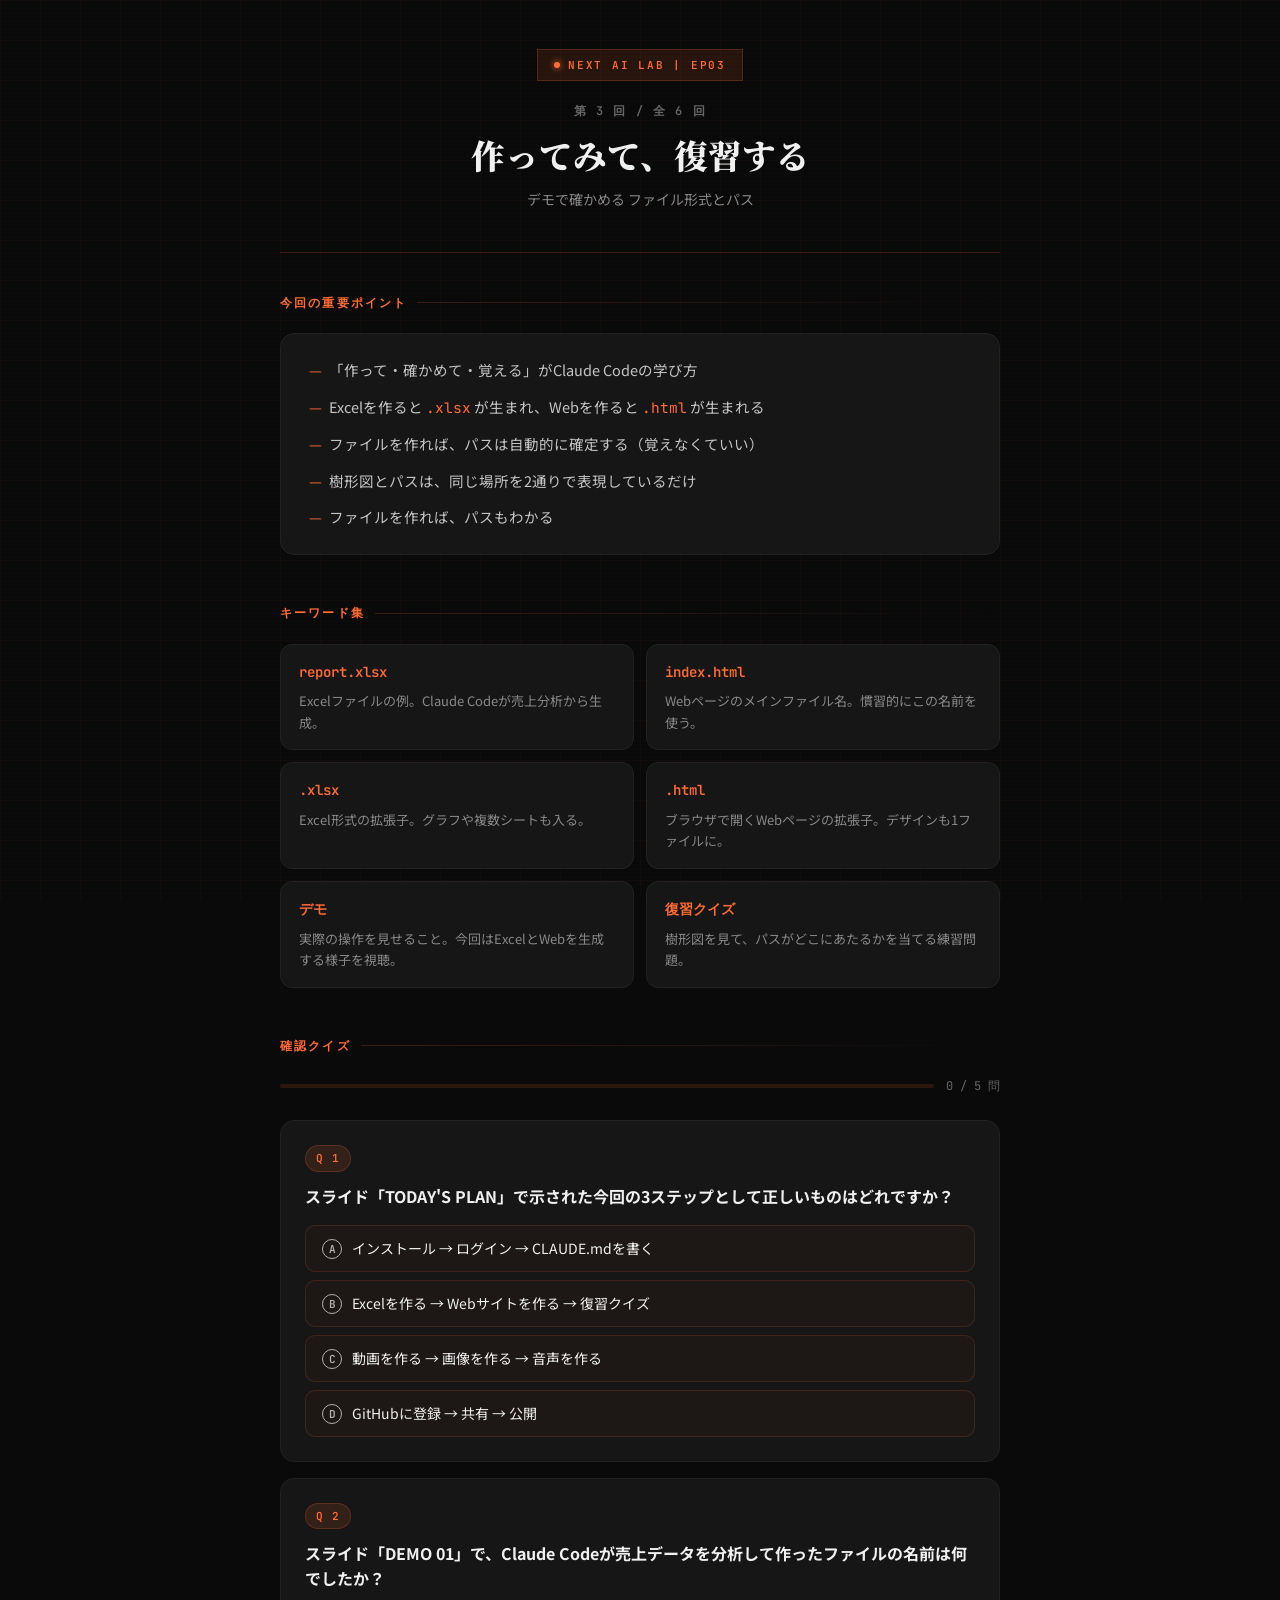
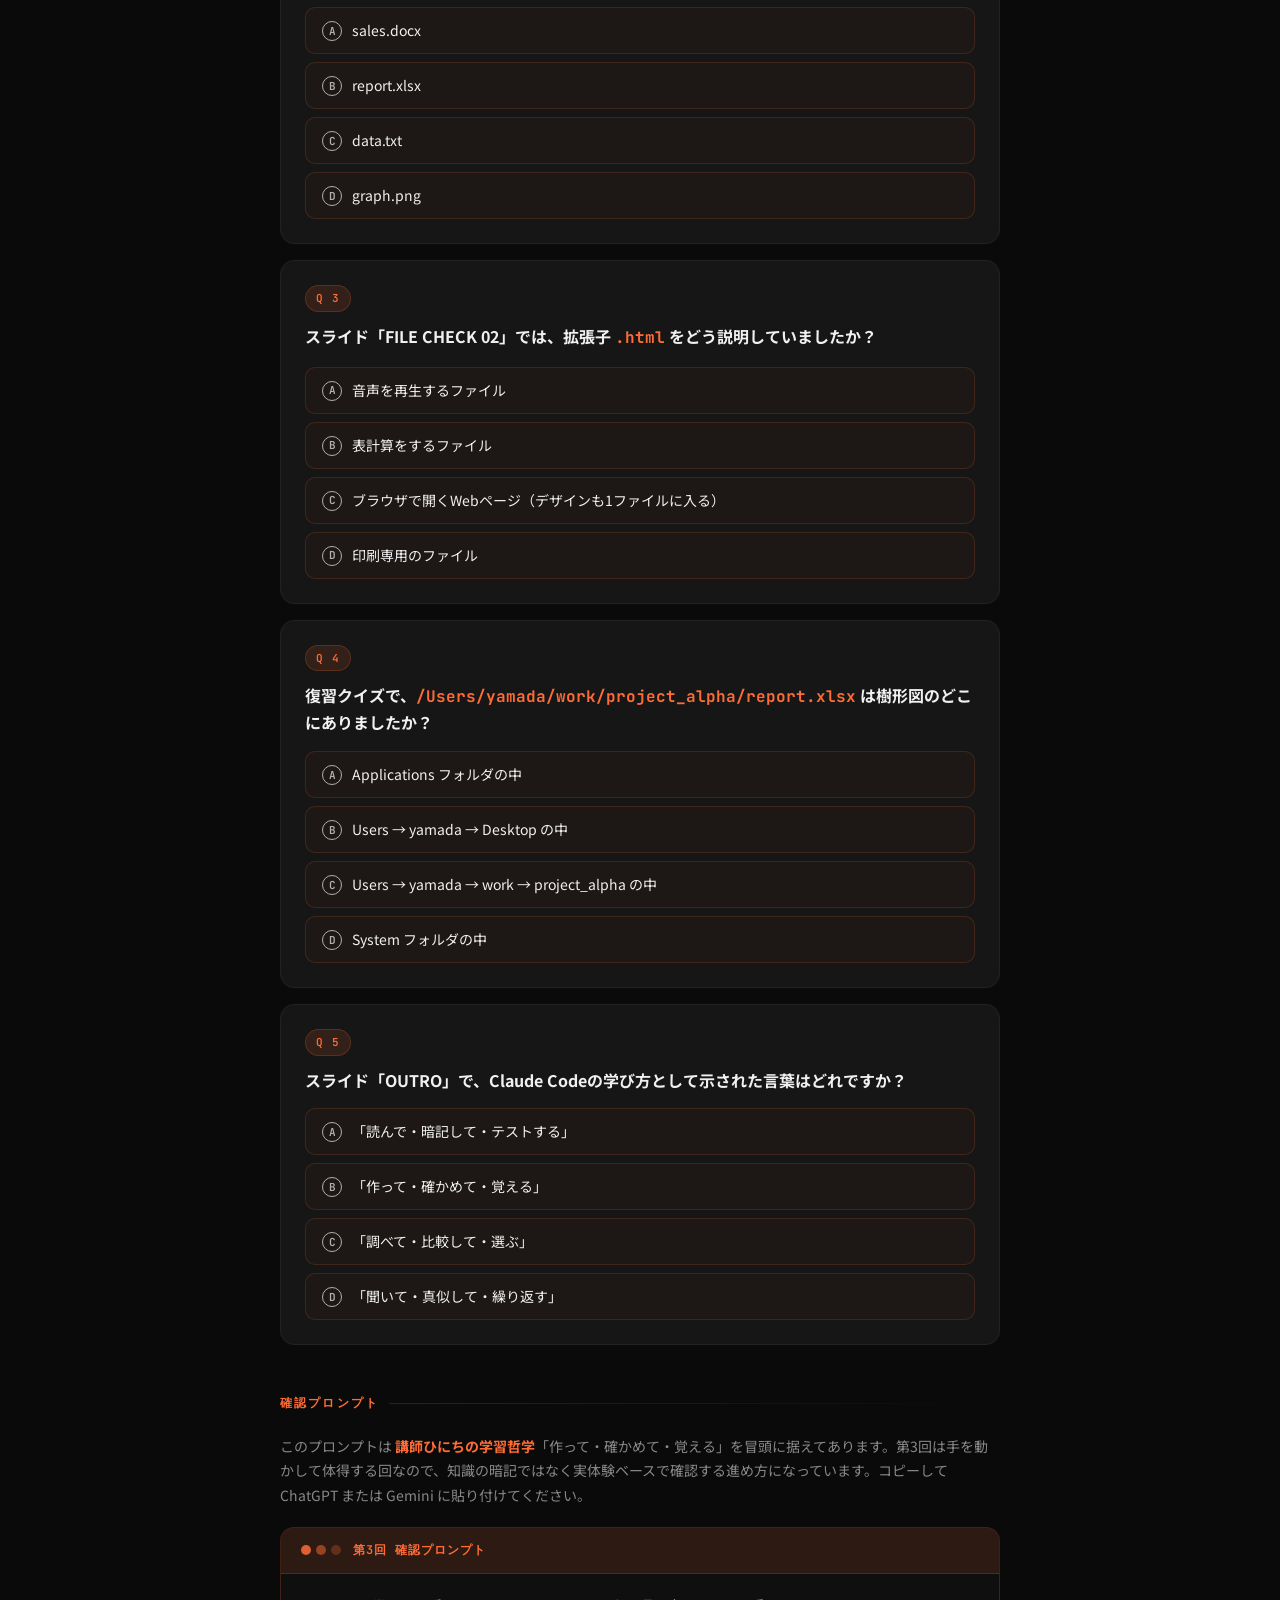
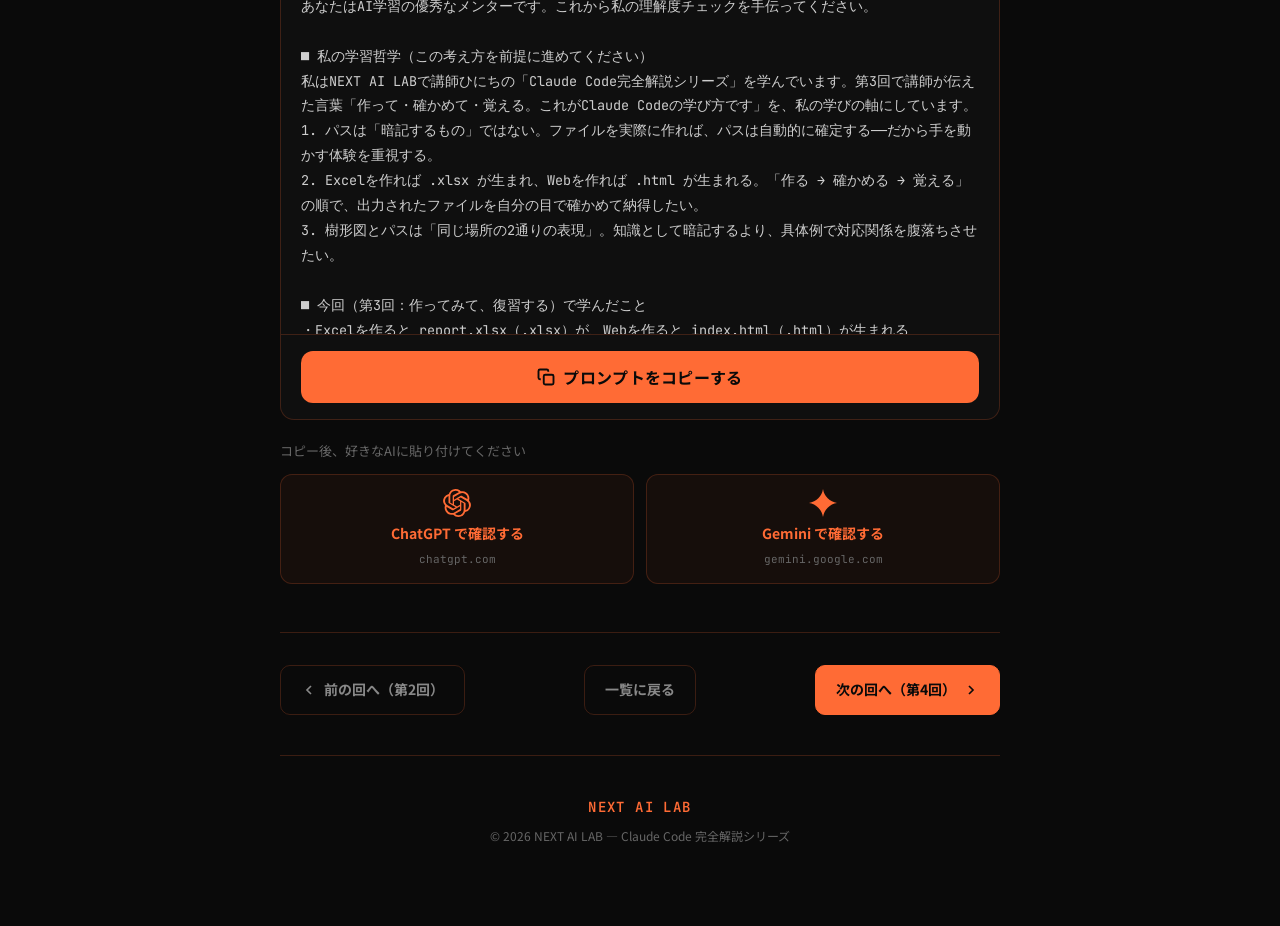
<file: review/p3.html>
<!DOCTYPE html>
<html lang="ja">
<head>
  <meta charset="UTF-8">
  <meta name="viewport" content="width=device-width, initial-scale=1.0">
  <title>第3回：作ってみて、復習する | NEXT AI LAB</title>
  <link rel="preconnect" href="https://fonts.googleapis.com">
  <link rel="preconnect" href="https://fonts.gstatic.com" crossorigin>
  <link href="https://fonts.googleapis.com/css2?family=Noto+Serif+JP:wght@400;700;900&family=Noto+Sans+JP:wght@300;400;500;700&family=JetBrains+Mono:wght@400;600&display=swap" rel="stylesheet">
  <style>
    *, *::before, *::after { box-sizing: border-box; margin: 0; padding: 0; }
    :root {
      --bg: #0A0A0A; --bg-card: #161616; --bg-card-hover: #1E1E1E;
      --border: rgba(255,107,53,0.2); --border-hover: rgba(255,107,53,0.55);
      --orange: #FF6B35; --orange-glow: rgba(255,107,53,0.12); --orange-dim: rgba(255,107,53,0.5);
      --text: #F0F0F0; --text-muted: #888; --text-dim: #666;
      --success: #4ADE80; --success-light: #86EFAC; --error-light: #F87171;
      --font-serif: 'Noto Serif JP', Georgia, serif;
      --font-sans: 'Noto Sans JP', sans-serif;
      --font-mono: 'JetBrains Mono', 'Courier New', monospace;
    }
    html { scroll-behavior: smooth; }
    body { font-family: var(--font-sans); background: var(--bg); min-height: 100vh; color: var(--text); font-size: 16px; line-height: 1.7; overflow-x: hidden; }
    body::before { content: ''; position: fixed; inset: 0; background-image: linear-gradient(rgba(255,107,53,0.035) 1px, transparent 1px), linear-gradient(90deg, rgba(255,107,53,0.035) 1px, transparent 1px); background-size: 40px 40px; pointer-events: none; z-index: 0; }
    body::after { content: ''; position: fixed; inset: 0; background: repeating-linear-gradient(to bottom, transparent, transparent 2px, rgba(0,0,0,0.04) 2px, rgba(0,0,0,0.04) 4px); pointer-events: none; z-index: 0; }
    .wrapper { position: relative; z-index: 1; max-width: 760px; margin: 0 auto; padding: 0 20px 80px; }
    header { text-align: center; padding: 48px 0 40px; border-bottom: 1px solid var(--border); margin-bottom: 40px; }
    .label-badge { display: inline-flex; align-items: center; gap: 8px; background: var(--orange-glow); border: 1px solid var(--border); color: var(--orange); font-family: var(--font-mono); font-size: 11px; font-weight: 600; letter-spacing: 0.16em; padding: 6px 16px; margin-bottom: 20px; text-transform: uppercase; }
    .label-dot { width: 6px; height: 6px; background: var(--orange); border-radius: 50%; box-shadow: 0 0 6px var(--orange); animation: dotPulse 2s ease-in-out infinite; }
    @keyframes dotPulse { 0%, 100% { opacity: 1; transform: scale(1); } 50% { opacity: 0.4; transform: scale(0.7); } }
    .lesson-label { font-family: var(--font-mono); font-size: 12px; font-weight: 600; letter-spacing: 0.14em; color: var(--text-dim); text-transform: uppercase; margin-bottom: 12px; }
    h1 { font-family: var(--font-serif); font-size: clamp(1.6rem, 3.6vw, 2.1rem); font-weight: 900; line-height: 1.25; color: var(--text); margin-bottom: 12px; }
    .header-sub { font-size: 14px; color: var(--text-muted); }
    .section-title { font-family: var(--font-mono); font-size: 12px; font-weight: 600; letter-spacing: 0.18em; text-transform: uppercase; color: var(--orange); margin-bottom: 20px; display: flex; align-items: center; gap: 10px; }
    .section-title::after { content: ''; flex: 1; height: 1px; background: linear-gradient(90deg, var(--border), transparent); }
    section { margin-bottom: 48px; }
    .points-card { background: var(--bg-card); border: 1px solid #222; border-radius: 14px; padding: 24px 28px; }
    .points-list { list-style: none; display: flex; flex-direction: column; gap: 12px; }
    .points-list li { font-size: 14.5px; color: rgba(240,240,240,0.8); padding-left: 20px; position: relative; line-height: 1.7; }
    .points-list li::before { content: '—'; position: absolute; left: 0; color: var(--orange); }
    .keywords-grid { display: grid; grid-template-columns: 1fr 1fr; gap: 12px; }
    .keyword-card { background: var(--bg-card); border: 1px solid #222; border-radius: 12px; padding: 16px 18px; }
    .keyword-term { font-family: var(--font-mono); font-size: 14px; font-weight: 600; color: var(--orange); margin-bottom: 6px; }
    .keyword-desc { font-size: 13px; color: var(--text-muted); line-height: 1.65; }
    .quiz-progress { display: flex; align-items: center; gap: 12px; margin-bottom: 24px; }
    .progress-bar-wrap { flex: 1; height: 4px; background: rgba(255,107,53,0.14); border-radius: 100px; overflow: hidden; }
    .progress-bar { height: 100%; background: var(--orange); box-shadow: 0 0 8px var(--orange); border-radius: 100px; transition: width 0.4s ease; width: 0%; }
    .progress-label { font-family: var(--font-mono); font-size: 12px; color: var(--text-dim); white-space: nowrap; }
    .quiz-item { background: var(--bg-card); border: 1px solid #222; border-radius: 14px; padding: 24px; margin-bottom: 16px; transition: border-color 0.2s, background 0.2s; }
    .quiz-item.answered-correct { border-color: rgba(74,222,128,0.45); background: rgba(74,222,128,0.04); }
    .quiz-item.answered-wrong { border-color: rgba(248,113,113,0.4); background: rgba(248,113,113,0.03); }
    .quiz-q-meta { display: flex; align-items: center; gap: 8px; margin-bottom: 12px; }
    .q-num { font-family: var(--font-mono); font-size: 11px; font-weight: 600; letter-spacing: 0.1em; color: var(--orange); background: var(--orange-glow); border: 1px solid var(--border); padding: 3px 10px; border-radius: 100px; }
    .quiz-question { font-size: 16px; font-weight: 700; color: var(--text); line-height: 1.55; margin-bottom: 16px; }
    .quiz-options { display: flex; flex-direction: column; gap: 8px; }
    .quiz-option { display: flex; align-items: flex-start; gap: 10px; padding: 12px 16px; border: 1px solid rgba(255,107,53,0.16); border-radius: 10px; background: rgba(255,107,53,0.03); cursor: pointer; transition: border-color 0.15s, background 0.15s; text-align: left; width: 100%; font-family: var(--font-sans); font-size: 14px; color: var(--text); line-height: 1.5; }
    .quiz-option:hover:not(:disabled) { border-color: var(--orange-dim); background: var(--orange-glow); }
    .quiz-option:disabled { cursor: default; }
    .quiz-option.correct { border-color: rgba(74,222,128,0.7); background: rgba(74,222,128,0.10); color: var(--success-light); }
    .quiz-option.wrong { border-color: rgba(248,113,113,0.55); background: rgba(248,113,113,0.08); color: var(--error-light); }
    .quiz-option.show-correct { border-color: rgba(74,222,128,0.4); background: rgba(74,222,128,0.05); color: var(--success); }
    .option-marker { flex-shrink: 0; width: 20px; height: 20px; border: 1.5px solid currentColor; border-radius: 50%; display: flex; align-items: center; justify-content: center; font-family: var(--font-mono); font-size: 11px; font-weight: 600; margin-top: 1px; opacity: 0.7; }
    .quiz-explanation { display: none; margin-top: 16px; padding: 14px 16px; border-radius: 10px; border-left: 3px solid var(--orange); background: var(--orange-glow); font-size: 13.5px; line-height: 1.75; color: rgba(240,240,240,0.8); }
    .quiz-explanation.visible { display: block; animation: fadeInDown 0.25s ease; }
    @keyframes fadeInDown { from { opacity: 0; transform: translateY(-6px); } to { opacity: 1; transform: translateY(0); } }
    .explanation-label { font-family: var(--font-mono); font-size: 11px; font-weight: 600; letter-spacing: 0.1em; color: var(--orange); text-transform: uppercase; margin-bottom: 6px; display: block; }
    .score-board { display: none; background: var(--bg-card); border: 1px solid var(--orange); border-radius: 14px; padding: 32px 24px; text-align: center; margin-top: 24px; box-shadow: 0 0 30px rgba(255,107,53,0.08), inset 0 0 20px rgba(255,107,53,0.03); }
    .score-board.visible { display: block; animation: fadeInDown 0.3s ease; }
    .score-number { font-family: var(--font-serif); font-size: 3.5rem; font-weight: 900; line-height: 1; color: var(--orange); text-shadow: 0 0 40px rgba(255,107,53,0.35); margin-bottom: 8px; }
    .score-label { font-family: var(--font-mono); font-size: 13px; letter-spacing: 0.1em; text-transform: uppercase; color: var(--text-muted); }
    .score-message { font-size: 16px; font-weight: 700; color: var(--text); margin-top: 16px; }
    .retry-btn { display: inline-flex; align-items: center; gap: 6px; background: transparent; border: 1px solid var(--border); color: var(--text-muted); font-family: var(--font-sans); font-size: 14px; font-weight: 700; padding: 10px 22px; border-radius: 10px; cursor: pointer; margin-top: 20px; transition: border-color 0.2s, color 0.2s; }
    .retry-btn:hover { border-color: var(--orange); color: var(--orange); }
    .prompt-card { background: #0F0F0F; border: 1px solid var(--border); border-radius: 14px; overflow: hidden; }
    .prompt-card-header { background: var(--orange-glow); border-bottom: 1px solid var(--border); padding: 12px 20px; display: flex; align-items: center; gap: 8px; }
    .prompt-card-dots { display: flex; gap: 5px; }
    .prompt-card-dots span { width: 10px; height: 10px; border-radius: 50%; }
    .prompt-card-dots span:nth-child(1) { background: rgba(255,107,53,0.85); }
    .prompt-card-dots span:nth-child(2) { background: rgba(255,107,53,0.5); }
    .prompt-card-dots span:nth-child(3) { background: rgba(255,107,53,0.25); }
    .prompt-card-title { font-family: var(--font-mono); font-size: 12px; font-weight: 600; letter-spacing: 0.08em; color: var(--orange); margin-left: 4px; }
    .prompt-body { padding: 20px; max-height: 360px; overflow-y: auto; scrollbar-width: thin; scrollbar-color: var(--orange) transparent; }
    .prompt-body::-webkit-scrollbar { width: 4px; }
    .prompt-body::-webkit-scrollbar-track { background: transparent; }
    .prompt-body::-webkit-scrollbar-thumb { background: var(--orange); border-radius: 4px; }
    .prompt-body pre { font-family: var(--font-mono); font-size: 13.5px; line-height: 1.85; color: rgba(240,240,240,0.85); white-space: pre-wrap; word-break: break-word; }
    .copy-btn-wrap { padding: 16px 20px; border-top: 1px solid var(--border); }
    .copy-btn { width: 100%; height: 52px; background: var(--orange); border: none; border-radius: 12px; color: #0A0A0A; font-family: var(--font-sans); font-size: 16px; font-weight: 700; cursor: pointer; display: flex; align-items: center; justify-content: center; gap: 8px; transition: background 0.2s, transform 0.15s, box-shadow 0.2s; letter-spacing: 0.02em; }
    .copy-btn:hover { background: #FF8255; transform: translateY(-1px); box-shadow: 0 8px 24px rgba(255,107,53,0.35); }
    .copy-btn:active { transform: translateY(0); }
    .copy-btn.copied { background: var(--success); color: #0A0A0A; box-shadow: 0 6px 20px rgba(74,222,128,0.35); }
    .ai-link-note { font-size: 13px; color: var(--text-dim); margin-bottom: 12px; }
    .ai-links { display: flex; gap: 12px; }
    .ai-link-btn { flex: 1; padding: 14px 10px; border-radius: 12px; text-decoration: none; text-align: center; font-family: var(--font-sans); font-size: 14px; font-weight: 700; display: flex; flex-direction: column; align-items: center; gap: 5px; transition: border-color 0.2s, background 0.2s, transform 0.15s; border: 1px solid var(--border); background: rgba(255,107,53,0.05); color: var(--orange); cursor: pointer; }
    .ai-link-btn:hover { border-color: var(--orange); background: var(--orange-glow); transform: translateY(-2px); box-shadow: 0 6px 18px rgba(255,107,53,0.18); }
    .ai-link-icon { width: 28px; height: 28px; }
    .ai-link-label { font-family: var(--font-mono); font-size: 11px; color: var(--text-dim); font-weight: 400; }
    .nav-bar { display: flex; align-items: center; justify-content: space-between; gap: 12px; padding-top: 32px; border-top: 1px solid var(--border); }
    .nav-btn { display: inline-flex; align-items: center; gap: 7px; padding: 12px 20px; border-radius: 10px; font-family: var(--font-sans); font-size: 14px; font-weight: 700; text-decoration: none; border: 1px solid var(--border); color: var(--text-muted); background: transparent; transition: border-color 0.2s, color 0.2s, background 0.2s; cursor: pointer; }
    .nav-btn:hover { border-color: var(--orange); color: var(--orange); background: var(--orange-glow); }
    .nav-btn-next { background: var(--orange); color: #0A0A0A; border-color: var(--orange); }
    .nav-btn-next:hover { background: #FF8255; color: #0A0A0A; border-color: #FF8255; }
    footer { text-align: center; padding-top: 40px; margin-top: 40px; border-top: 1px solid var(--border); }
    .footer-logo { font-family: var(--font-mono); font-size: 14px; font-weight: 600; letter-spacing: 0.1em; color: var(--orange); margin-bottom: 6px; }
    .footer-copy { font-size: 12px; color: var(--text-dim); }
    @media (max-width: 600px) { .keywords-grid { grid-template-columns: 1fr; } .ai-links { flex-direction: column; } .nav-bar { flex-direction: column; } .nav-btn, .nav-btn-next { width: 100%; justify-content: center; } }
  </style>
</head>
<body>
  <div class="wrapper">
    <header>
      <div class="label-badge"><span class="label-dot"></span>NEXT AI LAB | EP03</div>
      <div class="lesson-label">第 3 回 / 全 6 回</div>
      <h1>作ってみて、復習する</h1>
      <p class="header-sub">デモで確かめる ファイル形式とパス</p>
    </header>

    <section>
      <div class="section-title">今回の重要ポイント</div>
      <div class="points-card">
        <ul class="points-list">
          <li>「作って・確かめて・覚える」がClaude Codeの学び方</li>
          <li>Excelを作ると <code style="font-family:var(--font-mono);color:var(--orange);">.xlsx</code> が生まれ、Webを作ると <code style="font-family:var(--font-mono);color:var(--orange);">.html</code> が生まれる</li>
          <li>ファイルを作れば、パスは自動的に確定する（覚えなくていい）</li>
          <li>樹形図とパスは、同じ場所を2通りで表現しているだけ</li>
          <li>ファイルを作れば、パスもわかる</li>
        </ul>
      </div>
    </section>

    <section>
      <div class="section-title">キーワード集</div>
      <div class="keywords-grid">
        <div class="keyword-card"><div class="keyword-term">report.xlsx</div><div class="keyword-desc">Excelファイルの例。Claude Codeが売上分析から生成。</div></div>
        <div class="keyword-card"><div class="keyword-term">index.html</div><div class="keyword-desc">Webページのメインファイル名。慣習的にこの名前を使う。</div></div>
        <div class="keyword-card"><div class="keyword-term">.xlsx</div><div class="keyword-desc">Excel形式の拡張子。グラフや複数シートも入る。</div></div>
        <div class="keyword-card"><div class="keyword-term">.html</div><div class="keyword-desc">ブラウザで開くWebページの拡張子。デザインも1ファイルに。</div></div>
        <div class="keyword-card"><div class="keyword-term">デモ</div><div class="keyword-desc">実際の操作を見せること。今回はExcelとWebを生成する様子を視聴。</div></div>
        <div class="keyword-card"><div class="keyword-term">復習クイズ</div><div class="keyword-desc">樹形図を見て、パスがどこにあたるかを当てる練習問題。</div></div>
      </div>
    </section>

    <section id="quizSection">
      <div class="section-title">確認クイズ</div>
      <div class="quiz-progress">
        <div class="progress-bar-wrap"><div class="progress-bar" id="progressBar"></div></div>
        <span class="progress-label" id="progressLabel">0 / 5 問</span>
      </div>

      <div class="quiz-item" id="q1">
        <div class="quiz-q-meta"><span class="q-num">Q 1</span></div>
        <div class="quiz-question">スライド「TODAY'S PLAN」で示された今回の3ステップとして正しいものはどれですか？</div>
        <div class="quiz-options">
          <button class="quiz-option" onclick="answer(1,0,false)"><span class="option-marker">A</span>インストール → ログイン → CLAUDE.mdを書く</button>
          <button class="quiz-option" onclick="answer(1,1,true)"><span class="option-marker">B</span>Excelを作る → Webサイトを作る → 復習クイズ</button>
          <button class="quiz-option" onclick="answer(1,2,false)"><span class="option-marker">C</span>動画を作る → 画像を作る → 音声を作る</button>
          <button class="quiz-option" onclick="answer(1,3,false)"><span class="option-marker">D</span>GitHubに登録 → 共有 → 公開</button>
        </div>
        <div class="quiz-explanation" id="exp1"><span class="explanation-label">解説</span>スライドの3ステップは ①Excelファイルを作る（拡張子を確認）②Webサイトを作る（HTMLファイルを確認）③復習クイズ（パスを当てよう）。インストールやCLAUDE.mdは第4回のテーマです。</div>
      </div>

      <div class="quiz-item" id="q2">
        <div class="quiz-q-meta"><span class="q-num">Q 2</span></div>
        <div class="quiz-question">スライド「DEMO 01」で、Claude Codeが売上データを分析して作ったファイルの名前は何でしたか？</div>
        <div class="quiz-options">
          <button class="quiz-option" onclick="answer(2,0,false)"><span class="option-marker">A</span>sales.docx</button>
          <button class="quiz-option" onclick="answer(2,1,true)"><span class="option-marker">B</span>report.xlsx</button>
          <button class="quiz-option" onclick="answer(2,2,false)"><span class="option-marker">C</span>data.txt</button>
          <button class="quiz-option" onclick="answer(2,3,false)"><span class="option-marker">D</span>graph.png</button>
        </div>
        <div class="quiz-explanation" id="exp2"><span class="explanation-label">解説</span>DEMO 01では「ファイル名は report.xlsx にして」と頼み、月別売上・カテゴリ比較・グラフ入りの report.xlsx が生成されました。保存先は <span style="font-family:var(--font-mono);color:var(--orange);">/Users/yamada/work/project_alpha/report.xlsx</span> です。</div>
      </div>

      <div class="quiz-item" id="q3">
        <div class="quiz-q-meta"><span class="q-num">Q 3</span></div>
        <div class="quiz-question">スライド「FILE CHECK 02」では、拡張子 <code style="font-family:var(--font-mono);color:var(--orange);">.html</code> をどう説明していましたか？</div>
        <div class="quiz-options">
          <button class="quiz-option" onclick="answer(3,0,false)"><span class="option-marker">A</span>音声を再生するファイル</button>
          <button class="quiz-option" onclick="answer(3,1,false)"><span class="option-marker">B</span>表計算をするファイル</button>
          <button class="quiz-option" onclick="answer(3,2,true)"><span class="option-marker">C</span>ブラウザで開くWebページ（デザインも1ファイルに入る）</button>
          <button class="quiz-option" onclick="answer(3,3,false)"><span class="option-marker">D</span>印刷専用のファイル</button>
        </div>
        <div class="quiz-explanation" id="exp3"><span class="explanation-label">解説</span>スライドは「拡張子 .html ＝ ブラウザで開くWebページ」「グラフ・デザインもすべて1ファイルに」と説明。DEMO 02では「ファイル名は index.html にして」と頼み、コーポレートサイトが index.html として生成されました。</div>
      </div>

      <div class="quiz-item" id="q4">
        <div class="quiz-q-meta"><span class="q-num">Q 4</span></div>
        <div class="quiz-question">復習クイズで、<code style="font-family:var(--font-mono);color:var(--orange);">/Users/yamada/work/project_alpha/report.xlsx</code> は樹形図のどこにありましたか？</div>
        <div class="quiz-options">
          <button class="quiz-option" onclick="answer(4,0,false)"><span class="option-marker">A</span>Applications フォルダの中</button>
          <button class="quiz-option" onclick="answer(4,1,false)"><span class="option-marker">B</span>Users → yamada → Desktop の中</button>
          <button class="quiz-option" onclick="answer(4,2,true)"><span class="option-marker">C</span>Users → yamada → work → project_alpha の中</button>
          <button class="quiz-option" onclick="answer(4,3,false)"><span class="option-marker">D</span>System フォルダの中</button>
        </div>
        <div class="quiz-explanation" id="exp4"><span class="explanation-label">解説</span>パスは住所と同じく左から順にたどります。<span style="font-family:var(--font-mono);color:var(--orange);">/Users/ → yamada/ → work/ → project_alpha/ → report.xlsx</span>。スライドの正解でも、この階層がオレンジでハイライトされていました。index.html も同じ project_alpha フォルダの中にあります。</div>
      </div>

      <div class="quiz-item" id="q5">
        <div class="quiz-q-meta"><span class="q-num">Q 5</span></div>
        <div class="quiz-question">スライド「OUTRO」で、Claude Codeの学び方として示された言葉はどれですか？</div>
        <div class="quiz-options">
          <button class="quiz-option" onclick="answer(5,0,false)"><span class="option-marker">A</span>「読んで・暗記して・テストする」</button>
          <button class="quiz-option" onclick="answer(5,1,true)"><span class="option-marker">B</span>「作って・確かめて・覚える」</button>
          <button class="quiz-option" onclick="answer(5,2,false)"><span class="option-marker">C</span>「調べて・比較して・選ぶ」</button>
          <button class="quiz-option" onclick="answer(5,3,false)"><span class="option-marker">D</span>「聞いて・真似して・繰り返す」</button>
        </div>
        <div class="quiz-explanation" id="exp5"><span class="explanation-label">解説</span>スライドのまとめは「ファイルを作れば、パスもわかる。作って・確かめて・覚える。これがClaude Codeの学び方です」。パスは暗記するものではなく、実際にファイルを作れば自動的に確定する——これが第3回の核心メッセージです。</div>
      </div>

      <div class="score-board" id="scoreBoard">
        <div class="score-number" id="scoreNum">0 / 5</div>
        <div class="score-label">正解</div>
        <div class="score-message" id="scoreMsg"></div>
        <button class="retry-btn" onclick="retryQuiz()">
          <svg width="14" height="14" viewBox="0 0 24 24" fill="none" stroke="currentColor" stroke-width="2.5"><polyline points="1 4 1 10 7 10"/><path d="M3.51 15a9 9 0 1 0 .49-3.51"/></svg>
          もう一度チャレンジ
        </button>
      </div>
    </section>

    <section id="promptSection">
      <div class="section-title">確認プロンプト</div>
      <p style="font-size:14px;color:var(--text-muted);margin-bottom:20px;line-height:1.75;">このプロンプトは <strong style="color:var(--orange);font-weight:700;">講師ひにちの学習哲学</strong>「作って・確かめて・覚える」を冒頭に据えてあります。第3回は手を動かして体得する回なので、知識の暗記ではなく実体験ベースで確認する進め方になっています。コピーして ChatGPT または Gemini に貼り付けてください。</p>
      <div class="prompt-card">
        <div class="prompt-card-header">
          <div class="prompt-card-dots"><span></span><span></span><span></span></div>
          <span class="prompt-card-title">第3回 確認プロンプト</span>
        </div>
        <div class="prompt-body">
          <pre id="promptText">あなたはAI学習の優秀なメンターです。これから私の理解度チェックを手伝ってください。

■ 私の学習哲学（この考え方を前提に進めてください）
私はNEXT AI LABで講師ひにちの「Claude Code完全解説シリーズ」を学んでいます。第3回で講師が伝えた言葉「作って・確かめて・覚える。これがClaude Codeの学び方です」を、私の学びの軸にしています。
1. パスは「暗記するもの」ではない。ファイルを実際に作れば、パスは自動的に確定する——だから手を動かす体験を重視する。
2. Excelを作れば .xlsx が生まれ、Webを作れば .html が生まれる。「作る → 確かめる → 覚える」の順で、出力されたファイルを自分の目で確かめて納得したい。
3. 樹形図とパスは「同じ場所の2通りの表現」。知識として暗記するより、具体例で対応関係を腹落ちさせたい。

■ 今回（第3回：作ってみて、復習する）で学んだこと
・Excelを作ると report.xlsx（.xlsx）が、Webを作ると index.html（.html）が生まれる
・ファイルを作れば、パスは自動的に確定する（覚えなくていい）
・樹形図とパスは同じ場所を2通りで表現しているだけ
・「作って・確かめて・覚える」がClaude Codeの学び方

■ お願いしたいこと
上の私の学習哲学を前提に、今回の学習内容について私の理解度を1問ずつ確認してください。とくに「ファイルを作るとパスがどう決まるか」を、具体的な例で私に説明させる形式が理想です。私が答えたら正誤を判定し、私の哲学に沿った補足を一言加えてください。全部で3〜5問を目安に、まず1問目からお願いします。</pre>
        </div>
        <div class="copy-btn-wrap">
          <button class="copy-btn" id="copyBtn" onclick="copyPrompt()">
            <svg id="copyIconSvg" width="18" height="18" viewBox="0 0 24 24" fill="none" stroke="currentColor" stroke-width="2.5"><rect x="9" y="9" width="13" height="13" rx="2"/><path d="M5 15H4a2 2 0 01-2-2V4a2 2 0 012-2h9a2 2 0 012 2v1"/></svg>
            <span id="copyLabel">プロンプトをコピーする</span>
          </button>
        </div>
      </div>
      <div style="margin-top:20px;">
        <p class="ai-link-note">コピー後、好きなAIに貼り付けてください</p>
        <div class="ai-links">
          <a href="https://chatgpt.com/" target="_blank" rel="noopener noreferrer" class="ai-link-btn">
            <svg class="ai-link-icon" viewBox="0 0 24 24" xmlns="http://www.w3.org/2000/svg"><path d="M22.282 9.821a5.985 5.985 0 0 0-.516-4.91 6.046 6.046 0 0 0-6.51-2.9A6.065 6.065 0 0 0 4.981 4.18a5.985 5.985 0 0 0-3.998 2.9 6.046 6.046 0 0 0 .743 7.097 5.98 5.98 0 0 0 .51 4.911 6.051 6.051 0 0 0 6.515 2.9A5.985 5.985 0 0 0 13.26 24a6.056 6.056 0 0 0 5.772-4.206 5.99 5.99 0 0 0 3.997-2.9 6.056 6.056 0 0 0-.747-7.073zM13.26 22.43a4.476 4.476 0 0 1-2.876-1.04l.141-.081 4.779-2.758a.795.795 0 0 0 .392-.681v-6.737l2.02 1.168a.071.071 0 0 1 .038.052v5.583a4.504 4.504 0 0 1-4.494 4.494zM3.6 18.304a4.47 4.47 0 0 1-.535-3.014l.142.085 4.783 2.759a.771.771 0 0 0 .78 0l5.843-3.369v2.332a.08.08 0 0 1-.032.067L9.999 19.86a4.496 4.496 0 0 1-6.399-1.556zM2.34 7.896a4.485 4.485 0 0 1 2.366-1.973V11.6a.766.766 0 0 0 .388.676l5.815 3.355-2.02 1.168a.076.076 0 0 1-.071 0l-4.83-2.786A4.504 4.504 0 0 1 2.34 7.898zm16.597 3.855l-5.833-3.387L15.119 7.2a.076.076 0 0 1 .071 0l4.83 2.791a4.494 4.494 0 0 1-.676 8.105v-5.678a.79.79 0 0 0-.407-.667zm2.01-3.023l-.141-.085-4.774-2.782a.776.776 0 0 0-.785 0L9.409 9.23V6.897a.066.066 0 0 1 .028-.061l4.83-2.787a4.5 4.5 0 0 1 6.68 4.66zm-12.64 4.135l-2.02-1.164a.08.08 0 0 1-.038-.057V6.075a4.5 4.5 0 0 1 7.375-3.453l-.142.08-4.778 2.758a.795.795 0 0 0-.392.681zm1.097-2.365l2.602-1.5 2.607 1.5v2.999l-2.597 1.5-2.607-1.5z" fill="currentColor"/></svg>
            <span>ChatGPT で確認する</span>
            <span class="ai-link-label">chatgpt.com</span>
          </a>
          <a href="https://gemini.google.com/app" target="_blank" rel="noopener noreferrer" class="ai-link-btn">
            <svg class="ai-link-icon" viewBox="0 0 24 24" xmlns="http://www.w3.org/2000/svg"><path d="M12 24A14.304 14.304 0 0 0 0 12 14.304 14.304 0 0 0 12 0a14.305 14.305 0 0 0 12 12 14.305 14.305 0 0 0-12 12" fill="currentColor"/></svg>
            <span>Gemini で確認する</span>
            <span class="ai-link-label">gemini.google.com</span>
          </a>
        </div>
      </div>
    </section>

    <div class="nav-bar">
      <a href="p2.html" class="nav-btn"><svg width="16" height="16" viewBox="0 0 24 24" fill="none" stroke="currentColor" stroke-width="2.5"><polyline points="15 18 9 12 15 6"/></svg>前の回へ（第2回）</a>
      <a href="index.html" class="nav-btn">一覧に戻る</a>
      <a href="p4.html" class="nav-btn nav-btn-next">次の回へ（第4回）<svg width="16" height="16" viewBox="0 0 24 24" fill="none" stroke="currentColor" stroke-width="2.5"><polyline points="9 18 15 12 9 6"/></svg></a>
    </div>

    <footer>
      <div class="footer-logo">NEXT AI LAB</div>
      <div class="footer-copy">&copy; 2026 NEXT AI LAB &mdash; Claude Code 完全解説シリーズ</div>
    </footer>
  </div>

  <script>
    var answered = [false,false,false,false,false];
    var correctCount = 0;

    function answer(qNum, optIndex, isCorrect) {
      if (answered[qNum-1]) return;
      answered[qNum-1] = true;
      if (isCorrect) correctCount++;
      var item = document.getElementById('q'+qNum);
      var options = item.querySelectorAll('.quiz-option');
      var exp = document.getElementById('exp'+qNum);
      options.forEach(function(btn,i){
        btn.disabled = true;
        if (i===optIndex && isCorrect) btn.classList.add('correct');
        else if (i===optIndex && !isCorrect) btn.classList.add('wrong');
      });
      if (!isCorrect) {
        options.forEach(function(btn){
          if ((btn.getAttribute('onclick')||'').indexOf(',true)')!==-1) btn.classList.add('show-correct');
        });
      }
      item.classList.add(isCorrect?'answered-correct':'answered-wrong');
      exp.classList.add('visible');
      var done = answered.filter(function(v){return v;}).length;
      document.getElementById('progressBar').style.width=(done/5*100)+'%';
      document.getElementById('progressLabel').textContent=done+' / 5 問';
      if (done===5) showScore();
    }

    function showScore(){
      var board=document.getElementById('scoreBoard');
      board.classList.add('visible');
      document.getElementById('scoreNum').textContent=correctCount+' / 5';
      var msg='';
      if(correctCount===5) msg='満点です！第3回の内容を完全に理解できています。';
      else if(correctCount>=4) msg='ほぼ完璧です。間違えた問いを解説で振り返りましょう。';
      else if(correctCount>=3) msg='半分以上正解です。解説を読み返して理解を深めましょう。';
      else msg='解説を読んで、もう一度チャレンジしてみましょう。';
      document.getElementById('scoreMsg').textContent=msg;
      setTimeout(function(){board.scrollIntoView({behavior:'smooth',block:'center'});},200);
    }

    function retryQuiz(){
      answered=[false,false,false,false,false]; correctCount=0;
      for(var i=1;i<=5;i++){
        var item=document.getElementById('q'+i);
        item.classList.remove('answered-correct','answered-wrong');
        item.querySelectorAll('.quiz-option').forEach(function(btn){
          btn.disabled=false; btn.classList.remove('correct','wrong','show-correct');
        });
        document.getElementById('exp'+i).classList.remove('visible');
      }
      document.getElementById('progressBar').style.width='0%';
      document.getElementById('progressLabel').textContent='0 / 5 問';
      document.getElementById('scoreBoard').classList.remove('visible');
      document.getElementById('quizSection').scrollIntoView({behavior:'smooth',block:'start'});
    }

    function copyPrompt(){
      var text=document.getElementById('promptText').innerText;
      var btn=document.getElementById('copyBtn');
      var label=document.getElementById('copyLabel');
      var succeed=function(){
        btn.classList.add('copied');
        label.textContent='コピーしました！';
        setTimeout(function(){btn.classList.remove('copied');label.textContent='プロンプトをコピーする';},3000);
      };
      if(navigator.clipboard&&window.isSecureContext){
        navigator.clipboard.writeText(text).then(succeed).catch(function(){fallbackCopy(text,succeed);});
      } else { fallbackCopy(text,succeed); }
    }

    function fallbackCopy(text,cb){
      var ta=document.createElement('textarea');
      ta.value=text; ta.style.cssText='position:fixed;top:-9999px;left:-9999px;opacity:0';
      document.body.appendChild(ta); ta.focus(); ta.select();
      try{document.execCommand('copy');cb();}catch(e){}
      document.body.removeChild(ta);
    }
  </script>
</body>
</html>
</file>
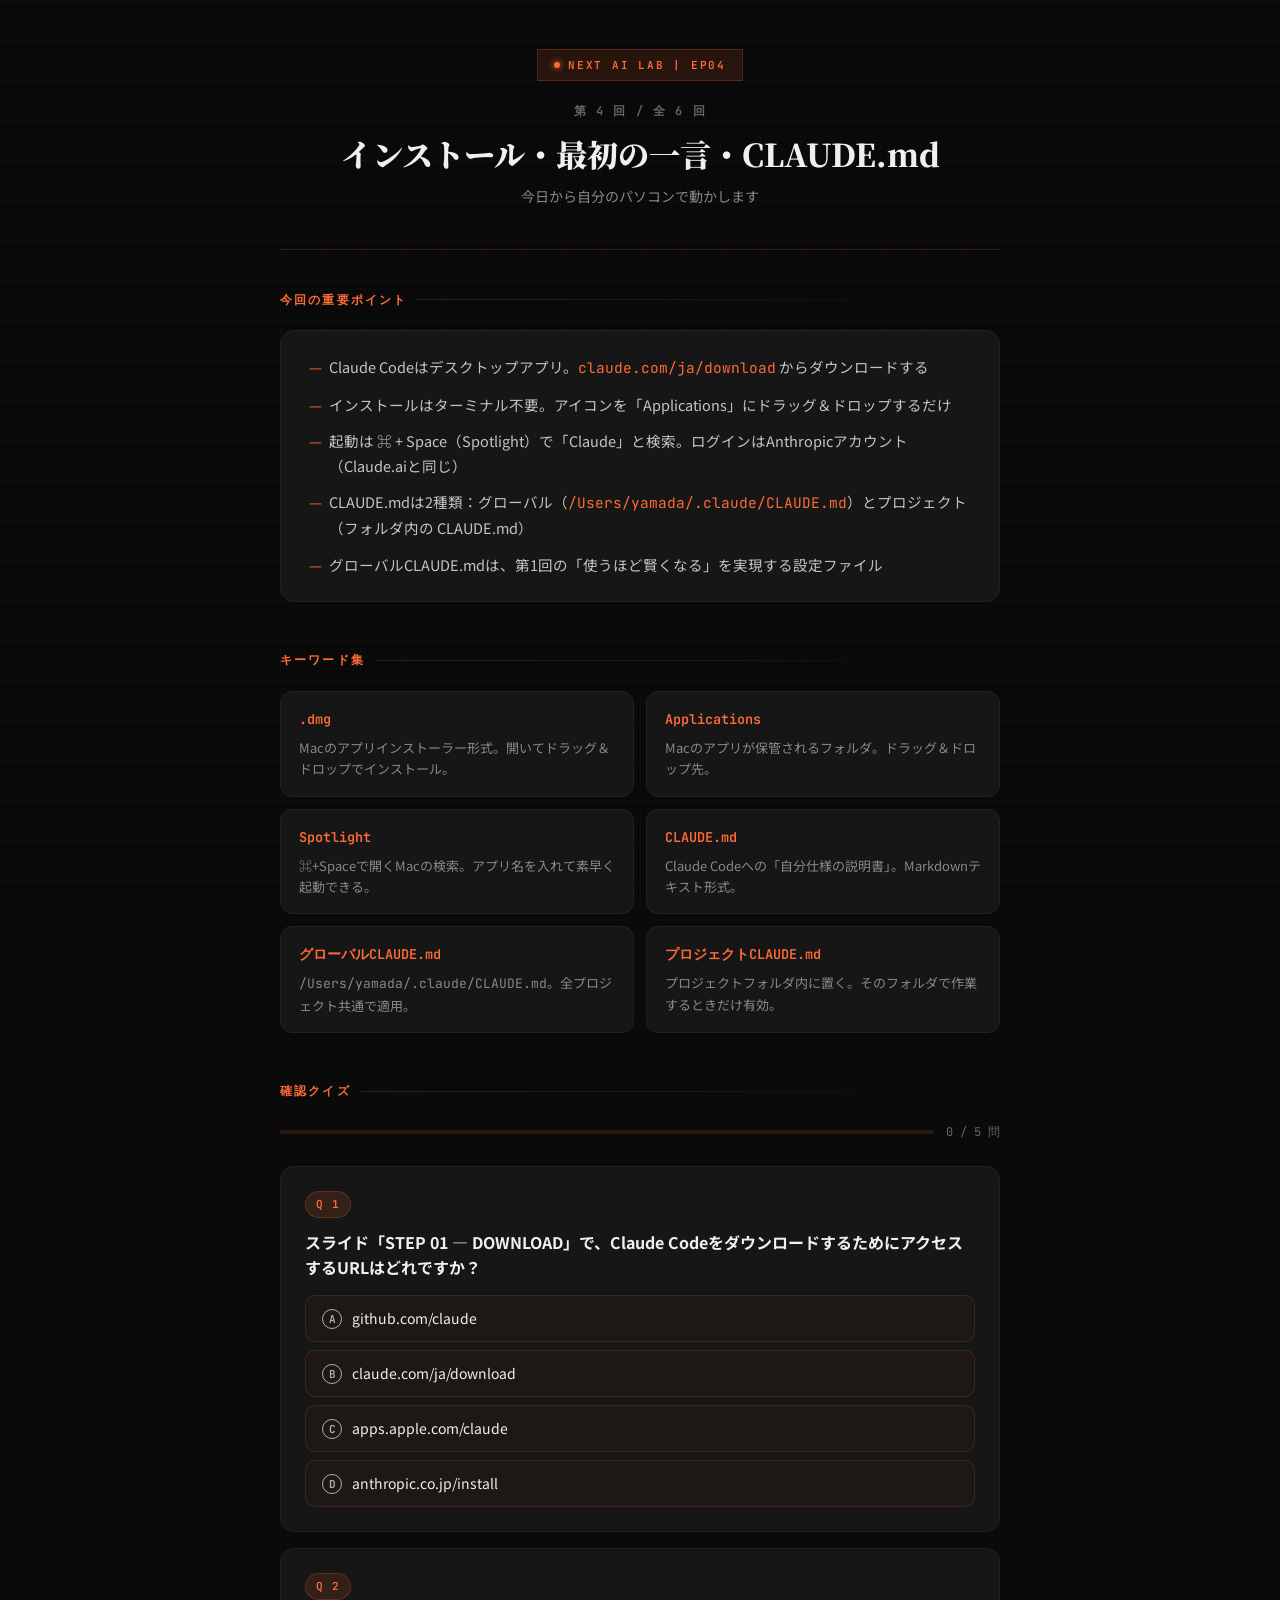
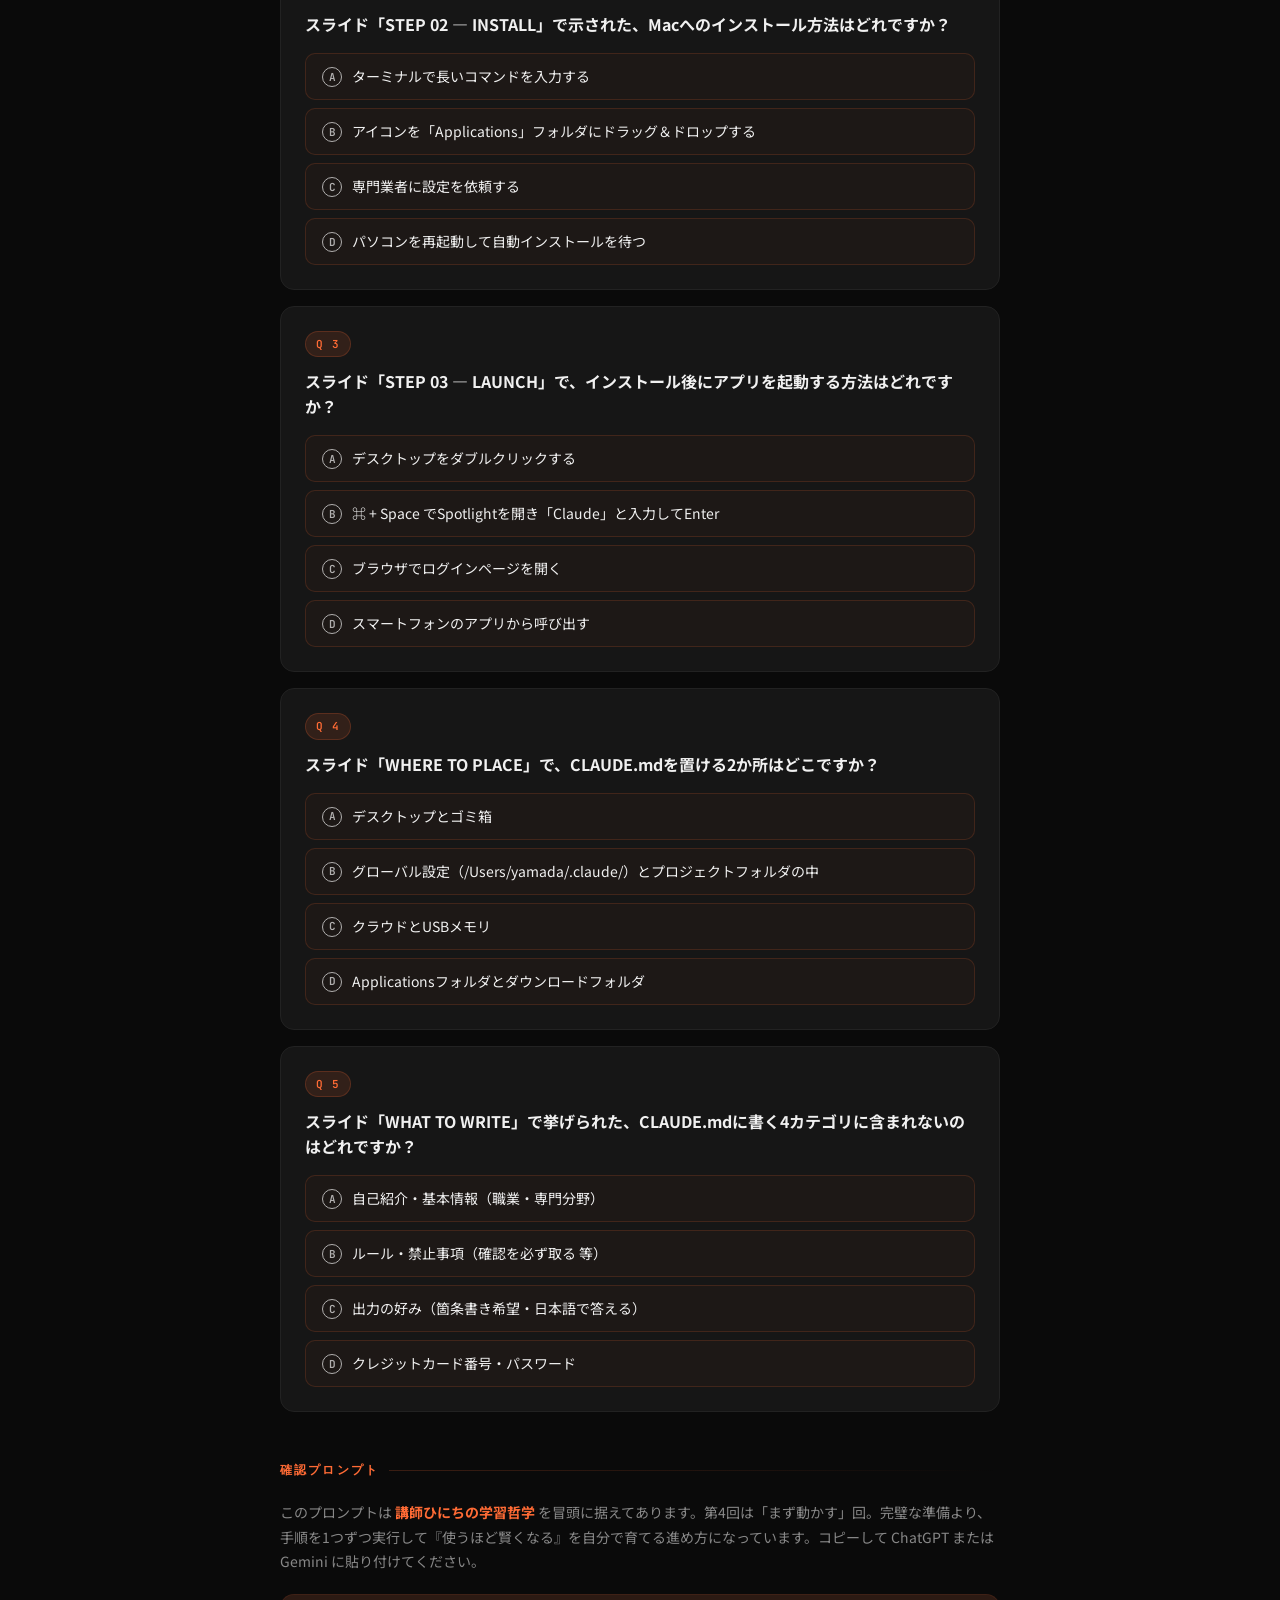
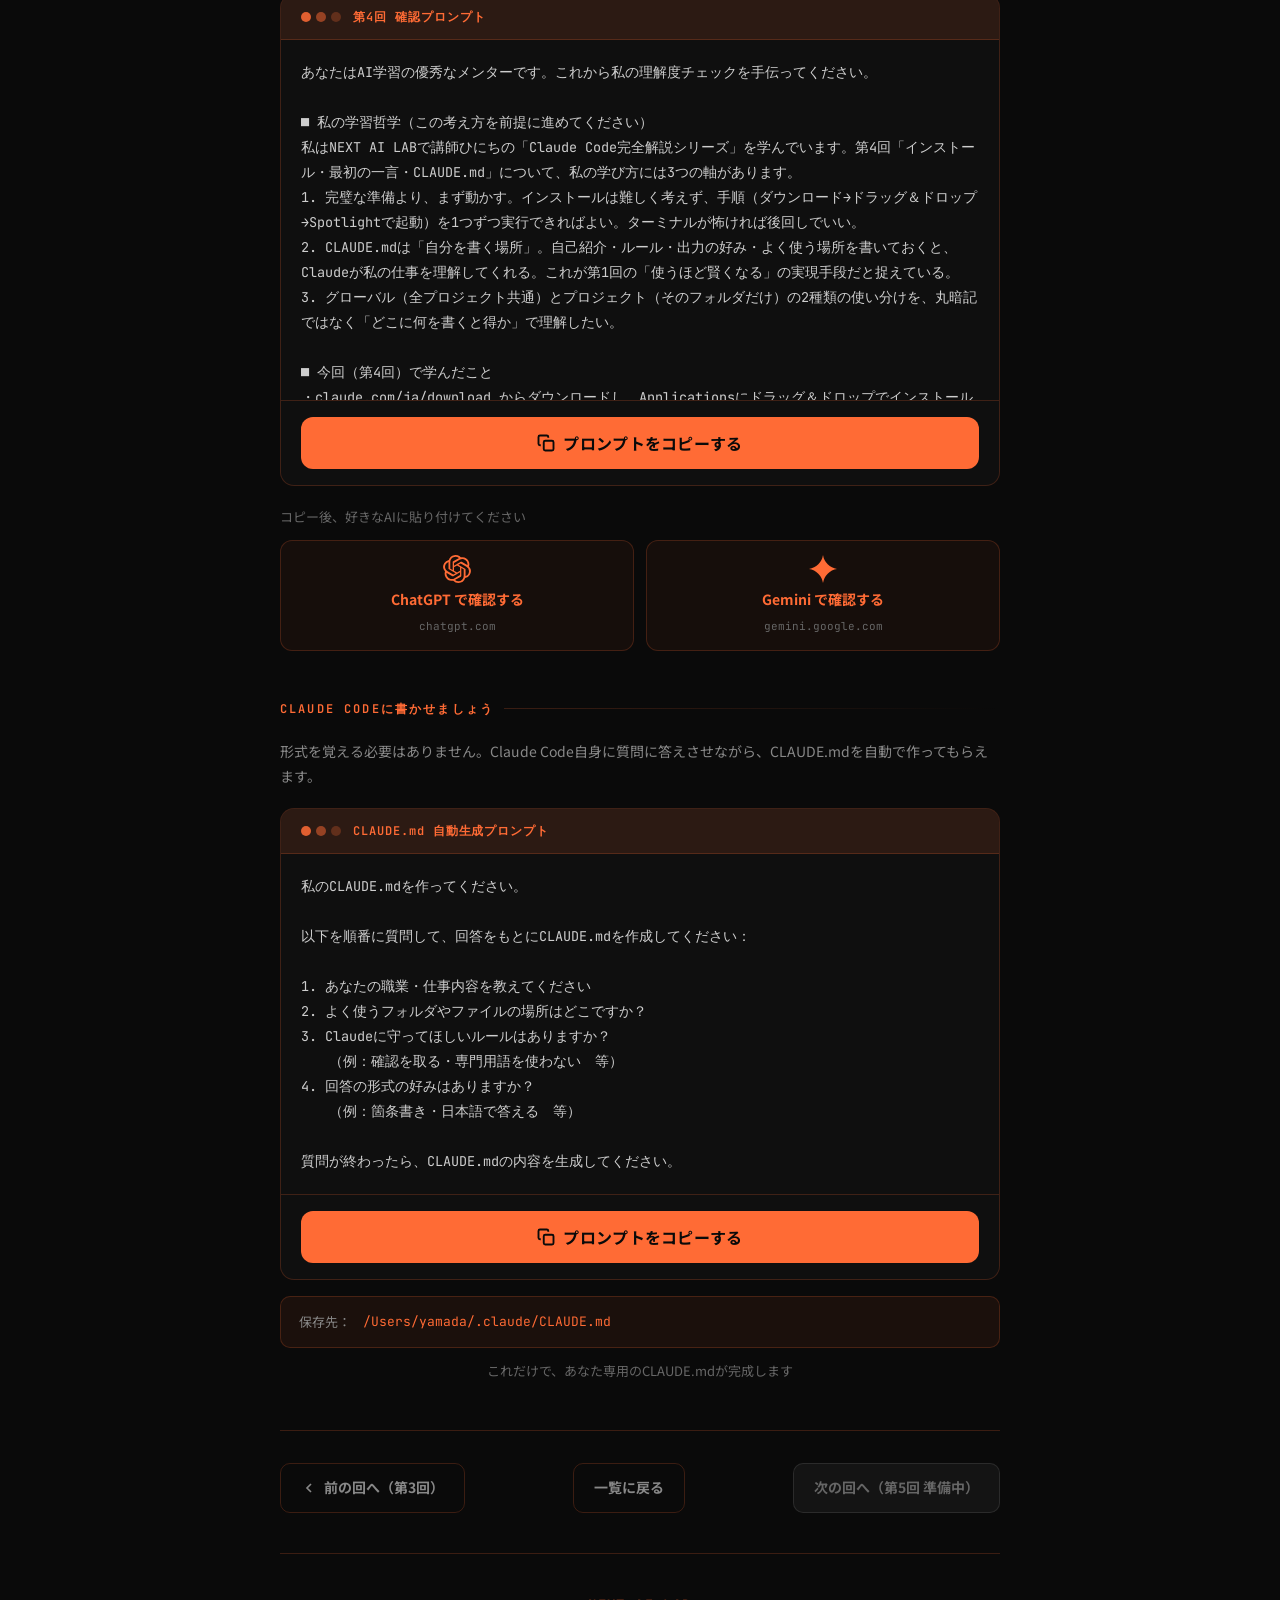
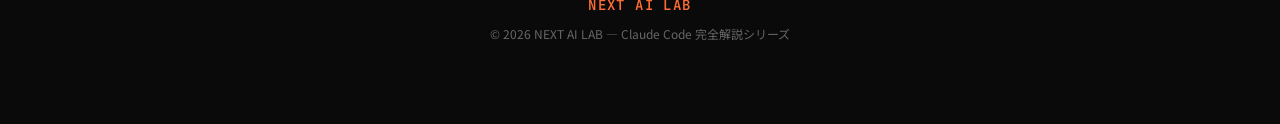
<file: review/p4.html>
<!DOCTYPE html>
<html lang="ja">
<head>
  <meta charset="UTF-8">
  <meta name="viewport" content="width=device-width, initial-scale=1.0">
  <title>第4回：インストール・最初の一言・CLAUDE.md | NEXT AI LAB</title>
  <link rel="preconnect" href="https://fonts.googleapis.com">
  <link rel="preconnect" href="https://fonts.gstatic.com" crossorigin>
  <link href="https://fonts.googleapis.com/css2?family=Noto+Serif+JP:wght@400;700;900&family=Noto+Sans+JP:wght@300;400;500;700&family=JetBrains+Mono:wght@400;600&display=swap" rel="stylesheet">
  <style>
    *, *::before, *::after { box-sizing: border-box; margin: 0; padding: 0; }
    :root {
      --bg: #0A0A0A; --bg-card: #161616; --bg-card-hover: #1E1E1E;
      --border: rgba(255,107,53,0.2); --border-hover: rgba(255,107,53,0.55);
      --orange: #FF6B35; --orange-glow: rgba(255,107,53,0.12); --orange-dim: rgba(255,107,53,0.5);
      --text: #F0F0F0; --text-muted: #888; --text-dim: #666;
      --success: #4ADE80; --success-light: #86EFAC; --error-light: #F87171;
      --font-serif: 'Noto Serif JP', Georgia, serif;
      --font-sans: 'Noto Sans JP', sans-serif;
      --font-mono: 'JetBrains Mono', 'Courier New', monospace;
    }
    html { scroll-behavior: smooth; }
    body { font-family: var(--font-sans); background: var(--bg); min-height: 100vh; color: var(--text); font-size: 16px; line-height: 1.7; overflow-x: hidden; }
    body::before { content: ''; position: fixed; inset: 0; background-image: linear-gradient(rgba(255,107,53,0.035) 1px, transparent 1px), linear-gradient(90deg, rgba(255,107,53,0.035) 1px, transparent 1px); background-size: 40px 40px; pointer-events: none; z-index: 0; }
    body::after { content: ''; position: fixed; inset: 0; background: repeating-linear-gradient(to bottom, transparent, transparent 2px, rgba(0,0,0,0.04) 2px, rgba(0,0,0,0.04) 4px); pointer-events: none; z-index: 0; }
    .wrapper { position: relative; z-index: 1; max-width: 760px; margin: 0 auto; padding: 0 20px 80px; }
    header { text-align: center; padding: 48px 0 40px; border-bottom: 1px solid var(--border); margin-bottom: 40px; }
    .label-badge { display: inline-flex; align-items: center; gap: 8px; background: var(--orange-glow); border: 1px solid var(--border); color: var(--orange); font-family: var(--font-mono); font-size: 11px; font-weight: 600; letter-spacing: 0.16em; padding: 6px 16px; margin-bottom: 20px; text-transform: uppercase; }
    .label-dot { width: 6px; height: 6px; background: var(--orange); border-radius: 50%; box-shadow: 0 0 6px var(--orange); animation: dotPulse 2s ease-in-out infinite; }
    @keyframes dotPulse { 0%, 100% { opacity: 1; transform: scale(1); } 50% { opacity: 0.4; transform: scale(0.7); } }
    .lesson-label { font-family: var(--font-mono); font-size: 12px; font-weight: 600; letter-spacing: 0.14em; color: var(--text-dim); text-transform: uppercase; margin-bottom: 12px; }
    h1 { font-family: var(--font-serif); font-size: clamp(1.45rem, 3.4vw, 1.95rem); font-weight: 900; line-height: 1.25; color: var(--text); margin-bottom: 12px; }
    .header-sub { font-size: 14px; color: var(--text-muted); }
    .section-title { font-family: var(--font-mono); font-size: 12px; font-weight: 600; letter-spacing: 0.18em; text-transform: uppercase; color: var(--orange); margin-bottom: 20px; display: flex; align-items: center; gap: 10px; }
    .section-title::after { content: ''; flex: 1; height: 1px; background: linear-gradient(90deg, var(--border), transparent); }
    section { margin-bottom: 48px; }
    .points-card { background: var(--bg-card); border: 1px solid #222; border-radius: 14px; padding: 24px 28px; }
    .points-list { list-style: none; display: flex; flex-direction: column; gap: 12px; }
    .points-list li { font-size: 14.5px; color: rgba(240,240,240,0.8); padding-left: 20px; position: relative; line-height: 1.7; }
    .points-list li::before { content: '—'; position: absolute; left: 0; color: var(--orange); }
    .keywords-grid { display: grid; grid-template-columns: 1fr 1fr; gap: 12px; }
    .keyword-card { background: var(--bg-card); border: 1px solid #222; border-radius: 12px; padding: 16px 18px; }
    .keyword-term { font-family: var(--font-mono); font-size: 13.5px; font-weight: 600; color: var(--orange); margin-bottom: 6px; word-break: break-all; }
    .keyword-desc { font-size: 13px; color: var(--text-muted); line-height: 1.65; }
    .quiz-progress { display: flex; align-items: center; gap: 12px; margin-bottom: 24px; }
    .progress-bar-wrap { flex: 1; height: 4px; background: rgba(255,107,53,0.14); border-radius: 100px; overflow: hidden; }
    .progress-bar { height: 100%; background: var(--orange); box-shadow: 0 0 8px var(--orange); border-radius: 100px; transition: width 0.4s ease; width: 0%; }
    .progress-label { font-family: var(--font-mono); font-size: 12px; color: var(--text-dim); white-space: nowrap; }
    .quiz-item { background: var(--bg-card); border: 1px solid #222; border-radius: 14px; padding: 24px; margin-bottom: 16px; transition: border-color 0.2s, background 0.2s; }
    .quiz-item.answered-correct { border-color: rgba(74,222,128,0.45); background: rgba(74,222,128,0.04); }
    .quiz-item.answered-wrong { border-color: rgba(248,113,113,0.4); background: rgba(248,113,113,0.03); }
    .quiz-q-meta { display: flex; align-items: center; gap: 8px; margin-bottom: 12px; }
    .q-num { font-family: var(--font-mono); font-size: 11px; font-weight: 600; letter-spacing: 0.1em; color: var(--orange); background: var(--orange-glow); border: 1px solid var(--border); padding: 3px 10px; border-radius: 100px; }
    .quiz-question { font-size: 16px; font-weight: 700; color: var(--text); line-height: 1.55; margin-bottom: 16px; }
    .quiz-options { display: flex; flex-direction: column; gap: 8px; }
    .quiz-option { display: flex; align-items: flex-start; gap: 10px; padding: 12px 16px; border: 1px solid rgba(255,107,53,0.16); border-radius: 10px; background: rgba(255,107,53,0.03); cursor: pointer; transition: border-color 0.15s, background 0.15s; text-align: left; width: 100%; font-family: var(--font-sans); font-size: 14px; color: var(--text); line-height: 1.5; }
    .quiz-option:hover:not(:disabled) { border-color: var(--orange-dim); background: var(--orange-glow); }
    .quiz-option:disabled { cursor: default; }
    .quiz-option.correct { border-color: rgba(74,222,128,0.7); background: rgba(74,222,128,0.10); color: var(--success-light); }
    .quiz-option.wrong { border-color: rgba(248,113,113,0.55); background: rgba(248,113,113,0.08); color: var(--error-light); }
    .quiz-option.show-correct { border-color: rgba(74,222,128,0.4); background: rgba(74,222,128,0.05); color: var(--success); }
    .option-marker { flex-shrink: 0; width: 20px; height: 20px; border: 1.5px solid currentColor; border-radius: 50%; display: flex; align-items: center; justify-content: center; font-family: var(--font-mono); font-size: 11px; font-weight: 600; margin-top: 1px; opacity: 0.7; }
    .quiz-explanation { display: none; margin-top: 16px; padding: 14px 16px; border-radius: 10px; border-left: 3px solid var(--orange); background: var(--orange-glow); font-size: 13.5px; line-height: 1.75; color: rgba(240,240,240,0.8); }
    .quiz-explanation.visible { display: block; animation: fadeInDown 0.25s ease; }
    @keyframes fadeInDown { from { opacity: 0; transform: translateY(-6px); } to { opacity: 1; transform: translateY(0); } }
    .explanation-label { font-family: var(--font-mono); font-size: 11px; font-weight: 600; letter-spacing: 0.1em; color: var(--orange); text-transform: uppercase; margin-bottom: 6px; display: block; }
    .score-board { display: none; background: var(--bg-card); border: 1px solid var(--orange); border-radius: 14px; padding: 32px 24px; text-align: center; margin-top: 24px; box-shadow: 0 0 30px rgba(255,107,53,0.08), inset 0 0 20px rgba(255,107,53,0.03); }
    .score-board.visible { display: block; animation: fadeInDown 0.3s ease; }
    .score-number { font-family: var(--font-serif); font-size: 3.5rem; font-weight: 900; line-height: 1; color: var(--orange); text-shadow: 0 0 40px rgba(255,107,53,0.35); margin-bottom: 8px; }
    .score-label { font-family: var(--font-mono); font-size: 13px; letter-spacing: 0.1em; text-transform: uppercase; color: var(--text-muted); }
    .score-message { font-size: 16px; font-weight: 700; color: var(--text); margin-top: 16px; }
    .retry-btn { display: inline-flex; align-items: center; gap: 6px; background: transparent; border: 1px solid var(--border); color: var(--text-muted); font-family: var(--font-sans); font-size: 14px; font-weight: 700; padding: 10px 22px; border-radius: 10px; cursor: pointer; margin-top: 20px; transition: border-color 0.2s, color 0.2s; }
    .retry-btn:hover { border-color: var(--orange); color: var(--orange); }
    .prompt-card { background: #0F0F0F; border: 1px solid var(--border); border-radius: 14px; overflow: hidden; }
    .prompt-card-header { background: var(--orange-glow); border-bottom: 1px solid var(--border); padding: 12px 20px; display: flex; align-items: center; gap: 8px; }
    .prompt-card-dots { display: flex; gap: 5px; }
    .prompt-card-dots span { width: 10px; height: 10px; border-radius: 50%; }
    .prompt-card-dots span:nth-child(1) { background: rgba(255,107,53,0.85); }
    .prompt-card-dots span:nth-child(2) { background: rgba(255,107,53,0.5); }
    .prompt-card-dots span:nth-child(3) { background: rgba(255,107,53,0.25); }
    .prompt-card-title { font-family: var(--font-mono); font-size: 12px; font-weight: 600; letter-spacing: 0.08em; color: var(--orange); margin-left: 4px; }
    .prompt-body { padding: 20px; max-height: 360px; overflow-y: auto; scrollbar-width: thin; scrollbar-color: var(--orange) transparent; }
    .prompt-body::-webkit-scrollbar { width: 4px; }
    .prompt-body::-webkit-scrollbar-track { background: transparent; }
    .prompt-body::-webkit-scrollbar-thumb { background: var(--orange); border-radius: 4px; }
    .prompt-body pre { font-family: var(--font-mono); font-size: 13.5px; line-height: 1.85; color: rgba(240,240,240,0.85); white-space: pre-wrap; word-break: break-word; }
    .copy-btn-wrap { padding: 16px 20px; border-top: 1px solid var(--border); }
    .copy-btn { width: 100%; height: 52px; background: var(--orange); border: none; border-radius: 12px; color: #0A0A0A; font-family: var(--font-sans); font-size: 16px; font-weight: 700; cursor: pointer; display: flex; align-items: center; justify-content: center; gap: 8px; transition: background 0.2s, transform 0.15s, box-shadow 0.2s; letter-spacing: 0.02em; }
    .copy-btn:hover { background: #FF8255; transform: translateY(-1px); box-shadow: 0 8px 24px rgba(255,107,53,0.35); }
    .copy-btn:active { transform: translateY(0); }
    .copy-btn.copied { background: var(--success); color: #0A0A0A; box-shadow: 0 6px 20px rgba(74,222,128,0.35); }
    .ai-link-note { font-size: 13px; color: var(--text-dim); margin-bottom: 12px; }
    .ai-links { display: flex; gap: 12px; }
    .ai-link-btn { flex: 1; padding: 14px 10px; border-radius: 12px; text-decoration: none; text-align: center; font-family: var(--font-sans); font-size: 14px; font-weight: 700; display: flex; flex-direction: column; align-items: center; gap: 5px; transition: border-color 0.2s, background 0.2s, transform 0.15s; border: 1px solid var(--border); background: rgba(255,107,53,0.05); color: var(--orange); cursor: pointer; }
    .ai-link-btn:hover { border-color: var(--orange); background: var(--orange-glow); transform: translateY(-2px); box-shadow: 0 6px 18px rgba(255,107,53,0.18); }
    .ai-link-icon { width: 28px; height: 28px; }
    .ai-link-label { font-family: var(--font-mono); font-size: 11px; color: var(--text-dim); font-weight: 400; }
    .nav-bar { display: flex; align-items: center; justify-content: space-between; gap: 12px; padding-top: 32px; border-top: 1px solid var(--border); }
    .nav-btn { display: inline-flex; align-items: center; gap: 7px; padding: 12px 20px; border-radius: 10px; font-family: var(--font-sans); font-size: 14px; font-weight: 700; text-decoration: none; border: 1px solid var(--border); color: var(--text-muted); background: transparent; transition: border-color 0.2s, color 0.2s, background 0.2s; cursor: pointer; }
    .nav-btn:hover { border-color: var(--orange); color: var(--orange); background: var(--orange-glow); }
    .nav-btn-disabled { display: inline-flex; align-items: center; gap: 7px; padding: 12px 20px; border-radius: 10px; font-family: var(--font-sans); font-size: 14px; font-weight: 700; border: 1px solid rgba(136,136,136,0.2); color: var(--text-dim); background: rgba(136,136,136,0.08); cursor: not-allowed; }
    footer { text-align: center; padding-top: 40px; margin-top: 40px; border-top: 1px solid var(--border); }
    .footer-logo { font-family: var(--font-mono); font-size: 14px; font-weight: 600; letter-spacing: 0.1em; color: var(--orange); margin-bottom: 6px; }
    .footer-copy { font-size: 12px; color: var(--text-dim); }
    @media (max-width: 600px) { .keywords-grid { grid-template-columns: 1fr; } .ai-links { flex-direction: column; } .nav-bar { flex-direction: column; } .nav-btn, .nav-btn-disabled { width: 100%; justify-content: center; } }
  </style>
</head>
<body>
  <div class="wrapper">
    <header>
      <div class="label-badge"><span class="label-dot"></span>NEXT AI LAB | EP04</div>
      <div class="lesson-label">第 4 回 / 全 6 回</div>
      <h1>インストール・最初の一言・CLAUDE.md</h1>
      <p class="header-sub">今日から自分のパソコンで動かします</p>
    </header>

    <section>
      <div class="section-title">今回の重要ポイント</div>
      <div class="points-card">
        <ul class="points-list">
          <li>Claude Codeはデスクトップアプリ。<code style="font-family:var(--font-mono);color:var(--orange);">claude.com/ja/download</code> からダウンロードする</li>
          <li>インストールはターミナル不要。アイコンを「Applications」にドラッグ＆ドロップするだけ</li>
          <li>起動は ⌘ + Space（Spotlight）で「Claude」と検索。ログインはAnthropicアカウント（Claude.aiと同じ）</li>
          <li>CLAUDE.mdは2種類：グローバル（<code style="font-family:var(--font-mono);color:var(--orange);">/Users/yamada/.claude/CLAUDE.md</code>）とプロジェクト（フォルダ内の CLAUDE.md）</li>
          <li>グローバルCLAUDE.mdは、第1回の「使うほど賢くなる」を実現する設定ファイル</li>
        </ul>
      </div>
    </section>

    <section>
      <div class="section-title">キーワード集</div>
      <div class="keywords-grid">
        <div class="keyword-card"><div class="keyword-term">.dmg</div><div class="keyword-desc">Macのアプリインストーラー形式。開いてドラッグ＆ドロップでインストール。</div></div>
        <div class="keyword-card"><div class="keyword-term">Applications</div><div class="keyword-desc">Macのアプリが保管されるフォルダ。ドラッグ＆ドロップ先。</div></div>
        <div class="keyword-card"><div class="keyword-term">Spotlight</div><div class="keyword-desc">⌘+Spaceで開くMacの検索。アプリ名を入れて素早く起動できる。</div></div>
        <div class="keyword-card"><div class="keyword-term">CLAUDE.md</div><div class="keyword-desc">Claude Codeへの「自分仕様の説明書」。Markdownテキスト形式。</div></div>
        <div class="keyword-card"><div class="keyword-term">グローバルCLAUDE.md</div><div class="keyword-desc"><span style="font-family:var(--font-mono);">/Users/yamada/.claude/CLAUDE.md</span>。全プロジェクト共通で適用。</div></div>
        <div class="keyword-card"><div class="keyword-term">プロジェクトCLAUDE.md</div><div class="keyword-desc">プロジェクトフォルダ内に置く。そのフォルダで作業するときだけ有効。</div></div>
      </div>
    </section>

    <section id="quizSection">
      <div class="section-title">確認クイズ</div>
      <div class="quiz-progress">
        <div class="progress-bar-wrap"><div class="progress-bar" id="progressBar"></div></div>
        <span class="progress-label" id="progressLabel">0 / 5 問</span>
      </div>

      <div class="quiz-item" id="q1">
        <div class="quiz-q-meta"><span class="q-num">Q 1</span></div>
        <div class="quiz-question">スライド「STEP 01 — DOWNLOAD」で、Claude CodeをダウンロードするためにアクセスするURLはどれですか？</div>
        <div class="quiz-options">
          <button class="quiz-option" onclick="answer(1,0,false)"><span class="option-marker">A</span>github.com/claude</button>
          <button class="quiz-option" onclick="answer(1,1,true)"><span class="option-marker">B</span>claude.com/ja/download</button>
          <button class="quiz-option" onclick="answer(1,2,false)"><span class="option-marker">C</span>apps.apple.com/claude</button>
          <button class="quiz-option" onclick="answer(1,3,false)"><span class="option-marker">D</span>anthropic.co.jp/install</button>
        </div>
        <div class="quiz-explanation" id="exp1"><span class="explanation-label">解説</span>スライドでは <span style="font-family:var(--font-mono);color:var(--orange);">https://claude.com/ja/download</span> にアクセスしてダウンロードページを開く、と示されていました。ダウンロードが完了すると、ブラウザ右上に「Claude.dmg」が表示されます。</div>
      </div>

      <div class="quiz-item" id="q2">
        <div class="quiz-q-meta"><span class="q-num">Q 2</span></div>
        <div class="quiz-question">スライド「STEP 02 — INSTALL」で示された、Macへのインストール方法はどれですか？</div>
        <div class="quiz-options">
          <button class="quiz-option" onclick="answer(2,0,false)"><span class="option-marker">A</span>ターミナルで長いコマンドを入力する</button>
          <button class="quiz-option" onclick="answer(2,1,true)"><span class="option-marker">B</span>アイコンを「Applications」フォルダにドラッグ＆ドロップする</button>
          <button class="quiz-option" onclick="answer(2,2,false)"><span class="option-marker">C</span>専門業者に設定を依頼する</button>
          <button class="quiz-option" onclick="answer(2,3,false)"><span class="option-marker">D</span>パソコンを再起動して自動インストールを待つ</button>
        </div>
        <div class="quiz-explanation" id="exp2"><span class="explanation-label">解説</span>スライドは「Claudeのアイコンを掴んで、右側の『Applications』フォルダに重ねて手を放す」だけで「これだけでインストール完了です」と説明していました。ターミナルは不要です。</div>
      </div>

      <div class="quiz-item" id="q3">
        <div class="quiz-q-meta"><span class="q-num">Q 3</span></div>
        <div class="quiz-question">スライド「STEP 03 — LAUNCH」で、インストール後にアプリを起動する方法はどれですか？</div>
        <div class="quiz-options">
          <button class="quiz-option" onclick="answer(3,0,false)"><span class="option-marker">A</span>デスクトップをダブルクリックする</button>
          <button class="quiz-option" onclick="answer(3,1,true)"><span class="option-marker">B</span>⌘ + Space でSpotlightを開き「Claude」と入力してEnter</button>
          <button class="quiz-option" onclick="answer(3,2,false)"><span class="option-marker">C</span>ブラウザでログインページを開く</button>
          <button class="quiz-option" onclick="answer(3,3,false)"><span class="option-marker">D</span>スマートフォンのアプリから呼び出す</button>
        </div>
        <div class="quiz-explanation" id="exp3"><span class="explanation-label">解説</span>スライドは「⌘（Command）キーと Space キーを同時に押すと Spotlight が開く。『Claude』と入力して Enter で起動」と説明。ログインはAnthropicアカウントで、Claude.aiで使っているアカウントがそのまま使えます。</div>
      </div>

      <div class="quiz-item" id="q4">
        <div class="quiz-q-meta"><span class="q-num">Q 4</span></div>
        <div class="quiz-question">スライド「WHERE TO PLACE」で、CLAUDE.mdを置ける2か所はどこですか？</div>
        <div class="quiz-options">
          <button class="quiz-option" onclick="answer(4,0,false)"><span class="option-marker">A</span>デスクトップとゴミ箱</button>
          <button class="quiz-option" onclick="answer(4,1,true)"><span class="option-marker">B</span>グローバル設定（/Users/yamada/.claude/）とプロジェクトフォルダの中</button>
          <button class="quiz-option" onclick="answer(4,2,false)"><span class="option-marker">C</span>クラウドとUSBメモリ</button>
          <button class="quiz-option" onclick="answer(4,3,false)"><span class="option-marker">D</span>Applicationsフォルダとダウンロードフォルダ</button>
        </div>
        <div class="quiz-explanation" id="exp4"><span class="explanation-label">解説</span>スライドは2か所を提示：①グローバル設定 <span style="font-family:var(--font-mono);color:var(--orange);">/Users/yamada/.claude/CLAUDE.md</span>（全プロジェクト共通・起動のたびに読み込まれる）、②プロジェクト設定（フォルダ内の CLAUDE.md。そのフォルダで作業するときだけ有効・GUIから作成可・gitで共有は第6回）。</div>
      </div>

      <div class="quiz-item" id="q5">
        <div class="quiz-q-meta"><span class="q-num">Q 5</span></div>
        <div class="quiz-question">スライド「WHAT TO WRITE」で挙げられた、CLAUDE.mdに書く4カテゴリに含まれないのはどれですか？</div>
        <div class="quiz-options">
          <button class="quiz-option" onclick="answer(5,0,false)"><span class="option-marker">A</span>自己紹介・基本情報（職業・専門分野）</button>
          <button class="quiz-option" onclick="answer(5,1,false)"><span class="option-marker">B</span>ルール・禁止事項（確認を必ず取る 等）</button>
          <button class="quiz-option" onclick="answer(5,2,false)"><span class="option-marker">C</span>出力の好み（箇条書き希望・日本語で答える）</button>
          <button class="quiz-option" onclick="answer(5,3,true)"><span class="option-marker">D</span>クレジットカード番号・パスワード</button>
        </div>
        <div class="quiz-explanation" id="exp5"><span class="explanation-label">解説</span>スライドの4カテゴリは ①自己紹介・基本情報 ②ルール・禁止事項 ③出力の好み ④よく使う場所（作業フォルダのパス）。クレジットカード番号やパスワードのような秘密情報を書く場所ではありません。サンプルでも「山田商店を経営／非エンジニア／確認を取る／箇条書きで」といった内容が示されていました。</div>
      </div>

      <div class="score-board" id="scoreBoard">
        <div class="score-number" id="scoreNum">0 / 5</div>
        <div class="score-label">正解</div>
        <div class="score-message" id="scoreMsg"></div>
        <button class="retry-btn" onclick="retryQuiz()">
          <svg width="14" height="14" viewBox="0 0 24 24" fill="none" stroke="currentColor" stroke-width="2.5"><polyline points="1 4 1 10 7 10"/><path d="M3.51 15a9 9 0 1 0 .49-3.51"/></svg>
          もう一度チャレンジ
        </button>
      </div>
    </section>

    <section id="promptSection">
      <div class="section-title">確認プロンプト</div>
      <p style="font-size:14px;color:var(--text-muted);margin-bottom:20px;line-height:1.75;">このプロンプトは <strong style="color:var(--orange);font-weight:700;">講師ひにちの学習哲学</strong> を冒頭に据えてあります。第4回は「まず動かす」回。完璧な準備より、手順を1つずつ実行して『使うほど賢くなる』を自分で育てる進め方になっています。コピーして ChatGPT または Gemini に貼り付けてください。</p>
      <div class="prompt-card">
        <div class="prompt-card-header">
          <div class="prompt-card-dots"><span></span><span></span><span></span></div>
          <span class="prompt-card-title">第4回 確認プロンプト</span>
        </div>
        <div class="prompt-body">
          <pre id="promptText">あなたはAI学習の優秀なメンターです。これから私の理解度チェックを手伝ってください。

■ 私の学習哲学（この考え方を前提に進めてください）
私はNEXT AI LABで講師ひにちの「Claude Code完全解説シリーズ」を学んでいます。第4回「インストール・最初の一言・CLAUDE.md」について、私の学び方には3つの軸があります。
1. 完璧な準備より、まず動かす。インストールは難しく考えず、手順（ダウンロード→ドラッグ＆ドロップ→Spotlightで起動）を1つずつ実行できればよい。ターミナルが怖ければ後回しでいい。
2. CLAUDE.mdは「自分を書く場所」。自己紹介・ルール・出力の好み・よく使う場所を書いておくと、Claudeが私の仕事を理解してくれる。これが第1回の「使うほど賢くなる」の実現手段だと捉えている。
3. グローバル（全プロジェクト共通）とプロジェクト（そのフォルダだけ）の2種類の使い分けを、丸暗記ではなく「どこに何を書くと得か」で理解したい。

■ 今回（第4回）で学んだこと
・claude.com/ja/download からダウンロードし、Applicationsにドラッグ＆ドロップでインストール（ターミナル不要）
・⌘+SpaceのSpotlightで「Claude」と検索して起動、Anthropicアカウントでログイン
・最初の一言は「hello.txtを作って」のような普通の言葉でよい
・CLAUDE.mdは2種類：グローバル（/Users/yamada/.claude/CLAUDE.md）とプロジェクト（フォルダ内）
・CLAUDE.mdに書くのは ①自己紹介 ②ルール・禁止事項 ③出力の好み ④よく使う場所 の4カテゴリ

■ お願いしたいこと
上の私の学習哲学を前提に、今回の学習内容について私の理解度を1問ずつ確認してください。とくに「グローバルとプロジェクトのCLAUDE.mdをどう使い分けるか」を、具体例で私に答えさせる形式が理想です。私が答えたら正誤を判定し、私の哲学に沿った補足を一言加えてください。全部で3〜5問を目安に、まず1問目からお願いします。</pre>
        </div>
        <div class="copy-btn-wrap">
          <button class="copy-btn" id="copyBtn" onclick="copyPrompt()">
            <svg id="copyIconSvg" width="18" height="18" viewBox="0 0 24 24" fill="none" stroke="currentColor" stroke-width="2.5"><rect x="9" y="9" width="13" height="13" rx="2"/><path d="M5 15H4a2 2 0 01-2-2V4a2 2 0 012-2h9a2 2 0 012 2v1"/></svg>
            <span id="copyLabel">プロンプトをコピーする</span>
          </button>
        </div>
      </div>
      <div style="margin-top:20px;">
        <p class="ai-link-note">コピー後、好きなAIに貼り付けてください</p>
        <div class="ai-links">
          <a href="https://chatgpt.com/" target="_blank" rel="noopener noreferrer" class="ai-link-btn">
            <svg class="ai-link-icon" viewBox="0 0 24 24" xmlns="http://www.w3.org/2000/svg"><path d="M22.282 9.821a5.985 5.985 0 0 0-.516-4.91 6.046 6.046 0 0 0-6.51-2.9A6.065 6.065 0 0 0 4.981 4.18a5.985 5.985 0 0 0-3.998 2.9 6.046 6.046 0 0 0 .743 7.097 5.98 5.98 0 0 0 .51 4.911 6.051 6.051 0 0 0 6.515 2.9A5.985 5.985 0 0 0 13.26 24a6.056 6.056 0 0 0 5.772-4.206 5.99 5.99 0 0 0 3.997-2.9 6.056 6.056 0 0 0-.747-7.073zM13.26 22.43a4.476 4.476 0 0 1-2.876-1.04l.141-.081 4.779-2.758a.795.795 0 0 0 .392-.681v-6.737l2.02 1.168a.071.071 0 0 1 .038.052v5.583a4.504 4.504 0 0 1-4.494 4.494zM3.6 18.304a4.47 4.47 0 0 1-.535-3.014l.142.085 4.783 2.759a.771.771 0 0 0 .78 0l5.843-3.369v2.332a.08.08 0 0 1-.032.067L9.999 19.86a4.496 4.496 0 0 1-6.399-1.556zM2.34 7.896a4.485 4.485 0 0 1 2.366-1.973V11.6a.766.766 0 0 0 .388.676l5.815 3.355-2.02 1.168a.076.076 0 0 1-.071 0l-4.83-2.786A4.504 4.504 0 0 1 2.34 7.898zm16.597 3.855l-5.833-3.387L15.119 7.2a.076.076 0 0 1 .071 0l4.83 2.791a4.494 4.494 0 0 1-.676 8.105v-5.678a.79.79 0 0 0-.407-.667zm2.01-3.023l-.141-.085-4.774-2.782a.776.776 0 0 0-.785 0L9.409 9.23V6.897a.066.066 0 0 1 .028-.061l4.83-2.787a4.5 4.5 0 0 1 6.68 4.66zm-12.64 4.135l-2.02-1.164a.08.08 0 0 1-.038-.057V6.075a4.5 4.5 0 0 1 7.375-3.453l-.142.08-4.778 2.758a.795.795 0 0 0-.392.681zm1.097-2.365l2.602-1.5 2.607 1.5v2.999l-2.597 1.5-2.607-1.5z" fill="currentColor"/></svg>
            <span>ChatGPT で確認する</span>
            <span class="ai-link-label">chatgpt.com</span>
          </a>
          <a href="https://gemini.google.com/app" target="_blank" rel="noopener noreferrer" class="ai-link-btn">
            <svg class="ai-link-icon" viewBox="0 0 24 24" xmlns="http://www.w3.org/2000/svg"><path d="M12 24A14.304 14.304 0 0 0 0 12 14.304 14.304 0 0 0 12 0a14.305 14.305 0 0 0 12 12 14.305 14.305 0 0 0-12 12" fill="currentColor"/></svg>
            <span>Gemini で確認する</span>
            <span class="ai-link-label">gemini.google.com</span>
          </a>
        </div>
      </div>
    </section>

    <section id="claudeMdGenerateSection">
      <div class="section-title">Claude Codeに書かせましょう</div>
      <p style="font-size:14px;color:var(--text-muted);margin-bottom:20px;line-height:1.75;">形式を覚える必要はありません。Claude Code自身に質問に答えさせながら、CLAUDE.mdを自動で作ってもらえます。</p>
      <div class="prompt-card">
        <div class="prompt-card-header">
          <div class="prompt-card-dots"><span></span><span></span><span></span></div>
          <span class="prompt-card-title">CLAUDE.md 自動生成プロンプト</span>
        </div>
        <div class="prompt-body">
          <pre id="promptTextClaudeMd">私のCLAUDE.mdを作ってください。

以下を順番に質問して、回答をもとにCLAUDE.mdを作成してください：

1. あなたの職業・仕事内容を教えてください
2. よく使うフォルダやファイルの場所はどこですか？
3. Claudeに守ってほしいルールはありますか？
　　（例：確認を取る・専門用語を使わない　等）
4. 回答の形式の好みはありますか？
　　（例：箇条書き・日本語で答える　等）

質問が終わったら、CLAUDE.mdの内容を生成してください。</pre>
        </div>
        <div class="copy-btn-wrap">
          <button class="copy-btn" id="copyBtnClaudeMd" onclick="copyPromptClaudeMd()">
            <svg id="copyIconSvgClaudeMd" width="18" height="18" viewBox="0 0 24 24" fill="none" stroke="currentColor" stroke-width="2.5"><rect x="9" y="9" width="13" height="13" rx="2"/><path d="M5 15H4a2 2 0 01-2-2V4a2 2 0 012-2h9a2 2 0 012 2v1"/></svg>
            <span id="copyLabelClaudeMd">プロンプトをコピーする</span>
          </button>
        </div>
      </div>
      <div style="margin-top:16px;padding:14px 18px;border-radius:10px;background:rgba(255,107,53,0.07);border:1px solid var(--border);display:flex;align-items:center;gap:12px;flex-wrap:wrap;">
        <span style="font-size:13px;color:var(--text-muted);flex-shrink:0;">保存先：</span>
        <code style="font-family:var(--font-mono);font-size:13px;color:var(--orange);word-break:break-all;">/Users/yamada/.claude/CLAUDE.md</code>
      </div>
      <p style="font-size:13px;color:var(--text-dim);margin-top:12px;text-align:center;">これだけで、あなた専用のCLAUDE.mdが完成します</p>
    </section>

    <div class="nav-bar">
      <a href="p3.html" class="nav-btn"><svg width="16" height="16" viewBox="0 0 24 24" fill="none" stroke="currentColor" stroke-width="2.5"><polyline points="15 18 9 12 15 6"/></svg>前の回へ（第3回）</a>
      <a href="index.html" class="nav-btn">一覧に戻る</a>
      <span class="nav-btn-disabled">次の回へ（第5回 準備中）</span>
    </div>

    <footer>
      <div class="footer-logo">NEXT AI LAB</div>
      <div class="footer-copy">&copy; 2026 NEXT AI LAB &mdash; Claude Code 完全解説シリーズ</div>
    </footer>
  </div>

  <script>
    var answered = [false,false,false,false,false];
    var correctCount = 0;

    function answer(qNum, optIndex, isCorrect) {
      if (answered[qNum-1]) return;
      answered[qNum-1] = true;
      if (isCorrect) correctCount++;
      var item = document.getElementById('q'+qNum);
      var options = item.querySelectorAll('.quiz-option');
      var exp = document.getElementById('exp'+qNum);
      options.forEach(function(btn,i){
        btn.disabled = true;
        if (i===optIndex && isCorrect) btn.classList.add('correct');
        else if (i===optIndex && !isCorrect) btn.classList.add('wrong');
      });
      if (!isCorrect) {
        options.forEach(function(btn){
          if ((btn.getAttribute('onclick')||'').indexOf(',true)')!==-1) btn.classList.add('show-correct');
        });
      }
      item.classList.add(isCorrect?'answered-correct':'answered-wrong');
      exp.classList.add('visible');
      var done = answered.filter(function(v){return v;}).length;
      document.getElementById('progressBar').style.width=(done/5*100)+'%';
      document.getElementById('progressLabel').textContent=done+' / 5 問';
      if (done===5) showScore();
    }

    function showScore(){
      var board=document.getElementById('scoreBoard');
      board.classList.add('visible');
      document.getElementById('scoreNum').textContent=correctCount+' / 5';
      var msg='';
      if(correctCount===5) msg='満点です！第4回の内容を完全に理解できています。';
      else if(correctCount>=4) msg='ほぼ完璧です。間違えた問いを解説で振り返りましょう。';
      else if(correctCount>=3) msg='半分以上正解です。解説を読み返して理解を深めましょう。';
      else msg='解説を読んで、もう一度チャレンジしてみましょう。';
      document.getElementById('scoreMsg').textContent=msg;
      setTimeout(function(){board.scrollIntoView({behavior:'smooth',block:'center'});},200);
    }

    function retryQuiz(){
      answered=[false,false,false,false,false]; correctCount=0;
      for(var i=1;i<=5;i++){
        var item=document.getElementById('q'+i);
        item.classList.remove('answered-correct','answered-wrong');
        item.querySelectorAll('.quiz-option').forEach(function(btn){
          btn.disabled=false; btn.classList.remove('correct','wrong','show-correct');
        });
        document.getElementById('exp'+i).classList.remove('visible');
      }
      document.getElementById('progressBar').style.width='0%';
      document.getElementById('progressLabel').textContent='0 / 5 問';
      document.getElementById('scoreBoard').classList.remove('visible');
      document.getElementById('quizSection').scrollIntoView({behavior:'smooth',block:'start'});
    }

    function copyPrompt(){
      var text=document.getElementById('promptText').innerText;
      var btn=document.getElementById('copyBtn');
      var label=document.getElementById('copyLabel');
      var succeed=function(){
        btn.classList.add('copied');
        label.textContent='コピーしました！';
        setTimeout(function(){btn.classList.remove('copied');label.textContent='プロンプトをコピーする';},3000);
      };
      if(navigator.clipboard&&window.isSecureContext){
        navigator.clipboard.writeText(text).then(succeed).catch(function(){fallbackCopy(text,succeed);});
      } else { fallbackCopy(text,succeed); }
    }

    function fallbackCopy(text,cb){
      var ta=document.createElement('textarea');
      ta.value=text; ta.style.cssText='position:fixed;top:-9999px;left:-9999px;opacity:0';
      document.body.appendChild(ta); ta.focus(); ta.select();
      try{document.execCommand('copy');cb();}catch(e){}
      document.body.removeChild(ta);
    }

    function copyPromptClaudeMd(){
      var text=document.getElementById('promptTextClaudeMd').innerText;
      var btn=document.getElementById('copyBtnClaudeMd');
      var label=document.getElementById('copyLabelClaudeMd');
      var succeed=function(){
        btn.classList.add('copied');
        label.textContent='コピーしました！';
        setTimeout(function(){btn.classList.remove('copied');label.textContent='プロンプトをコピーする';},3000);
      };
      if(navigator.clipboard&&window.isSecureContext){
        navigator.clipboard.writeText(text).then(succeed).catch(function(){fallbackCopy(text,succeed);});
      } else { fallbackCopy(text,succeed); }
    }
  </script>
</body>
</html>
</file>
<file: style.css>
*, *::before, *::after { box-sizing: border-box; margin: 0; padding: 0; }
:root {
  --bg: transparent; --bg-card: rgba(255,255,255,0.35); --bg-card-hover: rgba(255,255,255,0.50);
  --border: rgba(91,155,213,0.25); --border-hover: rgba(91,155,213,0.55);
  --orange: #2B5F8D; --orange-light: #4A80B0; --orange-glow: rgba(91,155,213,0.12);
  --text: #1a202c; --text-muted: #4a5568; --text-dim: #718096;
  --success: #059669;
  --font-serif: 'Noto Serif JP', Georgia, serif;
  --font-sans: 'Noto Sans JP', sans-serif;
  --font-mono: 'JetBrains Mono', 'Courier New', monospace;
}
html { scroll-behavior: smooth; }
body { font-family: var(--font-sans); background: linear-gradient(180deg, #5B9BD5 0%, #A8D8F0 100%); background-attachment: fixed; min-height: 100vh; color: var(--text); font-size: 16px; line-height: 1.7; overflow-x: hidden; }
body::before { display: none; }
body::after { display: none; }
.wrapper { position: relative; z-index: 1; max-width: 900px; margin: 0 auto; padding: 0 24px 80px; }
header { text-align: center; padding: 60px 0 48px; position: relative; }
.logout-link { position: absolute; top: 0; right: 0; font-family: var(--font-sans); font-size: 12px; color: var(--text-dim); text-decoration: none; padding: 6px 12px; border: 1px solid transparent; border-radius: 6px; transition: color 0.2s, border-color 0.2s; }
.logout-link:hover { color: var(--text-muted); border-color: var(--border); }
.label-badge { display: inline-flex; align-items: center; gap: 8px; background: var(--orange-glow); border: 1px solid var(--border); color: var(--orange); font-family: var(--font-mono); font-size: 11px; font-weight: 600; letter-spacing: 0.16em; padding: 6px 16px; margin-bottom: 28px; text-transform: uppercase; }
.label-dot { width: 6px; height: 6px; background: var(--orange); border-radius: 50%; box-shadow: 0 0 6px var(--orange); animation: dotPulse 2s ease-in-out infinite; }
@keyframes dotPulse { 0%, 100% { opacity: 1; transform: scale(1); } 50% { opacity: 0.4; transform: scale(0.7); } }
h1 { font-family: var(--font-serif); font-size: clamp(1.85rem, 4.2vw, 2.6rem); font-weight: 900; line-height: 1.2; margin-bottom: 16px; color: var(--text); }
h1 span { color: var(--orange); text-shadow: 0 0 40px rgba(255,107,53,0.35); }
.header-desc { font-size: 15px; color: var(--text-muted); max-width: 520px; margin: 0 auto; line-height: 1.8; }
.section-title { font-family: var(--font-mono); font-size: 12px; font-weight: 600; letter-spacing: 0.18em; text-transform: uppercase; color: var(--orange); margin-bottom: 20px; display: flex; align-items: center; gap: 10px; }
.section-title::after { content: ''; flex: 1; height: 1px; background: linear-gradient(90deg, var(--border), transparent); }
section { margin-bottom: 40px; }
footer { text-align: center; padding-top: 48px; margin-top: 48px; border-top: 1px solid var(--border); }
.footer-logo { font-family: var(--font-mono); font-size: 14px; font-weight: 600; letter-spacing: 0.1em; color: var(--orange); margin-bottom: 8px; }
.footer-copy { font-size: 12px; color: var(--text-dim); }

.wrapper--hub { max-width: 900px; }
.wrapper--series { max-width: 760px; }
.hub-grid { display: grid; grid-template-columns: repeat(auto-fill, minmax(380px, 1fr)); gap: 20px; }
.hub-card { background: var(--bg-card); border: 1px solid #222; border-radius: 16px; padding: 28px; display: flex; flex-direction: column; gap: 16px; position: relative; overflow: hidden; transition: border-color 0.2s, background 0.2s, transform 0.2s, box-shadow 0.2s; text-decoration: none; color: inherit; border-color: var(--border); }
.hub-card::before { content: ''; position: absolute; top: 0; left: 0; right: 0; height: 3px; background: var(--orange); box-shadow: 0 0 12px var(--orange); opacity: 0; transition: opacity 0.2s; }
.hub-card:hover { border-color: var(--border-hover); background: var(--bg-card-hover); transform: translateY(-3px); box-shadow: 0 12px 40px rgba(255,107,53,0.12); }
.hub-card:hover::before { opacity: 1; }
.hub-card-badge { font-family: var(--font-mono); font-size: 11px; font-weight: 600; color: var(--orange); background: var(--orange-glow); border: 1px solid var(--border); padding: 4px 12px; border-radius: 100px; display: inline-block; align-self: flex-start; }
.hub-card-title { font-family: var(--font-serif); font-size: 20px; font-weight: 700; color: var(--text); line-height: 1.4; }
.hub-card-desc { font-size: 13px; color: var(--text-muted); line-height: 1.65; flex: 1; }
.hub-card-cta { display: inline-flex; align-items: center; gap: 6px; color: var(--orange); font-family: var(--font-sans); font-size: 14px; font-weight: 700; }
.video-block { position: relative; width: 100%; aspect-ratio: 16 / 9; background: #111; border: 1px solid #2a2a2a; border-radius: 12px; overflow: hidden; margin-bottom: 20px; }
.video-block iframe { position: absolute; inset: 0; width: 100%; height: 100%; border: none; }
.video-placeholder-overlay { position: absolute; inset: 0; display: flex; flex-direction: column; align-items: center; justify-content: center; gap: 12px; background: #111; }
.video-placeholder-label { font-family: var(--font-mono); font-size: 13px; font-weight: 600; letter-spacing: 0.16em; color: var(--text-dim); text-transform: uppercase; border: 1px solid #2a2a2a; padding: 6px 16px; border-radius: 100px; }
.episode-item { background: var(--bg-card); border: 1px solid #1e1e1e; border-radius: 16px; padding: 28px; margin-bottom: 24px; }
.episode-meta { display: flex; align-items: center; gap: 10px; margin-bottom: 12px; }
.episode-num { font-family: var(--font-mono); font-size: 11px; font-weight: 600; letter-spacing: 0.12em; color: var(--orange); background: var(--orange-glow); border: 1px solid var(--border); padding: 4px 10px; border-radius: 100px; }
.episode-title { font-family: var(--font-serif); font-size: 19px; font-weight: 700; color: var(--text); line-height: 1.45; margin-bottom: 6px; }
.episode-sub { font-size: 13px; color: var(--text-muted); line-height: 1.65; }
.episode-review { margin-top: 16px; padding-top: 16px; border-top: 1px solid rgba(255,107,53,0.12); }
a.review-btn,
.review-btn { display: inline-flex !important; align-items: center; gap: 7px; background: var(--orange-glow); border: 1px solid var(--border); color: #FF6B35 !important; -webkit-text-fill-color: #FF6B35 !important; font-family: var(--font-sans); font-size: 13px; font-weight: 700; padding: 9px 18px; border-radius: 10px; text-decoration: none !important; -webkit-text-decoration: none !important; transition: border-color 0.2s, background 0.2s, transform 0.15s, box-shadow 0.2s; cursor: pointer; line-height: 1; }
a.review-btn:link,
a.review-btn:visited,
a.review-btn:hover,
a.review-btn:active,
a.review-btn:focus,
.review-btn:hover, .review-btn:visited, .review-btn:active, .review-btn:focus { color: #FF6B35 !important; -webkit-text-fill-color: #FF6B35 !important; text-decoration: none !important; -webkit-text-decoration: none !important; }
a.review-btn:hover,
.review-btn:hover { border-color: rgba(255,107,53,0.55); background: rgba(255,107,53,0.2); transform: translateY(-1px); box-shadow: 0 4px 14px rgba(255,107,53,0.18); }
.review-btn-soon { display: inline-flex; align-items: center; gap: 7px; background: rgba(136,136,136,0.08); border: 1px solid rgba(136,136,136,0.18); color: #555; font-family: var(--font-mono); font-size: 12px; font-weight: 600; padding: 7px 16px; border-radius: 100px; cursor: not-allowed; letter-spacing: 0.04em; }
.back-nav { padding: 20px 0 0; margin-bottom: 8px; }
.back-nav a { display: inline-flex; align-items: center; gap: 7px; padding: 10px 18px; border-radius: 10px; font-family: var(--font-sans); font-size: 14px; font-weight: 700; text-decoration: none; border: 1px solid var(--border); color: var(--text-muted); background: transparent; transition: border-color 0.2s, color 0.2s, background 0.2s; }
.back-nav a:hover { border-color: var(--orange); color: var(--orange); background: var(--orange-glow); }
@media (max-width: 600px) { .hub-grid { grid-template-columns: 1fr; } }
</file>
